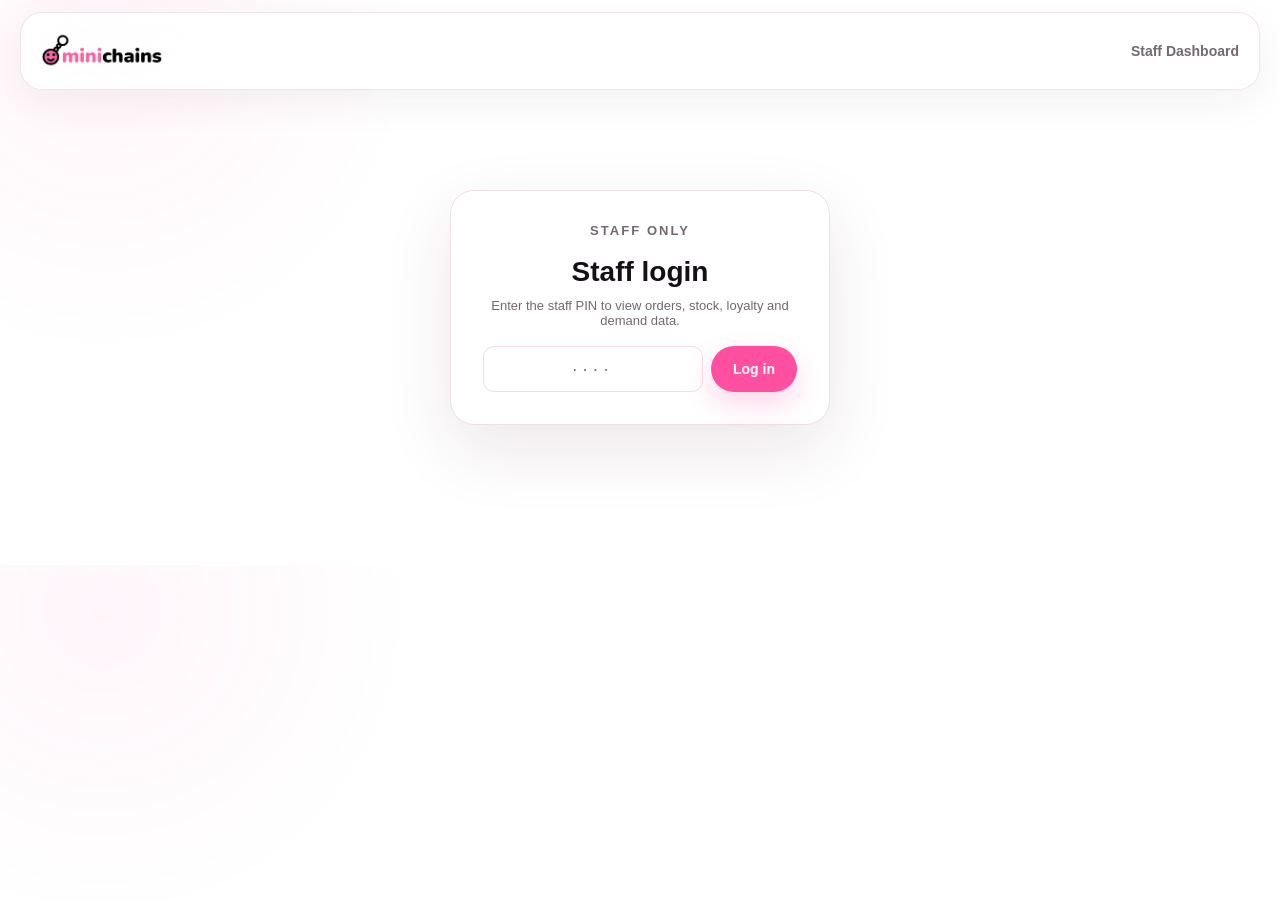
<file: admin.html>
<!doctype html>
<html lang="en">
<head>
  <meta charset="utf-8" />
  <meta name="viewport" content="width=device-width,initial-scale=1,viewport-fit=cover" />
  <meta name="theme-color" content="#fff6fa" />
  <meta name="robots" content="noindex,nofollow" />
  <title>MiniChains — Staff</title>
  <link rel="icon" href="assets/icons/favicon.svg" type="image/svg+xml" />
  <link rel="stylesheet" href="styles.css" />
  <link rel="stylesheet" href="admin.css" />
</head>
<body class="admin-body">
  <header class="site-header">
    <a class="brand" href="index.html" aria-label="MiniChains home"><img src="assets/images/mini-logo.png" alt="MiniChains" /></a>
    <span class="admin-header-title">Staff Dashboard</span>
    <button class="btn btn-ghost" id="adminLogoutBtn" hidden>Log out</button>
  </header>

  <main class="admin-main">
    <section class="admin-login-card" id="adminLoginCard">
      <p class="eyebrow">STAFF ONLY</p>
      <h1>Staff login</h1>
      <p>Enter the staff PIN to view orders, stock, loyalty and demand data.</p>
      <div class="staff-pin-row">
        <input id="adminPinInput" type="password" inputmode="numeric" autocomplete="off" placeholder="····">
        <button class="btn btn-primary" id="adminPinSubmit" type="button">Log in</button>
      </div>
      <small class="staff-pin-error" id="adminPinError" hidden>Incorrect PIN — try again.</small>
    </section>

    <section class="admin-dashboard" id="adminDashboard" hidden>
      <nav class="admin-tabs" id="adminTabs">
        <button class="active" data-view="overview">Overview</button>
        <button data-view="products">Inventory</button>
        <button data-view="orders">Orders</button>
        <button data-view="loyalty">Loyalty</button>
        <button data-view="promotions">Promotions</button>
        <button data-view="restock">Restock Requests</button>
        <button data-view="analytics">Analytics</button>
        <button data-view="auctions">Auctions</button>
      </nav>

      <div class="admin-panel" id="adminPanel">
        <p class="admin-loading" id="adminLoading">Loading…</p>
        <div id="adminContent"></div>
      </div>
    </section>
  </main>

  <script src="square-config.js"></script>
  <script src="admin.js"></script>
</body>
</html>
</file>
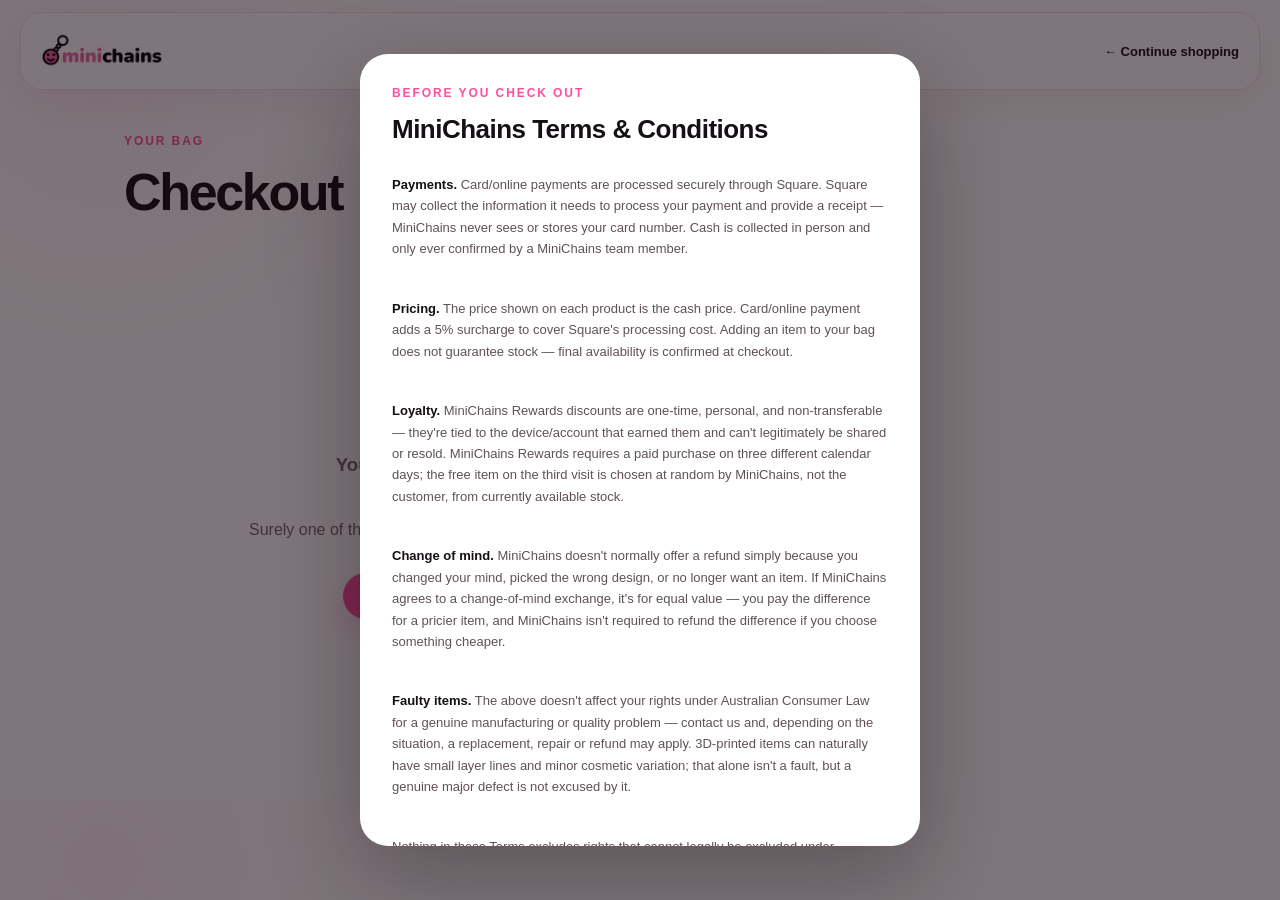
<file: checkout.html>
<!doctype html>
<html lang="en">
<head>
  <meta charset="utf-8" />
  <meta name="viewport" content="width=device-width,initial-scale=1,viewport-fit=cover" />
  <meta name="theme-color" content="#fff6fa" />
  <meta name="description" content="MiniChains — review your bag and checkout." />
  <title>MiniChains — Checkout</title>
  <link rel="icon" href="assets/icons/favicon.svg" type="image/svg+xml" />
  <link rel="stylesheet" href="styles.css" />
</head>
<body>
  <header class="site-header">
    <a class="brand" href="index.html" aria-label="MiniChains home"><img src="assets/images/mini-logo.png" alt="MiniChains" /></a>
    <a class="back-shop" href="index.html#shop">← Continue shopping</a>
  </header>

  <main class="checkout-page">
    <div class="checkout-head">
      <p class="eyebrow">YOUR BAG</p>
      <h1>Checkout</h1>
    </div>

    <div class="checkout-layout">
      <div class="checkout-items-col">
        <div class="cart-items" id="cartItems"></div>

        <div class="cart-empty" id="cartEmpty">
          <span>☺</span>
          <h3>Your bag is empty.</h3>
          <p>Surely one of these can survive your standards.</p>
          <a class="btn btn-primary" href="index.html#shop">Shop keychains</a>
        </div>
      </div>

      <div class="cart-summary" id="cartSummary">
        <div class="summary-row">
          <span>Subtotal</span>
          <strong id="cartSubtotal">A$0.00</strong>
        </div>

        <div class="payment-choice">
          <p>How do you want to pay?</p>
          <div class="payment-methods" role="group" aria-label="Payment method">
            <button class="payment-method active" type="button" data-payment="card" aria-pressed="true">
              <span class="payment-icon">▣</span>
              <span><strong>Card / Online</strong><small>Pay securely with Square</small></span>
            </button>
            <button class="payment-method" type="button" data-payment="cash" aria-pressed="false">
              <span class="payment-icon">A$</span>
              <span><strong>Cash</strong><small>Standard listed price</small></span>
            </button>
          </div>
        </div>

        <div class="rewards-card" id="rewardsCard">
          <p class="rewards-eyebrow">MINICHAINS REWARDS</p>
          <label for="rewardsUsernameInput">Rewards Username</label>
          <input id="rewardsUsernameInput" placeholder="Choose or enter your Rewards Username" autocomplete="off" maxlength="20">
          <small id="rewardsUsernameHint">e.g. ali123 — letters and numbers, 3–20 characters.</small>

          <div class="rewards-status" id="rewardsStatus" hidden>
            <div class="rewards-dots" id="rewardsDots" aria-hidden="true"><span></span><span></span><span></span></div>
            <p id="rewardsStatusTitle"></p>
            <p class="rewards-status-sub" id="rewardsStatusSub"></p>
          </div>

          <p class="rewards-cash-note" id="rewardsCashNote" hidden>MiniChains Rewards are available for card payments only.</p>
        </div>

        <div class="discount-stack" id="discountStack">
          <div class="cart-discount" id="cartLoyaltyDiscountRow" hidden>
            <span>🎉 MiniChains Rewards · 10% off</span>
            <strong id="cartLoyaltyDiscount">−A$0.00</strong>
          </div>
          <div class="cart-discount free-prize-row" id="cartLoyaltyFreeRow" hidden>
            <span>🎁 MiniChains Rewards · free mystery keychain</span>
            <strong>A$0.00</strong>
          </div>
          <div class="cart-discount cash-discount" id="cartCashDiscountRow" hidden>
            <span>Card surcharge · 5%</span>
            <strong id="cartCashDiscount">+A$0.00</strong>
          </div>
          <div class="cash-rounding" id="cashRoundingRow" hidden>
            <span>Cash rounding</span>
            <strong id="cashRounding">A$0.00</strong>
          </div>
        </div>

        <div class="summary-total">
          <span id="cartTotalLabel">Total</span>
          <strong id="cartTotal">A$0.00</strong>
        </div>

        <div class="cash-saving-note" id="cashSavingNote" hidden>
          Card / online selected: a 5% surcharge is added per item to cover Square's payment processing cost.
        </div>

        <section class="checkout-survey">
          <div class="survey-head">
            <span>OPTIONAL</span>
            <strong>Help our school project</strong>
          </div>
          <p>Your feedback helps us understand what students actually like.</p>

          <form id="checkoutSurveyForm">
            <label>
              <span>First name</span>
              <input id="surveyFirstName" maxlength="40" placeholder="First name">
            </label>

            <label>
              <span>Your level</span>
              <input id="surveyLevel" maxlength="30" placeholder="e.g. Year 11">
            </label>

            <label>
              <span>Your comment</span>
              <textarea id="surveyComment" maxlength="500" rows="3" placeholder="What did you think?"></textarea>
            </label>

            <small id="surveyMessage">Optional. You can checkout without filling this in.</small>
            <button class="btn btn-primary full" type="submit" id="surveySubmitBtn">Submit feedback</button>
          </form>

          <div class="survey-done" id="surveyDone" hidden>
            <span class="survey-tick" aria-hidden="true">✓</span>
            <div>
              <strong>Thanks for your feedback!</strong>
              <small id="surveyDoneMeta"></small>
            </div>
          </div>
        </section>

        <button class="btn btn-primary full" id="checkoutBtn">Pay securely with Square</button>
        <small id="checkoutNote">Choose card for online Square checkout, or cash to pay the standard listed price in person.</small>
        <small><a href="#" data-review-terms>Terms &amp; Conditions</a></small>
      </div>
    </div>
  </main>

  <div class="toast" id="toast" role="status" aria-live="polite"></div>

  <div class="terms-modal" id="termsModal" aria-hidden="true" role="dialog" aria-modal="true" aria-labelledby="termsTitle">
    <div class="terms-backdrop"></div>
    <section class="terms-card">
      <p class="eyebrow">BEFORE YOU CHECK OUT</p>
      <h2 id="termsTitle">MiniChains Terms &amp; Conditions</h2>
      <div class="terms-body">
        <p><strong>Payments.</strong> Card/online payments are processed securely through Square. Square may collect the information it needs to process your payment and provide a receipt — MiniChains never sees or stores your card number. Cash is collected in person and only ever confirmed by a MiniChains team member.</p>
        <p><strong>Pricing.</strong> The price shown on each product is the cash price. Card/online payment adds a 5% surcharge to cover Square's processing cost. Adding an item to your bag does not guarantee stock — final availability is confirmed at checkout.</p>
        <p><strong>Loyalty.</strong> MiniChains Rewards discounts are one-time, personal, and non-transferable — they're tied to the device/account that earned them and can't legitimately be shared or resold. MiniChains Rewards requires a paid purchase on three different calendar days; the free item on the third visit is chosen at random by MiniChains, not the customer, from currently available stock.</p>
        <p><strong>Change of mind.</strong> MiniChains doesn't normally offer a refund simply because you changed your mind, picked the wrong design, or no longer want an item. If MiniChains agrees to a change-of-mind exchange, it's for equal value — you pay the difference for a pricier item, and MiniChains isn't required to refund the difference if you choose something cheaper.</p>
        <p><strong>Faulty items.</strong> The above doesn't affect your rights under Australian Consumer Law for a genuine manufacturing or quality problem — contact us and, depending on the situation, a replacement, repair or refund may apply. 3D-printed items can naturally have small layer lines and minor cosmetic variation; that alone isn't a fault, but a genuine major defect is not excused by it.</p>
        <p id="termsAuctionClause" hidden><strong>Daily Auction.</strong> Placing a bid is free — there is no payment or obligation just for bidding, and a bid does not mean you've won. The highest valid bid when MiniChains's server closes the auction normally wins; MiniChains's server clock decides the closing time, not your device. Invalid, manipulated, or late bids may be rejected. The winner will be contacted or shown their winning status and is responsible for completing payment within the stated window; if they don't, MiniChains may cancel that win and may offer the item to another valid bidder, at MiniChains's discretion — a second bidder is never charged automatically. No bidder's name or contact details are ever shown publicly. An auction item remains subject to the winner actually completing payment.</p>
        <p>Nothing in these Terms excludes rights that cannot legally be excluded under Australian Consumer Law.</p>
      </div>
      <div class="terms-actions" id="termsActions">
        <button class="btn btn-ghost" id="termsDecline" type="button">Decline</button>
        <button class="btn btn-primary" id="termsAccept" type="button">Accept &amp; continue</button>
      </div>
      <div class="terms-declined-state" id="termsDeclinedState" hidden>
        <p class="terms-decline-note">TERMS NOT ACCEPTED — MiniChains can't process purchases unless the Terms &amp; Conditions are accepted. You can review and accept any time from the link above.</p>
        <button class="btn btn-ghost full" id="termsReviewAgain" type="button">Review Terms</button>
        <button class="btn btn-primary full" id="termsContinueBrowsing" type="button">Continue browsing</button>
      </div>
    </section>
  </div>

  <script src="products.js"></script>
  <script src="square-config.js"></script>
  <script src="feedback-config.js"></script>
  <script src="terms.js"></script>
  <script src="analytics.js"></script>
  <script src="checkout.js"></script>
</body>
</html>
</file>
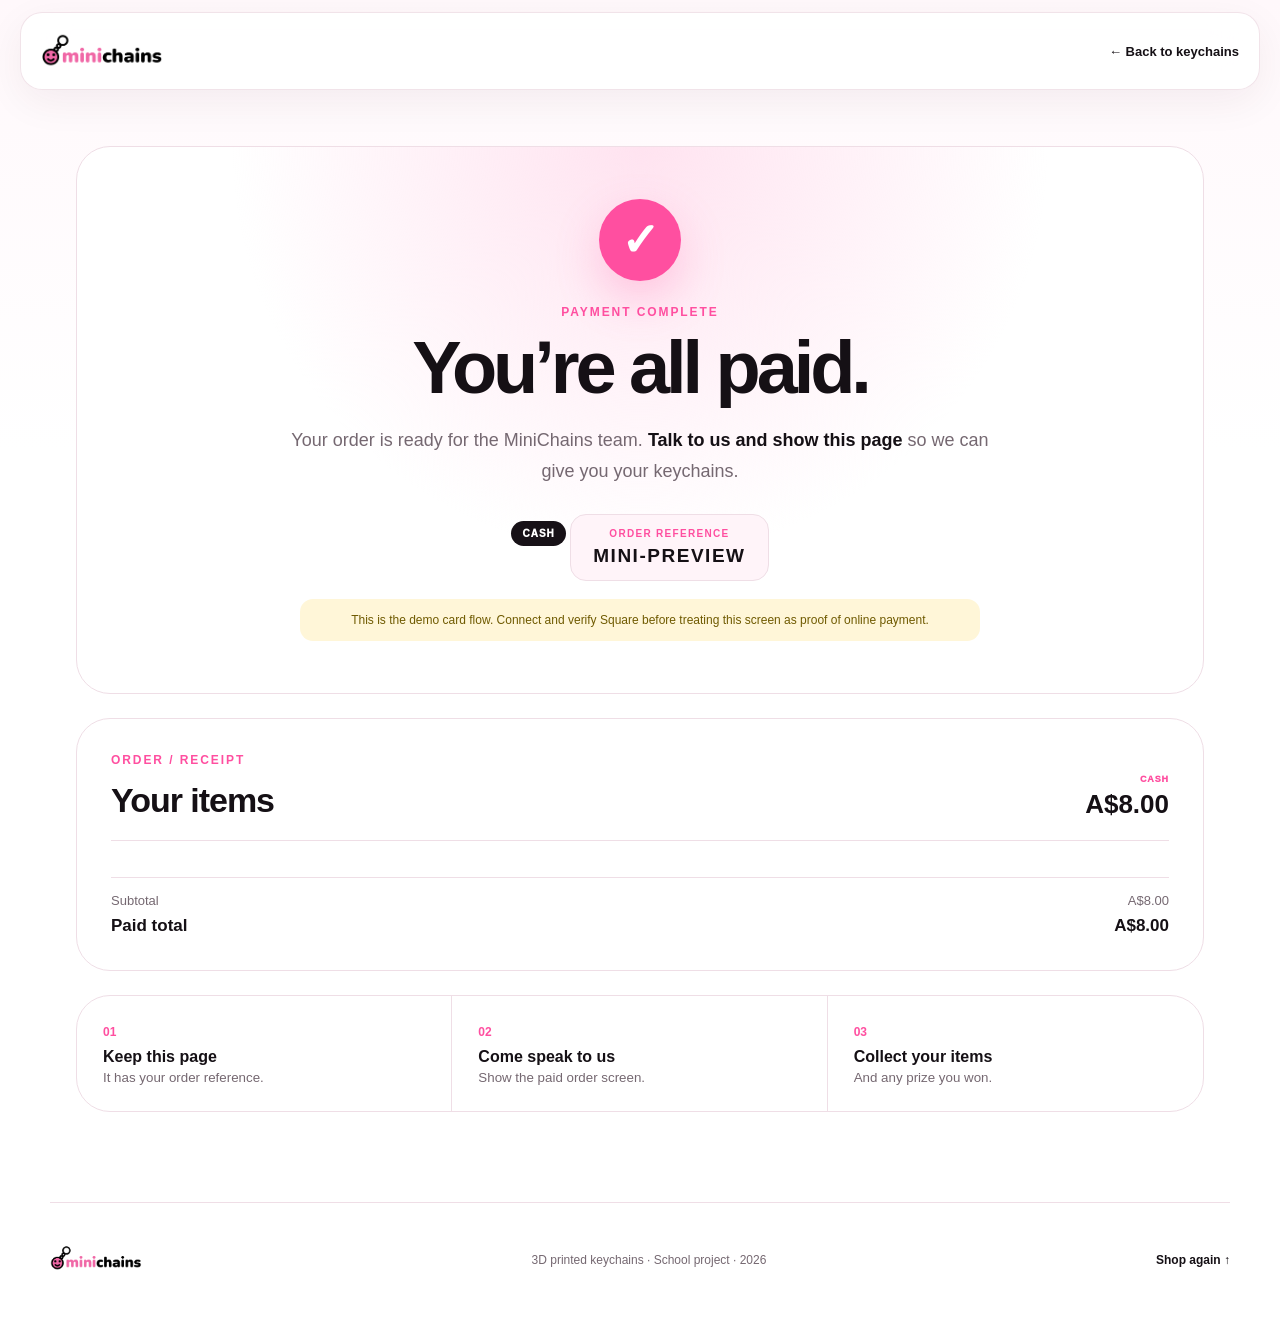
<file: success.html>
<!doctype html>
<html lang="en">
<head>
  <meta charset="utf-8" />
  <meta name="viewport" content="width=device-width,initial-scale=1,viewport-fit=cover" />
  <meta name="theme-color" content="#fff6fa" />
  <title>MiniChains — Order confirmation</title>
  <link rel="icon" href="assets/icons/favicon.svg" type="image/svg+xml" />
  <link rel="stylesheet" href="styles.css" />
  <link rel="stylesheet" href="success.css" />
</head>
<body class="success-body">
  <header class="site-header success-header">
    <a class="brand" href="index.html" aria-label="MiniChains home"><img src="assets/images/mini-logo.png" alt="MiniChains" /></a>
    <a class="back-shop" href="index.html#shop">← Back to keychains</a>
  </header>

  <main class="success-main">
    <section class="paid-card" id="statusCard">
      <div class="paid-icon" id="statusIcon" aria-hidden="true">✓</div>
      <p class="eyebrow" id="statusEyebrow">PAYMENT COMPLETE</p>
      <h1 id="statusTitle">You’re all paid.</h1>
      <p class="paid-lead" id="statusLead">Your order is ready for the MiniChains team. <strong>Talk to us and show this page</strong> so we can give you your keychains.</p>

      <div class="payment-method-badge" id="paymentMethodBadge">CARD / ONLINE</div>

      <div class="order-reference">
        <span>ORDER REFERENCE</span>
        <strong id="orderRef">MINI-DEMO</strong>
      </div>

      <div class="demo-warning" id="demoWarning" hidden>
        This is the demo card flow. Connect and verify Square before treating this screen as proof of online payment.
      </div>
    </section>

    <section class="cash-payment-card" id="cashPaymentCard" hidden>
      <div>
        <p class="eyebrow">CASH PAYMENT</p>
        <h2>Collect this amount in cash.</h2>
        <p>This is the standard listed price — no card surcharge. MiniChains Rewards discounts are card only.</p>
      </div>
      <div class="cash-amount-box">
        <span>AMOUNT TO COLLECT</span>
        <strong id="cashDueAmount">A$0.00</strong>
        <small>Rounded down to the nearest whole dollar.</small>
      </div>
      <button class="btn btn-primary" id="confirmCashBtn">Cash received</button>
      <small class="cash-confirm-note">Staff only — tap this only after the cash has actually been handed over. You'll be asked for the staff PIN.</small>

      <div class="staff-pin-box" id="staffPinBox" hidden>
        <label for="staffPinInput">Staff PIN</label>
        <div class="staff-pin-row">
          <input id="staffPinInput" type="password" inputmode="numeric" autocomplete="off" placeholder="····">
          <button class="btn btn-primary" id="staffPinSubmit" type="button">Confirm</button>
        </div>
        <small class="staff-pin-error" id="staffPinError" hidden>Incorrect PIN — try again.</small>
      </div>
    </section>

    <section class="order-card">
      <div class="order-title"><div><p class="eyebrow">ORDER / RECEIPT</p><h2>Your items</h2></div><div class="order-total-wrap"><span id="orderPaymentMethod">CARD</span><strong id="orderTotal">A$0.00</strong></div></div>
      <div class="success-items" id="successItems"></div>
      
      <div class="receipt-prize" id="receiptLoyaltyFree" hidden>
        <span>MINICHAINS REWARDS · VISIT 3</span>
        <strong id="receiptLoyaltyFreeName"></strong>
        <small>Free mystery keychain — chosen completely at random by the site.</small>
      </div>

      <div class="order-breakdown" id="orderBreakdown"></div>

      <div class="rewards-order-note" id="rewardsOrderNote" hidden></div>

    </section>

    <section class="survey-card" id="surveyCard" hidden>
      <p class="eyebrow">OPTIONAL SURVEY</p>
      <h2>Help our school project</h2>
      <p>Your feedback helps us understand what students actually like.</p>

      <form id="surveyForm" class="checkout-survey">
        <label>
          <span>First name</span>
          <input id="surveyFirstName" maxlength="40" placeholder="First name">
        </label>
        <label>
          <span>Your level</span>
          <input id="surveyLevel" maxlength="30" placeholder="e.g. Year 11">
        </label>
        <label>
          <span>Your comment</span>
          <textarea id="surveyComment" maxlength="500" rows="3" placeholder="What did you think?"></textarea>
        </label>
        <small>Optional. Leave anything blank if you'd rather not say.</small>
        <button class="btn btn-primary full" type="submit" id="surveySubmitBtn">Submit feedback</button>
      </form>

      <div class="survey-done" id="surveyDone" hidden>
        <span class="survey-tick" aria-hidden="true">✓</span>
        <div>
          <strong>Thanks for your feedback!</strong>
          <small id="surveyDoneMeta"></small>
        </div>
      </div>
    </section>


    <section class="collect-card">
      <div><span>01</span><strong>Keep this page</strong><small>It has your order reference.</small></div>
      <div><span>02</span><strong>Come speak to us</strong><small>Show the paid order screen.</small></div>
      <div><span>03</span><strong>Collect your items</strong><small>And any prize you won.</small></div>
    </section>
  </main>

  <footer><a class="footer-brand" href="index.html"><img src="assets/images/mini-logo.png" alt="MiniChains"></a><p>3D printed keychains · School project · 2026</p><a href="index.html#shop">Shop again ↑</a></footer>

  <div class="toast" id="toast" role="status" aria-live="polite"></div>
  <script src="products.js"></script>
  <script src="square-config.js"></script>
  <script src="success.js"></script>
</body>
</html>
</file>
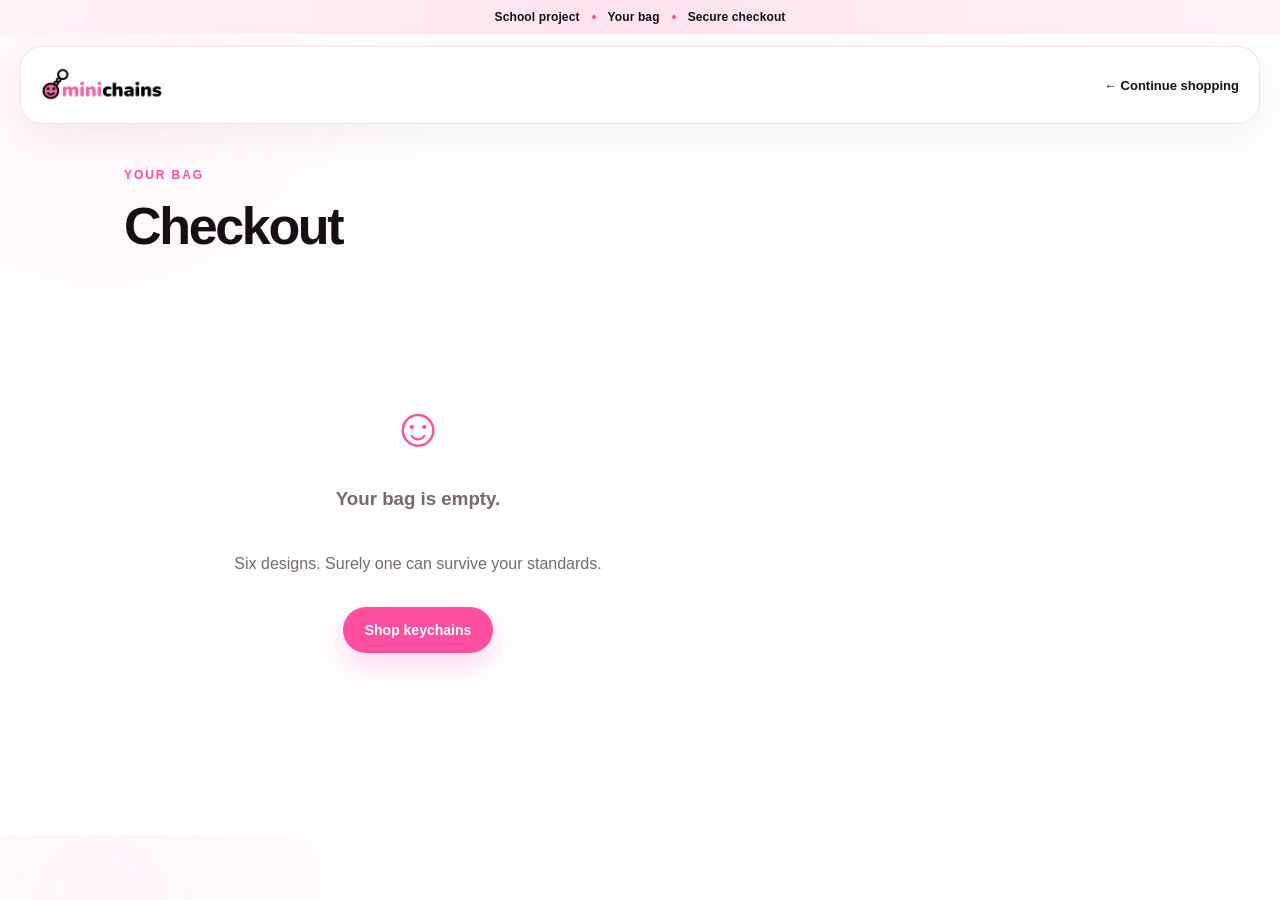
<file: minikeychainsite/checkout.html>
<!doctype html>
<html lang="en">
<head>
  <meta charset="utf-8" />
  <meta name="viewport" content="width=device-width,initial-scale=1,viewport-fit=cover" />
  <meta name="theme-color" content="#fff6fa" />
  <meta name="description" content="mini — review your bag and checkout." />
  <title>mini — Checkout</title>
  <link rel="icon" href="assets/icons/favicon.svg" type="image/svg+xml" />
  <link rel="stylesheet" href="styles.css" />
</head>
<body>
  <div class="announcement">
    <span>School project</span><i></i><span>Your bag</span><i></i><span>Secure checkout</span>
  </div>

  <header class="site-header">
    <a class="brand" href="index.html" aria-label="mini home"><img src="assets/images/mini-logo.png" alt="mini" /></a>
    <a class="back-shop" href="index.html#shop">← Continue shopping</a>
  </header>

  <main class="checkout-page">
    <div class="checkout-head">
      <p class="eyebrow">YOUR BAG</p>
      <h1>Checkout</h1>
    </div>

    <div class="checkout-layout">
      <div class="checkout-items-col">
        <div class="cart-items" id="cartItems"></div>

        <div class="cart-empty" id="cartEmpty">
          <span>☺</span>
          <h3>Your bag is empty.</h3>
          <p>Six designs. Surely one can survive your standards.</p>
          <a class="btn btn-primary" href="index.html#shop">Shop keychains</a>
        </div>
      </div>

      <div class="cart-summary" id="cartSummary">
        <div class="summary-row">
          <span>Subtotal</span>
          <strong id="cartSubtotal">A$0.00</strong>
        </div>

        <div class="promo-entry">
          <label for="promoInput">One-time discount code</label>
          <div>
            <input id="promoInput" placeholder="MINI10-XXXXXX" autocomplete="off">
            <button id="applyPromo" type="button">Apply</button>
          </div>
          <small id="promoMessage"></small>
        </div>

        <div class="payment-choice">
          <p>How do you want to pay?</p>
          <div class="payment-methods" role="group" aria-label="Payment method">
            <button class="payment-method active" type="button" data-payment="card" aria-pressed="true">
              <span class="payment-icon">▣</span>
              <span><strong>Card / Online</strong><small>Pay securely with Square</small></span>
            </button>
            <button class="payment-method" type="button" data-payment="cash" aria-pressed="false">
              <span class="payment-icon">A$</span>
              <span><strong>Cash</strong><small>5% off automatically</small></span>
            </button>
          </div>
        </div>

        <div class="discount-stack" id="discountStack">
          <div class="cart-discount" id="cartPromoDiscountRow" hidden>
            <span id="cartPromoDiscountLabel">Promo discount</span>
            <strong id="cartPromoDiscount">−A$0.00</strong>
          </div>

          <div class="cart-discount free-prize-row" id="cartFreePrizeRow" hidden>
            <span id="cartFreePrizeLabel">Free prize</span>
            <strong id="cartFreePrize">A$0.00</strong>
          </div>

          <div class="cart-discount cash-discount" id="cartCashDiscountRow" hidden>
            <span>Cash discount · 5%</span>
            <strong id="cartCashDiscount">−A$0.00</strong>
          </div>
          <div class="cash-rounding" id="cashRoundingRow" hidden>
            <span>Cash rounding</span>
            <strong id="cashRounding">A$0.00</strong>
          </div>
        </div>

        <div class="summary-total">
          <span id="cartTotalLabel">Total</span>
          <strong id="cartTotal">A$0.00</strong>
        </div>

        <div class="cash-saving-note" id="cashSavingNote" hidden>
          Cash selected: 5% is applied to the full basket, then the final cash total is rounded down to a whole dollar.
        </div>

        <section class="checkout-survey">
          <div class="survey-head">
            <span>OPTIONAL</span>
            <strong>Help our school project</strong>
          </div>
          <p>Your feedback helps us understand what students actually like.</p>

          <label>
            <span>First name</span>
            <input id="surveyFirstName" maxlength="40" placeholder="First name">
          </label>

          <label>
            <span>Your level</span>
            <input id="surveyLevel" maxlength="30" placeholder="e.g. Year 11">
          </label>

          <label>
            <span>Your comment</span>
            <textarea id="surveyComment" maxlength="500" rows="3" placeholder="What did you think?"></textarea>
          </label>

          <small id="surveyMessage">Optional. You can checkout without filling this in.</small>
        </section>

        <button class="btn btn-primary full" id="checkoutBtn">Pay securely with Square</button>
        <small id="checkoutNote">Choose card for online Square checkout, or cash for an automatically discounted cash order.</small>
      </div>
    </div>
  </main>

  <div class="toast" id="toast" role="status" aria-live="polite"></div>

  <script src="products.js"></script>
  <script src="square-config.js"></script>
  <script src="feedback-config.js"></script>
  <script src="checkout.js"></script>
</body>
</html>
</file>
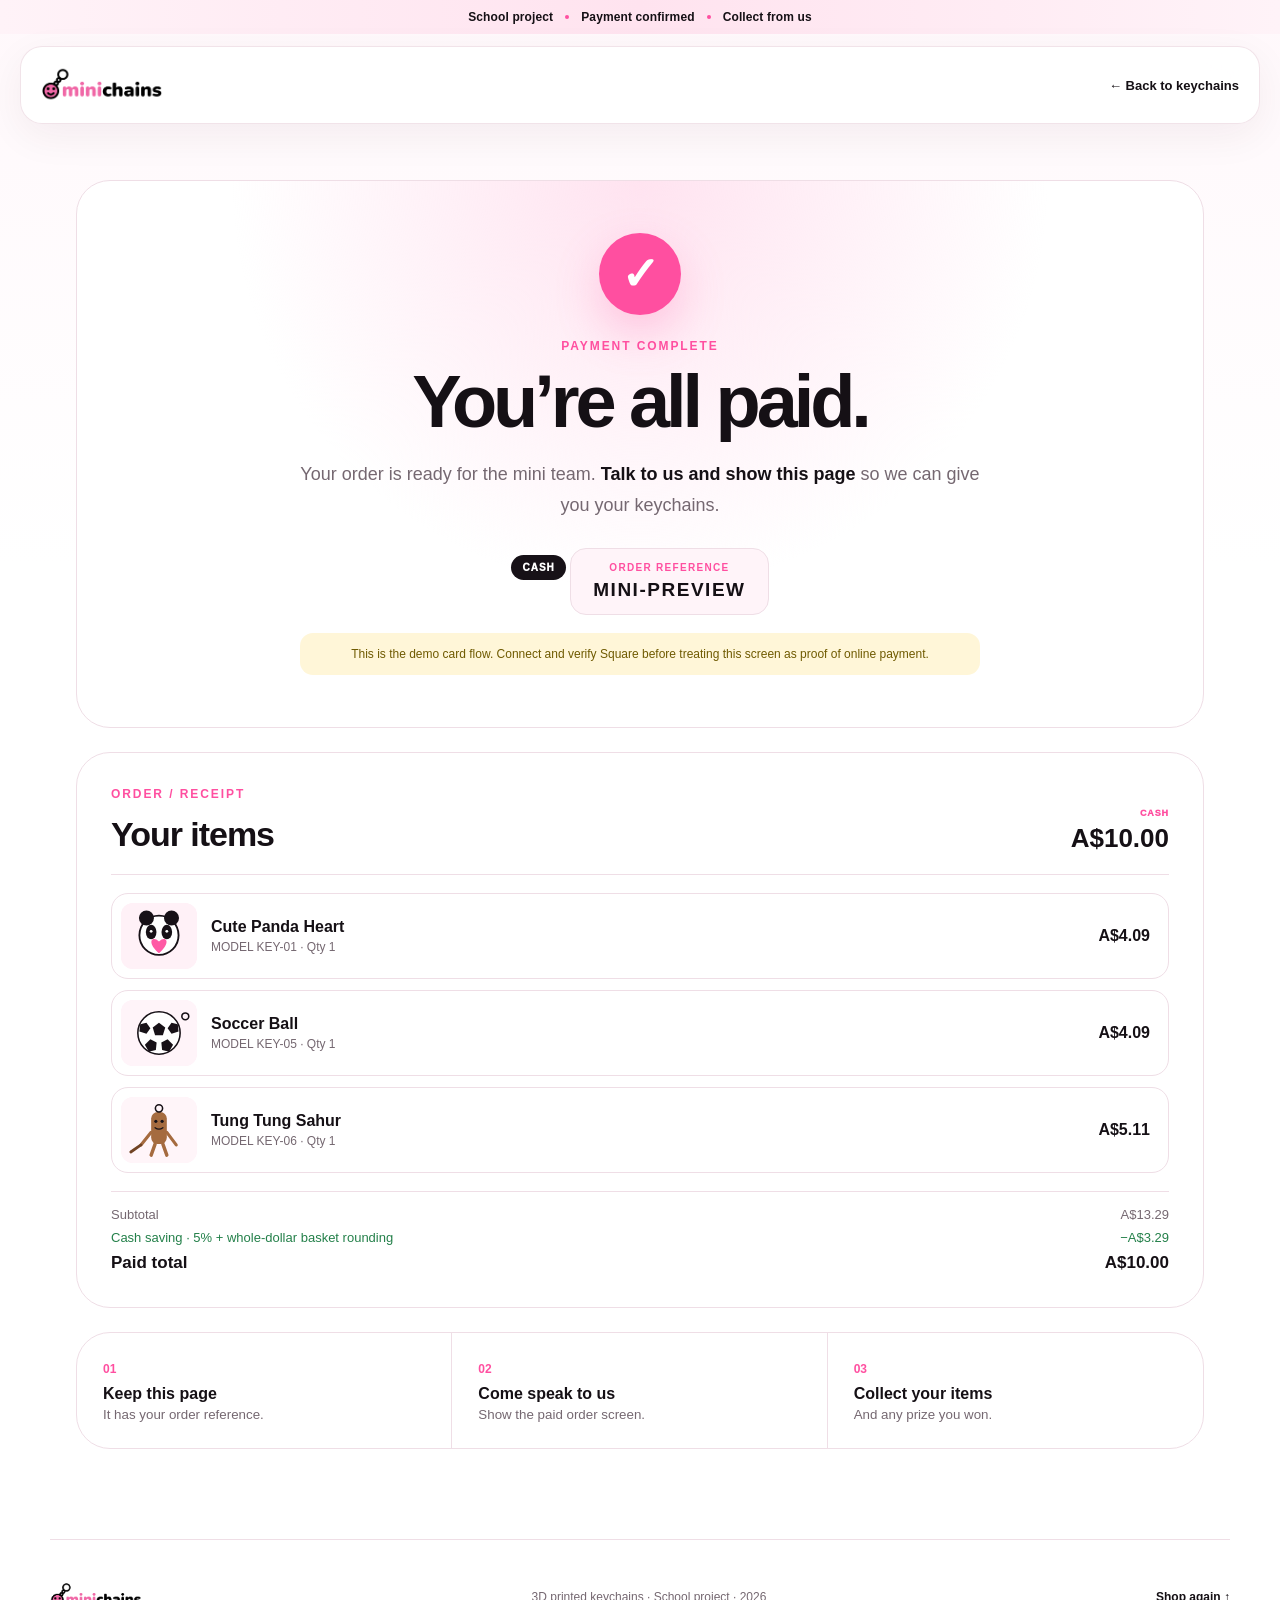
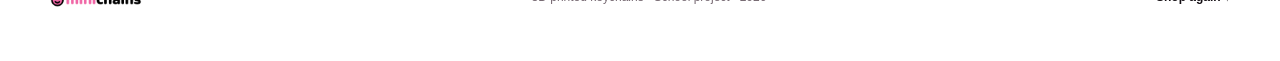
<file: minikeychainsite/success.html>
<!doctype html>
<html lang="en">
<head>
  <meta charset="utf-8" />
  <meta name="viewport" content="width=device-width,initial-scale=1,viewport-fit=cover" />
  <meta name="theme-color" content="#fff6fa" />
  <title>mini — Order confirmation</title>
  <link rel="icon" href="assets/icons/favicon.svg" type="image/svg+xml" />
  <link rel="stylesheet" href="styles.css" />
  <link rel="stylesheet" href="success.css" />
</head>
<body class="success-body">
  <div class="announcement"><span>School project</span><i></i><span id="announcementStatus">Order confirmation</span><i></i><span>Collect from us</span></div>
  <header class="site-header success-header">
    <a class="brand" href="index.html" aria-label="mini home"><img src="assets/images/mini-logo.png" alt="mini" /></a>
    <a class="back-shop" href="index.html#shop">← Back to keychains</a>
  </header>

  <main class="success-main">
    <section class="paid-card" id="statusCard">
      <div class="paid-icon" id="statusIcon" aria-hidden="true">✓</div>
      <p class="eyebrow" id="statusEyebrow">PAYMENT COMPLETE</p>
      <h1 id="statusTitle">You’re all paid.</h1>
      <p class="paid-lead" id="statusLead">Your order is ready for the mini team. <strong>Talk to us and show this page</strong> so we can give you your keychains.</p>

      <div class="payment-method-badge" id="paymentMethodBadge">CARD / ONLINE</div>

      <div class="order-reference">
        <span>ORDER REFERENCE</span>
        <strong id="orderRef">MINI-DEMO</strong>
      </div>

      <div class="demo-warning" id="demoWarning" hidden>
        This is the demo card flow. Connect and verify Square before treating this screen as proof of online payment.
      </div>
    </section>

    <section class="cash-payment-card" id="cashPaymentCard" hidden>
      <div>
        <p class="eyebrow">CASH PAYMENT</p>
        <h2>Collect this amount in cash.</h2>
        <p>The 5% cash discount has already been applied automatically. Any existing promo code is stacked with it.</p>
      </div>
      <div class="cash-amount-box">
        <span>AMOUNT TO COLLECT</span>
        <strong id="cashDueAmount">A$0.00</strong>
        <small>Rounded down to the nearest whole dollar.</small>
      </div>
      <button class="btn btn-primary" id="confirmCashBtn">Cash received</button>
      <small class="cash-confirm-note">Tap this only after the cash has actually been handed over. This school-project version stores the confirmation on this device.</small>
    </section>

    <section class="order-card">
      <div class="order-title"><div><p class="eyebrow">ORDER / RECEIPT</p><h2>Your items</h2></div><div class="order-total-wrap"><span id="orderPaymentMethod">CARD</span><strong id="orderTotal">A$0.00</strong></div></div>
      <div class="success-items" id="successItems"></div>
      
      <div class="receipt-prize" id="receiptPrize" hidden>
        <span>PRIZE</span>
        <strong id="receiptPrizeName"></strong>
        <small>Free from Spin & Win</small>
      </div>

      <div class="order-breakdown" id="orderBreakdown"></div>

    </section>

    <section class="survey-card" id="surveyCard" hidden>
      <p class="eyebrow">OPTIONAL SURVEY</p>
      <h2>Help our school project</h2>
      <p>Your feedback helps us understand what students actually like.</p>

      <form id="surveyForm" class="checkout-survey">
        <label>
          <span>First name</span>
          <input id="surveyFirstName" maxlength="40" placeholder="First name">
        </label>
        <label>
          <span>Your level</span>
          <input id="surveyLevel" maxlength="30" placeholder="e.g. Year 11">
        </label>
        <label>
          <span>Your comment</span>
          <textarea id="surveyComment" maxlength="500" rows="3" placeholder="What did you think?"></textarea>
        </label>
        <small>Optional. Leave anything blank if you'd rather not say.</small>
        <button class="btn btn-primary full" type="submit" id="surveySubmitBtn">Submit feedback</button>
      </form>

      <div class="survey-done" id="surveyDone" hidden>
        <span class="survey-tick" aria-hidden="true">✓</span>
        <div>
          <strong>Thanks for your feedback!</strong>
          <small id="surveyDoneMeta"></small>
        </div>
      </div>
    </section>


    <section class="prize-result" id="prizeResult" hidden>
      <div class="result-burst">★</div>
      <div>
        <p class="eyebrow" id="resultEyebrow">YOUR RESULT</p>
        <h2 id="resultTitle"></h2>
        <p id="resultText"></p>
        <div class="promo-code-box" id="promoCodeBox" hidden><span>ONE-TIME DISCOUNT CODE</span><div><strong id="promoCode"></strong><button id="copyCode">Copy</button></div><small>Use this code on a future order. In this static demo it is enforced once per browser; production one-time enforcement must be server-side.</small></div>
        <div class="free-item-box" id="freeItemBox" hidden><img id="freeItemImage" alt=""><div><span>YOUR FREE ITEM</span><strong id="freeItemName"></strong><small>Show this result to us when collecting.</small></div></div>
      </div>
    </section>

    <section class="collect-card">
      <div><span>01</span><strong>Keep this page</strong><small>It has your order reference.</small></div>
      <div><span>02</span><strong>Come speak to us</strong><small>Show the paid order screen.</small></div>
      <div><span>03</span><strong>Collect your items</strong><small>And any prize you won.</small></div>
    </section>
  </main>

  <footer><a class="footer-brand" href="index.html"><img src="assets/images/mini-logo.png" alt="mini"></a><p>3D printed keychains · School project · 2026</p><a href="index.html#shop">Shop again ↑</a></footer>

  <div class="toast" id="toast" role="status" aria-live="polite"></div>
  <script src="products.js"></script>
  <script src="success.js"></script>
</body>
</html>
</file>
<file: styles.css>
:root{--pink:#ff5aa5;--pink2:#ff87bd;--soft:#fff5fa;--soft2:#ffe8f2;--ink:#171117;--muted:#746770;--line:#f2dbe6;--white:#fff;--shadow:0 22px 60px rgba(87,29,56,.12)}*{box-sizing:border-box}html{scroll-behavior:smooth}body{margin:0;font-family:Inter,ui-sans-serif,-apple-system,BlinkMacSystemFont,"Segoe UI",sans-serif;color:var(--ink);background:#fff}button,input{font:inherit}button,a{-webkit-tap-highlight-color:transparent}.announcement{height:34px;display:flex;align-items:center;justify-content:center;gap:12px;background:linear-gradient(90deg,#fff3f8,#ffe3ef,#fff3f8);font-size:12px;font-weight:700;letter-spacing:.01em}.announcement i{width:4px;height:4px;border-radius:50%;background:var(--pink)}.site-header{height:82px;display:flex;align-items:center;justify-content:space-between;padding:0 max(5vw,24px);position:sticky;top:0;z-index:50;background:rgba(255,255,255,.94);backdrop-filter:blur(16px);border-bottom:1px solid rgba(242,219,230,.65)}.brand img{display:block;width:134px;height:52px;object-fit:contain;object-position:left center}.desktop-nav{display:flex;gap:38px}.desktop-nav a,.mobile-nav a{color:var(--ink);text-decoration:none;font-weight:700;font-size:14px}.desktop-nav a:hover{color:var(--pink)}.header-actions{display:flex;align-items:center;gap:8px}.icon-btn,.menu-btn{width:42px;height:42px;border:0;background:transparent;display:grid;place-items:center;cursor:pointer;position:relative}.icon-btn svg{width:23px;height:23px;fill:none;stroke:currentColor;stroke-width:1.8}.cart-count{position:absolute;right:0;top:0;background:var(--pink);color:#fff;min-width:18px;height:18px;border-radius:999px;font-size:11px;font-weight:900;display:grid;place-items:center}.menu-btn{display:none}.menu-btn span{width:22px;height:2px;background:#111;display:block;margin:3px}.search-panel{position:fixed;top:116px;left:0;right:0;background:#fff;z-index:45;padding:24px max(7vw,24px) 28px;border-bottom:1px solid var(--line);box-shadow:0 20px 50px rgba(70,20,45,.08);transform:translateY(-170%);transition:.28s}.search-panel.open{transform:translateY(0)}.search-panel label{display:block;font-weight:900;font-size:12px;letter-spacing:.12em;text-transform:uppercase;color:var(--pink);margin-bottom:8px}.search-row{display:flex;gap:12px}.search-row input{flex:1;border:1px solid var(--line);border-radius:18px;padding:16px 18px;font-size:18px;outline:none}.search-row input:focus{border-color:var(--pink)}.search-row button{width:54px;border:0;border-radius:18px;background:var(--soft);font-size:25px;cursor:pointer}.mobile-nav{display:none}.hero-slider{background:linear-gradient(120deg,#fff9fc 0%,#ffe7f2 53%,#ffcde1 100%);position:relative;overflow:hidden}.hero-slider:before{content:"";position:absolute;width:520px;height:520px;border-radius:50%;right:-120px;top:-180px;background:rgba(255,255,255,.24)}.slides{min-height:575px;position:relative;max-width:1440px;margin:auto}.hero-slide{position:absolute;inset:0;display:grid;grid-template-columns:1.05fr .95fr;align-items:center;padding:60px max(6vw,42px) 78px;opacity:0;visibility:hidden;transform:translateX(30px);transition:opacity .45s,transform .45s}.hero-slide.active{opacity:1;visibility:visible;transform:none}.hero-copy{max-width:625px;position:relative;z-index:3}.eyebrow{font-size:12px;color:var(--pink);font-weight:900;letter-spacing:.16em;margin:0 0 14px}.hero-copy h1{font-size:clamp(48px,6vw,86px);letter-spacing:-.06em;line-height:.92;margin:0 0 25px}.hero-copy h1 span{color:var(--pink)}.hero-copy>p:not(.eyebrow){font-size:18px;line-height:1.65;color:#5e5259;max-width:560px}.hero-actions{display:flex;gap:12px;flex-wrap:wrap;margin-top:30px}.btn{display:inline-flex;align-items:center;justify-content:center;gap:10px;border-radius:16px;padding:14px 20px;text-decoration:none;border:1px solid transparent;font-weight:900;font-size:14px;cursor:pointer}.btn-primary{background:var(--pink);color:white;box-shadow:0 12px 30px rgba(255,90,165,.27)}.btn-primary:hover{transform:translateY(-1px)}.btn-ghost{background:rgba(255,255,255,.7);border-color:#efb9d1;color:var(--ink)}.mini-note{display:flex;align-items:center;gap:11px;margin-top:27px;font-size:13px;color:#635760}.mini-note strong{color:var(--ink)}.hero-art{height:430px;position:relative;display:flex;align-items:center;justify-content:center;gap:0}.hero-art img{width:min(430px,85%);border-radius:40px;box-shadow:var(--shadow)}.hero-art.triple img{position:absolute;width:51%;max-width:310px}.hero-art.triple img:nth-child(1){transform:translate(-27%,-8%) rotate(-7deg);z-index:3}.hero-art.triple img:nth-child(2){transform:translate(30%,19%) rotate(8deg);z-index:2}.hero-art.triple img:nth-child(3){transform:translate(31%,-27%) rotate(6deg);z-index:1}.hero-art.double img{position:absolute;width:55%;max-width:330px}.hero-art.double img:first-child{transform:translate(-23%,0) rotate(-6deg);z-index:2}.hero-art.double img:last-child{transform:translate(27%,7%) rotate(6deg)}.slider-controls{position:absolute;z-index:8;bottom:24px;left:50%;transform:translateX(-50%);display:flex;align-items:center;gap:14px;background:rgba(255,255,255,.78);backdrop-filter:blur(10px);padding:7px 10px;border-radius:999px;border:1px solid rgba(255,255,255,.8)}.slider-controls>button{width:32px;height:32px;border:0;background:transparent;border-radius:50%;cursor:pointer}.dots{display:flex;gap:7px}.dots button{width:7px;height:7px;border:0;border-radius:999px;background:#dcb4c7;padding:0;cursor:pointer;transition:.25s}.dots button.active{width:26px;background:var(--pink)}.quick-strip{max-width:1240px;margin:-1px auto 0;padding:34px 30px;display:grid;grid-template-columns:repeat(3,1fr);gap:1px;background:var(--line);border-left:1px solid var(--line);border-right:1px solid var(--line)}.quick-strip>div{background:white;padding:18px 28px;display:grid;grid-template-columns:auto 1fr auto;grid-template-areas:"num label price" "num small small";align-items:center;column-gap:15px}.quick-strip span{grid-area:num;color:var(--pink);font-weight:900;font-size:12px}.quick-strip strong{grid-area:label;font-size:14px}.quick-strip b{grid-area:price;font-size:22px}.quick-strip small{grid-area:small;color:var(--muted);margin-top:4px}.shop-section{max-width:1240px;margin:auto;padding:92px 30px 70px}.section-head{display:flex;justify-content:space-between;gap:40px;align-items:end;margin-bottom:30px}.section-head h2,.project-note h2{font-size:clamp(34px,4vw,58px);letter-spacing:-.045em;margin:0}.section-note{max-width:330px;color:var(--muted);line-height:1.6}.shop-toolbar{display:flex;justify-content:space-between;align-items:center;gap:20px;margin-bottom:25px}.filters{display:flex;gap:8px;flex-wrap:wrap}.filters button{border:1px solid var(--line);background:#fff;border-radius:999px;padding:10px 15px;font-weight:800;font-size:12px;cursor:pointer}.filters button.active{background:var(--ink);color:#fff;border-color:var(--ink)}.product-count{font-size:13px;color:var(--muted);font-weight:700}.product-grid{display:grid;grid-template-columns:repeat(3,1fr);gap:22px}.product-card{border:1px solid var(--line);border-radius:28px;overflow:hidden;background:#fff;transition:.25s}.product-card:hover{transform:translateY(-5px);box-shadow:0 18px 45px rgba(80,30,55,.1)}.product-image{display:block;width:100%;aspect-ratio:1.2;border:0;background:var(--soft);padding:0;position:relative;cursor:pointer}.product-image img{width:100%;height:100%;object-fit:cover}.tag{position:absolute;left:16px;top:16px;background:#fff;border:1px solid #f4cade;border-radius:999px;padding:7px 10px;font-size:10px;font-weight:900}.wish{position:absolute;right:17px;top:14px;font-size:25px}.product-info{padding:18px}.product-meta{display:flex;justify-content:space-between;gap:16px}.product-name{margin:0;font-size:18px}.model{font-size:10px;letter-spacing:.12em;color:#9a8993;font-weight:800;margin-top:5px}.price{font-size:19px;font-weight:950;white-space:nowrap}.spec-row{display:flex;flex-wrap:wrap;gap:6px;margin:14px 0}.spec-row span,.spec-pills span{font-size:10px;font-weight:800;padding:7px 9px;border-radius:999px;background:var(--soft);color:#6b5963}.colour-row{display:flex;justify-content:space-between;align-items:center;margin-top:12px}.swatches{display:flex;gap:7px}.swatch{width:12px;height:12px;border-radius:50%;border:1px solid rgba(0,0,0,.1)}.swatch.pink{background:#ff5aa5}.swatch.black{background:#171117}.swatch.white{background:#fff}.swatch.red{background:#ee4866}.swatch.purple{background:#9f69d3}.swatch.blue{background:#6ba8e5}.swatch.yellow{background:#f3cc4d}.stock{font-size:11px;color:var(--muted)}.product-actions{display:grid;grid-template-columns:1fr 45px;gap:8px;margin-top:15px}.add-btn,.view-btn{height:44px;border-radius:13px;border:0;font-weight:900;cursor:pointer}.add-btn{background:var(--pink);color:#fff}.view-btn{background:var(--soft);font-size:18px}.project-note{max-width:1180px;margin:0 auto 95px;background:linear-gradient(120deg,#fff0f7,#ffe2ef);border-radius:36px;padding:50px;display:grid;grid-template-columns:110px 1fr;gap:34px;align-items:center}.note-smile{width:100px;height:100px;border-radius:50%;background:var(--pink);color:#fff;display:grid;place-items:center;font-size:64px;font-weight:300}.project-note p:last-child{max-width:800px;line-height:1.75;color:#665861}.project-note h2{font-size:42px}footer{border-top:1px solid var(--line);max-width:1240px;margin:auto;padding:30px;display:flex;align-items:center;justify-content:space-between;gap:25px;color:var(--muted);font-size:12px}footer img{width:92px;height:42px;object-fit:contain}footer a{color:var(--ink);text-decoration:none;font-weight:800}.cart-drawer{position:fixed;right:0;top:0;bottom:0;width:min(420px,94vw);z-index:80;background:#fff;transform:translateX(105%);transition:.32s;box-shadow:-25px 0 65px rgba(35,10,22,.16);padding:28px;display:flex;flex-direction:column}.cart-drawer.open{transform:none}.drawer-head{display:flex;justify-content:space-between;align-items:start}.drawer-head h2{font-size:34px;margin:0}.drawer-head button,.modal-close{border:0;background:var(--soft);width:42px;height:42px;border-radius:50%;font-size:24px;cursor:pointer}.cart-items{margin-top:25px;display:grid;gap:12px;overflow:auto}.cart-item{display:grid;grid-template-columns:70px 1fr 30px;gap:12px;align-items:center;padding:10px;border:1px solid var(--line);border-radius:17px}.cart-item img{width:70px;height:62px;object-fit:cover;border-radius:12px}.cart-item h4{margin:0 0 5px}.cart-item p{margin:0;color:var(--muted);font-size:12px}.cart-item button{border:0;background:transparent;font-size:20px;cursor:pointer}.cart-empty{display:none;text-align:center;margin:auto;color:var(--muted)}.cart-empty.show{display:block}.cart-empty span{font-size:55px;color:var(--pink)}.cart-summary{margin-top:auto;border-top:1px solid var(--line);padding-top:20px}.cart-summary>div{display:flex;justify-content:space-between;font-size:18px;margin-bottom:14px}.cart-summary small{display:block;text-align:center;color:var(--muted);margin-top:10px}.full{width:100%}.page-overlay{position:fixed;inset:0;background:rgba(20,7,14,.35);z-index:70;opacity:0;visibility:hidden;transition:.2s}.page-overlay.show{opacity:1;visibility:visible}.locked{overflow:hidden}.quick-view{border:0;border-radius:30px;padding:0;max-width:850px;width:min(92vw,850px);box-shadow:0 25px 100px rgba(40,10,25,.28);overflow:hidden}.quick-view::backdrop{background:rgba(20,7,14,.45)}.quick-view[open]{display:grid;grid-template-columns:1fr 1fr}.quick-image{background:var(--soft);min-height:430px}.quick-image img{width:100%;height:100%;object-fit:cover}.quick-copy{padding:50px 35px 35px;position:relative}.quick-copy h2{font-size:36px;margin:0 0 10px}.quick-price{font-size:22px;font-weight:950;color:var(--pink)}.quick-copy>p:not(.eyebrow,.quick-price){line-height:1.7;color:var(--muted)}.spec-pills{display:flex;gap:7px;flex-wrap:wrap;margin:14px 0}.modal-close{position:absolute;right:16px;top:16px;z-index:3}.toast{position:fixed;left:50%;bottom:22px;transform:translate(-50%,20px);background:#171117;color:white;border-radius:999px;padding:11px 17px;font-size:12px;font-weight:800;z-index:100;opacity:0;pointer-events:none;transition:.2s}.toast.show{opacity:1;transform:translate(-50%,0)}@media(max-width:900px){.desktop-nav{display:none}.menu-btn{display:grid}.mobile-nav{display:none;position:fixed;z-index:48;top:82px;left:0;right:0;background:#fff;border-bottom:1px solid var(--line);padding:20px 24px;gap:18px}.mobile-nav.open{display:grid}.hero-slide{grid-template-columns:1fr;padding:42px 24px 76px;align-content:start}.slides{min-height:820px}.hero-copy h1{font-size:58px}.hero-art{height:360px;margin-top:15px}.hero-art.single img{width:76%}.quick-strip{grid-template-columns:1fr;padding:18px;background:#fff;border:0;gap:8px}.quick-strip>div{border:1px solid var(--line);border-radius:18px}.product-grid{grid-template-columns:repeat(2,1fr)}.project-note{margin:0 22px 70px;padding:35px;grid-template-columns:80px 1fr}.note-smile{width:72px;height:72px;font-size:46px}footer{margin:0 22px;padding:25px 0}}@media(max-width:620px){.announcement{font-size:10px;gap:8px}.site-header{height:72px;padding:0 17px}.brand img{width:108px}.search-panel{top:106px}.mobile-nav{top:72px}.hero-slide{padding-top:34px}.slides{min-height:740px}.hero-copy h1{font-size:48px}.hero-copy>p:not(.eyebrow){font-size:15px}.hero-art{height:285px}.hero-art.triple img{width:55%}.hero-actions .btn{flex:1}.slider-controls{bottom:17px}.shop-section{padding:65px 16px 55px}.section-head{display:block}.section-note{margin-top:12px}.shop-toolbar{align-items:flex-start;flex-direction:column}.product-grid{grid-template-columns:1fr 1fr;gap:10px}.product-card{border-radius:20px}.product-info{padding:12px}.product-name{font-size:14px}.model{font-size:8px}.price{font-size:15px}.product-meta{gap:7px}.spec-row{display:none}.colour-row{margin-top:10px}.stock{display:none}.product-actions{grid-template-columns:1fr 38px}.add-btn,.view-btn{height:38px;font-size:11px}.project-note{display:block;margin:0 16px 55px;padding:30px}.note-smile{margin-bottom:20px}.project-note h2{font-size:34px}footer{margin:0 16px;flex-wrap:wrap}.quick-view[open]{grid-template-columns:1fr;max-height:90vh;overflow:auto}.quick-image{min-height:280px}.quick-copy{padding:30px 22px}.quick-copy h2{font-size:30px}}
/* v3 real MakerWorld/Bambu photo treatment */
.real-photo-stack img,.real-photo-single img,.real-photo-pair img{object-fit:cover;background:#fff;border:1px solid rgba(255,255,255,.9)}
.real-photo-single img{max-width:520px;max-height:420px}
.product-image img{background:#f8f6f7}
.model-credit{margin-top:11px;font-size:9.5px;color:#9a8993;line-height:1.4}
.model-credit a{color:#6b5963;text-decoration:underline;text-underline-offset:2px}
.quick-image img{background:#f8f6f7}
@media(max-width:620px){.model-credit{font-size:8px}.hero-art.real-photo-stack img{border-radius:24px}}
/* v4 buy-3 spin promo + one-time-code UI */
.spin-promo{max-width:1180px;margin:0 auto 26px;border-radius:36px;padding:48px;background:linear-gradient(120deg,#171117,#45152f);color:#fff;display:grid;grid-template-columns:1fr 360px;gap:40px;align-items:center}.spin-promo .eyebrow{color:#ff9dcb}.spin-promo h2{font-size:clamp(36px,4vw,56px);letter-spacing:-.045em;line-height:1;margin:0 0 16px}.spin-promo p:not(.eyebrow){color:#ead9e1;line-height:1.7}.promo-odds{display:flex;gap:8px;flex-wrap:wrap;margin:20px 0 10px}.promo-odds span{background:rgba(255,255,255,.09);border:1px solid rgba(255,255,255,.15);border-radius:999px;padding:9px 12px;font-size:11px}.promo-odds b{color:#ff9dcb}.spin-promo small{color:#cdb8c2;line-height:1.55;display:block}.mini-wheel-preview{width:330px;height:330px;border-radius:50%;background:conic-gradient(#f6d7e6 0 25%,#ff8ac0 25% 37%,#f1e8ed 37% 57%,#171117 57% 67%,#ffe1ee 67% 87%,#ff62aa 87% 95%,#ff2f8d 95% 100%);border:12px solid #fff;position:relative;box-shadow:0 20px 50px rgba(0,0,0,.25)}.mini-wheel-preview>div{position:absolute;font-size:8px;font-weight:950;color:#171117}.mini-wheel-preview>div:nth-child(1){left:48%;top:12%}.mini-wheel-preview>div:nth-child(2){right:15%;top:25%}.mini-wheel-preview>div:nth-child(3){right:9%;top:52%}.mini-wheel-preview>div:nth-child(4){left:42%;bottom:10%;color:#fff}.mini-wheel-preview>div:nth-child(5){left:8%;bottom:34%}.mini-wheel-preview>div:nth-child(6){left:12%;top:27%}.mini-wheel-preview>div:nth-child(7){left:31%;top:10%}.mini-wheel-preview>strong{position:absolute;left:50%;top:50%;transform:translate(-50%,-50%);width:104px;height:104px;border-radius:50%;display:grid;place-items:center;background:#fff;color:var(--pink);border:7px solid #ffe0ef;font-size:14px}.promo-entry{border-top:1px solid var(--line);padding-top:15px;margin-top:8px;margin-bottom:12px}.promo-entry label{font-size:11px;font-weight:900;color:var(--muted);display:block;margin-bottom:7px}.promo-entry>div{display:grid;grid-template-columns:1fr 78px;gap:7px}.promo-entry input{min-width:0;border:1px solid var(--line);border-radius:11px;padding:10px 11px;text-transform:uppercase;outline:none}.promo-entry input:focus{border-color:var(--pink)}.promo-entry button{border:0;border-radius:11px;background:var(--ink);color:#fff;font-weight:900;cursor:pointer}.promo-entry small{margin-top:6px!important;text-align:left!important;min-height:15px}.cart-discount{display:flex!important;justify-content:space-between;font-size:13px!important;color:var(--pink);margin:-2px 0 11px!important}.rewards-card{border-top:1px solid var(--line);border-bottom:1px solid var(--line);padding:16px 0;margin:8px 0 12px;display:grid;gap:8px}.rewards-eyebrow{font-size:11px;font-weight:900;color:var(--pink);letter-spacing:.08em;margin:0}.rewards-card label{font-size:11px;font-weight:900;color:var(--muted);display:block}.rewards-card input{border:1px solid var(--line);border-radius:11px;padding:10px 11px;outline:none;font-size:14px}.rewards-card input:focus{border-color:var(--pink)}.rewards-card>small{color:var(--muted);font-size:11px}.rewards-status{background:var(--soft);border:1px solid var(--line);border-radius:14px;padding:12px 14px;display:grid;gap:4px}.rewards-dots{display:flex;gap:6px;margin-bottom:2px}.rewards-dots span{width:10px;height:10px;border-radius:50%;background:var(--line);display:block}.rewards-dots span.filled{background:var(--pink)}.rewards-status p{margin:0;font-size:13px;font-weight:800}.rewards-status-sub{font-weight:500!important;color:var(--muted);font-size:12px!important}.rewards-cash-note{background:#fff6d8;color:#6f5a00;font-size:12px;padding:9px 12px;border-radius:11px;margin:0}@media(max-width:850px){.spin-promo{margin:0 22px 26px;grid-template-columns:1fr;text-align:center}.promo-odds{justify-content:center}.mini-wheel-preview{margin:auto}}@media(max-width:560px){.spin-promo{margin:0 16px 22px;padding:30px 20px}.mini-wheel-preview{width:260px;height:260px}.mini-wheel-preview>strong{width:82px;height:82px}.promo-odds{display:grid;grid-template-columns:1fr 1fr 1fr}}


/* v7 — card/cash checkout */
.summary-row,
.summary-total,
.cash-rounding {
  display:flex;
  align-items:center;
  justify-content:space-between;
  gap:16px;
}
.summary-row { margin-bottom:10px; }
.summary-row span,
.cash-rounding span { color:var(--muted); font-size:13px; }
.summary-row strong { font-size:15px; }

.payment-choice {
  border-top:1px solid var(--line);
  padding-top:15px;
  margin-top:14px;
}
.payment-choice>p {
  margin:0 0 9px;
  font-size:11px;
  font-weight:900;
  color:var(--muted);
  text-transform:uppercase;
  letter-spacing:.08em;
}
.payment-methods {
  display:grid;
  grid-template-columns:1fr 1fr;
  gap:8px;
}
.payment-method {
  min-height:82px;
  border:1px solid var(--line);
  border-radius:16px;
  background:#fff;
  text-align:left;
  padding:12px;
  display:grid;
  grid-template-columns:34px 1fr;
  gap:9px;
  align-items:center;
  cursor:pointer;
  transition:.2s;
}
.payment-method:hover { border-color:#efb9d1; }
.payment-method.active {
  background:var(--soft);
  border-color:var(--pink);
  box-shadow:0 0 0 2px rgba(255,90,165,.08);
}
.payment-method span:last-child {
  display:grid;
  gap:3px;
}
.payment-method strong {
  font-size:12px;
  line-height:1.2;
}
.payment-method small {
  color:var(--muted);
  font-size:9px;
  line-height:1.35;
}
.payment-icon {
  width:32px;
  height:32px;
  border-radius:10px;
  display:grid;
  place-items:center;
  background:#fff;
  border:1px solid var(--line);
  font-weight:950;
  font-size:11px;
  color:var(--pink);
}

.discount-stack {
  border-top:1px solid var(--line);
  margin-top:15px;
  padding-top:12px;
  display:grid;
  gap:8px;
}
.cart-discount {
  display:flex!important;
  justify-content:space-between;
  gap:12px;
  font-size:13px!important;
  color:var(--pink);
  margin:0!important;
}
.cart-discount[hidden],
.cash-rounding[hidden] {
  display:none!important;
}
.cash-discount { color:#24804a; }
.cash-rounding {
  font-size:12px;
  color:var(--muted);
}
.cash-rounding strong { color:var(--ink); }

.summary-total {
  margin-top:14px;
  border-top:1px solid var(--line);
  padding-top:15px;
}
.summary-total span {
  font-size:13px;
  font-weight:900;
}
.summary-total strong {
  font-size:25px;
  letter-spacing:-.03em;
}
.cash-saving-note {
  margin:10px 0 12px;
  padding:10px 12px;
  border-radius:12px;
  background:#f2fff7;
  color:#247244;
  font-size:10px;
  line-height:1.5;
  border:1px solid #d8f3e2;
}
.cash-saving-note[hidden] { display:none; }

@media(max-width:420px){
  .payment-methods { grid-template-columns:1fr; }
}


/* v9: customer-facing spin promo with zero probability disclosure */
.promo-odds{display:none!important}

.spin-promo{
  max-width:1180px;
  margin:0 auto 26px;
  border-radius:36px;
  padding:48px;
  background:linear-gradient(120deg,#171117,#45152f);
  color:#fff;
  display:grid;
  grid-template-columns:1fr 360px;
  gap:40px;
  align-items:center;
}
.spin-promo .eyebrow{color:#ff9dcb}
.spin-promo h2{
  font-size:clamp(40px,4.5vw,62px);
  letter-spacing:-.05em;
  line-height:.98;
  margin:0 0 16px;
}
.spin-promo p:not(.eyebrow){
  color:#fff;
  font-size:20px;
  line-height:1.55;
  margin:0 0 18px;
}
.spin-promo small{
  color:#cdb8c2;
  line-height:1.55;
  display:block;
  max-width:520px;
}

.mini-wheel-preview{
  width:330px;
  height:330px;
  border-radius:50%;
  position:relative;
  border:12px solid #fff;
  box-shadow:0 20px 50px rgba(0,0,0,.25);
  background:
    conic-gradient(
      from -90deg,
      #f6d7e6 0deg 51.4286deg,
      #ff8ac0 51.4286deg 102.8572deg,
      #f1e8ed 102.8572deg 154.2858deg,
      #171117 154.2858deg 205.7144deg,
      #ffe1ee 205.7144deg 257.143deg,
      #ff62aa 257.143deg 308.5716deg,
      #ff2f8d 308.5716deg 360deg
    );
}
.mini-wheel-preview::before{
  content:"";
  position:absolute;
  width:0;
  height:0;
  border-left:12px solid transparent;
  border-right:12px solid transparent;
  border-top:22px solid #fff;
  top:-1px;
  left:50%;
  transform:translateX(-50%);
  z-index:5;
}
.mini-wheel-preview>strong{
  position:absolute;
  left:50%;
  top:50%;
  transform:translate(-50%,-50%);
  width:104px;
  height:104px;
  border-radius:50%;
  display:grid;
  place-items:center;
  background:#fff;
  color:var(--pink);
  border:7px solid #ffe0ef;
  font-size:14px;
  z-index:4;
}
.mini-wheel-preview>.wheel-preview-label{
  position:absolute;
  left:50%;
  top:50%;
  width:76px;
  margin-left:-38px;
  margin-top:-7px;
  font-size:8px;
  font-weight:950;
  line-height:1.1;
  text-align:center;
  color:#171117;
  transform-origin:38px 7px;
}
.mini-wheel-preview>.p-empty-1{transform:rotate(25.714deg) translateY(-113px) rotate(-25.714deg)}
.mini-wheel-preview>.p-five{transform:rotate(77.143deg) translateY(-113px) rotate(-77.143deg)}
.mini-wheel-preview>.p-empty-2{transform:rotate(128.571deg) translateY(-113px) rotate(-128.571deg)}
.mini-wheel-preview>.p-free{transform:rotate(180deg) translateY(-113px) rotate(-180deg);color:#fff;font-size:7px}
.mini-wheel-preview>.p-empty-3{transform:rotate(231.429deg) translateY(-113px) rotate(-231.429deg)}
.mini-wheel-preview>.p-ten{transform:rotate(282.857deg) translateY(-113px) rotate(-282.857deg)}
.mini-wheel-preview>.p-twenty{transform:rotate(334.286deg) translateY(-113px) rotate(-334.286deg);color:#fff}

@media(max-width:850px){
  .spin-promo{
    margin:0 22px 26px;
    grid-template-columns:1fr;
    text-align:center;
  }
  .mini-wheel-preview{margin:auto}
  .spin-promo small{margin:auto}
}
@media(max-width:560px){
  .spin-promo{
    margin:0 16px 22px;
    padding:30px 20px;
  }
  .mini-wheel-preview{width:260px;height:260px}
  .mini-wheel-preview>strong{width:82px;height:82px}
  .mini-wheel-preview>.wheel-preview-label{
    width:66px;
    margin-left:-33px;
    transform-origin:33px 7px;
  }
  .mini-wheel-preview>.p-empty-1{transform:rotate(25.714deg) translateY(-88px) rotate(-25.714deg)}
  .mini-wheel-preview>.p-five{transform:rotate(77.143deg) translateY(-88px) rotate(-77.143deg)}
  .mini-wheel-preview>.p-empty-2{transform:rotate(128.571deg) translateY(-88px) rotate(-128.571deg)}
  .mini-wheel-preview>.p-free{transform:rotate(180deg) translateY(-88px) rotate(-180deg)}
  .mini-wheel-preview>.p-empty-3{transform:rotate(231.429deg) translateY(-88px) rotate(-231.429deg)}
  .mini-wheel-preview>.p-ten{transform:rotate(282.857deg) translateY(-88px) rotate(-282.857deg)}
  .mini-wheel-preview>.p-twenty{transform:rotate(334.286deg) translateY(-88px) rotate(-334.286deg)}
}

/* v10 premium storefront overrides */
:root{--pink:#ff4fa0;--pink2:#ff83bb;--pink-dark:#bd1764;--soft:#fff4f9;--soft2:#ffe7f1;--ink:#151015;--muted:#756871;--line:#efdee6;--white:#fff;--shadow:0 24px 70px rgba(76,17,45,.10);--shadow-hover:0 30px 75px rgba(76,17,45,.16)}
body{background:radial-gradient(circle at 8% 8%,rgba(255,79,160,.05),transparent 24%),#fff}
.site-header{height:78px;margin:12px auto 0;width:min(1240px,calc(100% - 32px));border:1px solid rgba(239,222,230,.85);border-radius:22px;background:rgba(255,255,255,.88);backdrop-filter:blur(22px) saturate(140%);box-shadow:0 12px 40px rgba(62,15,37,.06);padding:0 20px;top:12px}.brand img{width:122px;height:48px}.desktop-nav{gap:8px}.desktop-nav a{padding:10px 14px;border-radius:999px;font-size:13px;transition:.2s ease}.desktop-nav a:hover{color:var(--pink-dark);background:var(--soft)}.icon-btn.bag-btn{border:1px solid var(--line);border-radius:14px;background:#fff}.search-panel{display:none!important}
.hero-slider{width:min(1320px,calc(100% - 32px));margin:24px auto 0;border-radius:40px;overflow:hidden;background:radial-gradient(circle at 80% 18%,rgba(255,255,255,.7),transparent 24%),linear-gradient(130deg,#fff9fc 0%,#ffe7f2 55%,#ffc7dd 100%);box-shadow:var(--shadow)}.hero-slider:before{width:620px;height:620px;right:-180px;top:-220px;background:rgba(255,255,255,.3)}.slides{min-height:620px}.hero-slide{grid-template-columns:.95fr 1.05fr;padding:72px clamp(34px,6vw,82px) 88px}.hero-copy{max-width:590px}.hero-copy h1{font-size:clamp(54px,6.2vw,88px);letter-spacing:-.065em;line-height:.9;margin-bottom:26px}.hero-copy>p:not(.eyebrow){max-width:520px;font-size:17px}.hero-actions{margin-top:28px}.btn{border-radius:999px;padding:14px 21px}.btn-primary{box-shadow:0 12px 28px rgba(255,79,160,.23)}.hero-art img{box-shadow:0 30px 80px rgba(71,19,43,.15)}.slider-controls{background:rgba(255,255,255,.84);backdrop-filter:blur(12px);border:1px solid rgba(255,255,255,.8);border-radius:999px;padding:5px}
.payment-guide{max-width:1180px;margin:34px auto 0;padding:54px 0 18px}.payment-guide-head{display:grid;grid-template-columns:.8fr 1.2fr;gap:40px;align-items:end;margin-bottom:24px}.payment-guide-head h2{margin:0;font-size:clamp(36px,4vw,54px);letter-spacing:-.05em}.payment-guide-head>p{margin:0;color:var(--muted);line-height:1.7;max-width:630px;justify-self:end}.payment-guide-grid{display:grid;grid-template-columns:repeat(3,1fr);gap:14px}.pay-card{min-height:150px;border:1px solid var(--line);border-radius:26px;background:#fff;padding:24px;display:grid;grid-template-columns:52px 1fr;gap:16px;align-items:start;box-shadow:0 12px 34px rgba(64,15,39,.045)}.pay-card.cash-pay{background:linear-gradient(135deg,#fff4f9,#ffe4f0);border-color:#ffc5dd}.pay-card.spin-pay{background:var(--ink);color:#fff;border-color:var(--ink);width:100%;text-align:left;cursor:pointer;font-family:inherit}
.spin-pay:hover{background:#2a2029}.pay-icon{width:48px;height:48px;border-radius:16px;display:grid;place-items:center;background:var(--soft);color:var(--pink);font-size:17px;font-weight:950}.cash-pay .pay-icon{background:#fff}.spin-pay .pay-icon{background:#2e2229;color:#ff80b8}.pay-card div:last-child{display:grid;gap:5px}.pay-card span{font-size:10px;letter-spacing:.12em;font-weight:900;text-transform:uppercase;color:var(--muted)}.spin-pay span{color:#d4bec9}.pay-card strong{font-size:24px;letter-spacing:-.03em}.pay-card small{color:var(--muted);line-height:1.5;font-size:11px}.spin-pay small{color:#cdbac3}
.shop-section{max-width:1240px;padding:88px 30px 76px}.section-head{align-items:end;margin-bottom:28px}.section-head h2{font-size:clamp(42px,5vw,64px);letter-spacing:-.055em}.section-note{max-width:390px}.shop-toolbar{border:1px solid var(--line);background:#fff;border-radius:18px;padding:8px 10px;box-shadow:0 8px 30px rgba(64,15,39,.035)}.filters button{border-radius:12px}.product-grid{gap:18px;margin-top:18px}.product-card{border:1px solid rgba(239,222,230,.9);border-radius:28px;overflow:hidden;background:#fff;transition:transform .28s ease,box-shadow .28s ease,border-color .28s ease;box-shadow:0 10px 34px rgba(70,18,43,.04)}.product-card:hover{transform:translateY(-5px);box-shadow:var(--shadow-hover);border-color:#f3c7db}.product-image{min-height:310px;background:radial-gradient(circle at 50% 40%,#fff 0,#fff5fa 60%,#ffe8f2 100%)}.product-image img{transition:transform .4s ease}.product-card:hover .product-image img{transform:scale(1.025)}.tag{left:16px;top:16px;background:rgba(255,255,255,.9);backdrop-filter:blur(10px);color:var(--pink-dark);border:1px solid rgba(255,255,255,.9)}.wish{display:none!important}.detail-corner{position:absolute;right:16px;top:16px;width:40px;height:40px;border-radius:50%;background:rgba(255,255,255,.92);display:grid;place-items:center;color:var(--ink);font-size:17px;box-shadow:0 8px 24px rgba(55,12,31,.08)}.product-info{padding:20px}.product-topline{display:flex;justify-content:space-between;align-items:flex-start;gap:16px}.product-name{margin:5px 0 0;font-size:19px;letter-spacing:-.025em}.price{font-size:20px;font-weight:950}.product-specs{display:flex;flex-wrap:wrap;gap:7px;margin:16px 0 14px}.product-specs span{background:#faf7f9;border:1px solid #f2e5eb;color:#73646c;padding:7px 9px;border-radius:999px;font-size:10px;font-weight:800}.cash-line{display:flex;align-items:center;gap:8px;padding:11px 12px;border-radius:14px;background:#f5fff8;border:1px solid #dcf3e4;color:#2f7250;font-size:11px}.cash-line span{margin-right:auto}.cash-line strong{font-size:14px}.cash-line small{padding:4px 7px;border-radius:999px;background:#e4f8eb;font-weight:900}.colour-row,.swatches,.swatch,.stock,.spec-row{display:none!important}.product-actions{grid-template-columns:1fr 116px;gap:9px;margin-top:13px}.add-btn,.view-btn{height:46px;border-radius:14px}.view-btn{background:#fff;border:1px solid var(--line);display:flex;align-items:center;justify-content:center;gap:6px;font-size:11px}.view-btn:hover{background:var(--soft)}.model-credit{margin-top:12px;font-size:8.5px;opacity:.68}
.quick-view{max-width:900px;border-radius:32px;border:1px solid rgba(255,255,255,.65)}.quick-view[open]{grid-template-columns:1.05fr .95fr}.quick-image{min-height:500px;background:linear-gradient(145deg,#fff9fc,#ffe9f2)}.quick-copy{padding:62px 38px 38px}.quick-copy h2{margin:0 0 24px;font-size:42px;letter-spacing:-.045em}.quick-price{display:none}.quick-price-row{display:grid;grid-template-columns:1fr 1fr;gap:10px;margin-bottom:20px}.quick-price-row>div{border:1px solid var(--line);border-radius:18px;padding:15px;display:grid;gap:4px}.quick-price-row .cash-price{background:#f3fff7;border-color:#d7f0df}.quick-price-row span{font-size:9px;color:var(--muted);font-weight:900;letter-spacing:.08em;text-transform:uppercase}.quick-price-row strong{font-size:24px}.cash-price strong{color:#2f7250}.detail-grid{display:grid;grid-template-columns:1fr 1fr;gap:10px;margin:0 0 24px}.detail-cell{min-height:100px;border-radius:18px;background:#faf7f9;border:1px solid #f1e4ea;padding:16px;display:grid;align-content:center;gap:7px}.detail-cell span{color:var(--muted);font-size:9px;font-weight:900;letter-spacing:.1em}.detail-cell strong{font-size:15px;line-height:1.35}.spec-pills{display:none!important}.quick-copy>p:not(.eyebrow){display:none!important}.quick-copy>.swatches{display:none!important}
.spin-promo{box-shadow:0 30px 80px rgba(45,9,27,.18)}.project-note{max-width:1180px;border:1px solid #f1d9e5;box-shadow:0 18px 50px rgba(73,18,43,.06)}.project-note h2{letter-spacing:-.045em}footer{max-width:1180px;padding:34px 0 42px}
@media(max-width:900px){.site-header{width:calc(100% - 20px);margin-top:8px;top:8px}.mobile-nav{top:64px}.hero-slider{width:calc(100% - 20px);margin-top:16px;border-radius:30px}.slides{min-height:850px}.hero-slide{grid-template-columns:1fr;padding:48px 30px 78px}.payment-guide{margin:16px 22px 0;padding-top:42px}.payment-guide-head{grid-template-columns:1fr;gap:10px}.payment-guide-head>p{justify-self:start}.payment-guide-grid{grid-template-columns:1fr}.pay-card{min-height:0}}
@media(max-width:620px){.site-header{height:68px;padding:0 12px}.brand img{width:102px}.mobile-nav{top:54px}.hero-slider{border-radius:26px}.hero-slide{padding:38px 22px 70px}.hero-copy h1{font-size:49px}.slides{min-height:760px}.payment-guide{margin:8px 16px 0;padding-top:32px}.payment-guide-head h2{font-size:37px}.payment-guide-grid{gap:9px}.pay-card{padding:18px;border-radius:20px}.shop-section{padding:62px 14px 52px}.product-grid{grid-template-columns:1fr;gap:14px}.product-image{min-height:330px}.product-info{padding:16px}.product-name{font-size:18px}.price{font-size:19px}.product-actions{grid-template-columns:1fr 105px}.quick-view[open]{grid-template-columns:1fr}.quick-image{min-height:330px}.quick-copy{padding:28px 20px 22px}.quick-copy h2{font-size:32px;margin-bottom:18px}.quick-price-row,.detail-grid{grid-template-columns:1fr 1fr}.project-note{margin:0 16px 54px}}


/* =========================================================
   v11 — MOBILE-FIRST CUSTOMER EXPERIENCE
   Primary target: phones 360–430px
   ========================================================= */
html,body{max-width:100%;overflow-x:hidden}
img,svg{max-width:100%}
button,a,input{-webkit-tap-highlight-color:transparent}
button,.btn,.add-btn,.view-btn,.payment-method{min-height:46px;touch-action:manipulation}

@media(max-width:760px){
  body{padding-bottom:78px}
  .announcement{min-height:30px;padding:7px 10px;gap:8px;font-size:9px;white-space:nowrap;overflow:hidden}
  .announcement span:nth-of-type(2),.announcement span:nth-of-type(3),.announcement i{display:none}

  .site-header{
    width:calc(100% - 16px);margin:8px 8px 0;top:8px;height:64px;border-radius:18px;
    padding:0 10px 0 13px
  }
  .brand img{width:96px;height:auto}
  .desktop-nav{display:none!important}
  .header-actions{gap:7px}
  .menu-btn,.icon-btn.bag-btn{width:44px;height:44px;min-height:44px;border-radius:13px}
  .bag-count{top:-4px;right:-3px;min-width:18px;height:18px;font-size:9px}

  .mobile-nav{
    position:fixed;top:72px;left:8px;right:8px;z-index:999;border-radius:18px;padding:8px;
    background:rgba(255,255,255,.98);border:1px solid var(--line);box-shadow:0 18px 48px rgba(53,15,34,.13)
  }
  .mobile-nav a{min-height:48px;display:flex;align-items:center;border-radius:12px;padding:0 14px;font-size:14px}

  .hero-slider{width:calc(100% - 16px);margin:14px 8px 0;border-radius:24px}
  .hero-slide{grid-template-columns:1fr!important;padding:34px 20px 76px!important;gap:28px;min-height:auto}
  .hero-copy{max-width:none;text-align:left}
  .hero-copy .eyebrow{font-size:10px;letter-spacing:.12em;margin-bottom:14px}
  .hero-copy h1{font-size:clamp(43px,13vw,58px)!important;line-height:.94;letter-spacing:-.06em;margin:0 0 18px}
  .hero-copy>p:not(.eyebrow){font-size:14px;line-height:1.65;max-width:none;color:#645761}
  .hero-actions{display:grid;grid-template-columns:1fr;gap:9px;margin-top:22px}
  .hero-actions .btn{width:100%;min-height:50px;justify-content:center;font-size:13px}
  .hero-statline{display:flex;flex-wrap:wrap;gap:7px 12px;margin-top:18px;font-size:10px}
  .hero-art{width:100%;min-height:260px;display:grid;place-items:center;order:2}
  .hero-art img{width:min(88vw,360px);max-height:320px;object-fit:contain;border-radius:28px}
  .slider-controls{bottom:14px}

  .payment-guide{margin:0;padding:48px 14px 12px}
  .payment-guide-head{grid-template-columns:1fr!important;gap:12px;margin-bottom:18px}
  .payment-guide-head h2{font-size:36px!important;line-height:1;letter-spacing:-.05em}
  .payment-guide-head>p:last-child{font-size:13px;line-height:1.65}
  .payment-guide-grid{grid-template-columns:1fr!important;gap:10px}
  .pay-card{grid-template-columns:46px 1fr;gap:13px;min-height:auto;padding:17px;border-radius:20px}
  .pay-icon{width:44px;height:44px;border-radius:14px}
  .pay-card strong{font-size:20px}

  .shop-section{padding:62px 12px 48px!important}
  .section-head{display:block;margin-bottom:18px}
  .section-head h2{font-size:39px!important;line-height:1;margin-bottom:8px}
  .section-note{font-size:13px;line-height:1.55;max-width:none}
  .shop-toolbar{display:flex;align-items:center;justify-content:space-between;gap:8px;overflow-x:auto;scrollbar-width:none;padding:6px;border-radius:16px}
  .shop-toolbar::-webkit-scrollbar{display:none}
  .filters{display:flex;gap:5px;min-width:max-content}
  .filters button{min-height:40px;padding:0 12px;font-size:10px}
  #productCount{white-space:nowrap;font-size:10px;padding-right:6px}

  .product-grid{grid-template-columns:1fr!important;gap:14px!important;margin-top:14px}
  .product-card{border-radius:24px}
  .product-image{min-height:0!important;aspect-ratio:1/.92;padding:0}
  .product-image img{width:100%;height:100%;object-fit:contain;padding:12px}
  .tag{top:12px;left:12px;font-size:9px;padding:7px 9px}
  .detail-corner{top:12px;right:12px;width:38px;height:38px}
  .product-info{padding:16px!important}
  .product-topline{gap:10px}
  .model{font-size:8px}
  .product-name{font-size:18px!important;line-height:1.2}
  .price{font-size:19px!important}
  .product-specs{margin:12px 0 11px;gap:6px}
  .product-specs span{padding:7px 8px;font-size:9px}
  .cash-line{padding:10px 11px;border-radius:13px;font-size:10px}
  .product-actions{grid-template-columns:1fr 104px!important;gap:8px;margin-top:11px}
  .add-btn,.view-btn{min-height:48px;height:48px;border-radius:13px}
  .add-btn{font-size:12px}.view-btn{font-size:10px}
  .model-credit{display:none}

  .spin-promo{
    margin:0 12px 26px!important;padding:30px 18px 34px!important;border-radius:26px!important;
    grid-template-columns:1fr!important;gap:26px!important;text-align:left!important
  }
  .spin-promo h2{font-size:42px!important}
  .spin-promo p:not(.eyebrow){font-size:15px!important}
  .spin-promo small{font-size:11px;margin:0!important}
  .mini-wheel-preview{width:min(78vw,300px)!important;height:min(78vw,300px)!important;margin:auto}
  .mini-wheel-preview>strong{width:88px!important;height:88px!important}
  .mini-wheel-preview>.wheel-preview-label{font-size:8px!important}

  .project-note{
    margin:0 12px 42px!important;padding:26px 18px!important;border-radius:24px!important;
    grid-template-columns:1fr!important;text-align:left!important
  }
  .project-note h2{font-size:34px!important}
  .project-note p{font-size:13px;line-height:1.65}
  footer{margin:0 14px;padding:22px 0 30px!important}

  .promo-entry input{min-height:46px;font-size:16px}
  .promo-entry button{min-height:46px}

  .quick-view[open]{
    width:100vw!important;max-width:none!important;height:100dvh!important;max-height:none!important;border-radius:0!important;
    grid-template-columns:1fr!important;overflow-y:auto;padding-bottom:env(safe-area-inset-bottom)
  }
  .modal-close{width:44px;height:44px;top:12px;right:12px;z-index:10}
  .quick-image{min-height:42vh!important;max-height:48vh;border-radius:0!important}
  .quick-image img{width:100%;height:100%;object-fit:contain;padding:18px}
  .quick-copy{padding:24px 16px 24px!important}
  .quick-copy h2{font-size:32px!important}
  .quick-price-row,.detail-grid{grid-template-columns:1fr 1fr!important;gap:8px!important}
  .quick-price-row>div,.detail-cell{padding:13px!important;border-radius:16px!important}
  .quick-price-row strong{font-size:20px!important}
  .detail-cell{min-height:82px!important}
  .quick-copy .btn.full{min-height:54px;font-size:13px}

  .mobile-cart-bar{
    position:fixed;left:10px;right:10px;bottom:calc(8px + env(safe-area-inset-bottom));z-index:850;
    min-height:58px;border-radius:18px;background:rgba(21,16,21,.96);color:#fff;display:none;
    align-items:center;justify-content:space-between;gap:12px;padding:8px 10px 8px 16px;
    box-shadow:0 14px 36px rgba(21,16,21,.25);backdrop-filter:blur(12px)
  }
  .mobile-cart-bar.show{display:flex}
  .mobile-cart-bar>div{display:grid;gap:1px}
  .mobile-cart-bar small{color:#cbbbc4;font-size:9px}
  .mobile-cart-bar strong{font-size:14px}
  #mobileCartOpen{
    min-width:112px;min-height:44px;border:0;border-radius:13px;background:var(--pink);color:#fff;font-weight:900;font-size:11px;
    display:grid;place-items:center;text-decoration:none;box-sizing:border-box
  }
}

@media(max-width:370px){
  .hero-copy h1{font-size:41px!important}
  .hero-slide{padding-left:17px!important;padding-right:17px!important}
  .product-actions{grid-template-columns:1fr 92px!important}
  .quick-price-row,.detail-grid{grid-template-columns:1fr!important}
  .mini-wheel-preview{width:250px!important;height:250px!important}
}


/* =========================================================
   v12 — First-load Spin & Win + survey checkout
   ========================================================= */
.spin-launch{
  position:fixed;
  inset:0;
  z-index:3000;
  display:none;
  align-items:center;
  justify-content:center;
  padding:18px;
}
.spin-launch.show{display:flex}
.spin-launch-backdrop{
  position:absolute;
  inset:0;
  background:
    radial-gradient(circle at 50% 30%,rgba(255,79,160,.22),transparent 30%),
    rgba(16,7,13,.82);
  backdrop-filter:blur(18px) saturate(130%);
}
.spin-launch-card{
  position:relative;
  z-index:2;
  width:min(760px,100%);
  max-height:calc(100dvh - 24px);
  overflow:auto;
  border-radius:34px;
  padding:34px;
  background:
    radial-gradient(circle at 75% 12%,rgba(255,255,255,.9),transparent 25%),
    linear-gradient(145deg,#fff,#fff2f8 52%,#ffd3e6);
  border:1px solid rgba(255,255,255,.75);
  box-shadow:0 36px 120px rgba(0,0,0,.38);
}
.spin-launch-close{
  position:absolute;
  right:14px;
  top:14px;
  width:42px;
  height:42px;
  border:0;
  border-radius:50%;
  background:rgba(255,255,255,.84);
  color:var(--ink);
  font-size:22px;
  z-index:5;
}
.spin-launch-copy{
  text-align:center;
  max-width:560px;
  margin:0 auto 18px;
}
.spin-launch-copy h2{
  margin:5px 0 10px;
  font-size:clamp(40px,7vw,68px);
  letter-spacing:-.06em;
  line-height:.92;
}
.spin-launch-copy>p:not(.eyebrow){
  margin:0;
  color:var(--muted);
  line-height:1.6;
}
.launch-terms{
  margin-top:10px!important;
  font-size:12px;
  line-height:1.55;
  background:var(--soft);
  border:1px solid var(--line);
  border-radius:14px;
  padding:10px 14px;
}
.launch-wheel-stage{
  width:min(480px,78vw);
  aspect-ratio:1/1;
  margin:22px auto 16px;
  position:relative;
}
.launch-wheel{
  position:absolute;
  inset:0;
  border-radius:50%;
  background:
    conic-gradient(
      #ffd6e7 0deg 45deg,
      #ff8ec1 45deg 90deg,
      #f3e9ee 90deg 135deg,
      #ff5ea9 135deg 180deg,
      #ffe5f0 180deg 225deg,
      #ff258c 225deg 270deg,
      #ffd6e7 270deg 315deg,
      #f3e9ee 315deg 360deg
    );
  box-shadow:
    0 28px 70px rgba(93,16,53,.25),
    inset 0 0 0 12px #fff,
    inset 0 0 0 16px #ffc8df;
  transition:transform 5.2s cubic-bezier(.11,.75,.16,1);
}
.launch-wheel::after{
  content:"";
  position:absolute;
  inset:9px;
  border-radius:50%;
  border:1px solid rgba(255,255,255,.7);
  pointer-events:none;
}
.launch-wheel-pointer{
  position:absolute;
  top:-14px;
  left:50%;
  transform:translateX(-50%);
  width:0;
  height:0;
  border-left:18px solid transparent;
  border-right:18px solid transparent;
  border-top:34px solid var(--ink);
  z-index:6;
  filter:drop-shadow(0 8px 10px rgba(0,0,0,.18));
}
.launch-spin-button{
  position:absolute;
  left:50%;
  top:50%;
  transform:translate(-50%,-50%);
  width:118px;
  height:118px;
  border-radius:50%;
  border:10px solid #fff;
  background:linear-gradient(145deg,#ff73b3,#ff2f91);
  color:#fff;
  font-size:22px;
  font-weight:950;
  letter-spacing:.05em;
  box-shadow:0 15px 36px rgba(255,47,145,.34);
  z-index:5;
}
.launch-spin-button:active{
  transform:translate(-50%,-50%) scale(.96);
}
.launch-label{
  position:absolute;
  left:50%;
  top:50%;
  width:88px;
  margin-left:-44px;
  margin-top:-8px;
  font-size:10px;
  font-weight:950;
  line-height:1.1;
  text-align:center;
  transform-origin:44px 8px;
  z-index:2;
}
.l-empty-1{transform:rotate(22.5deg) translateY(-168px) rotate(-22.5deg)}
.l-five{transform:rotate(67.5deg) translateY(-168px) rotate(-67.5deg)}
.l-empty-2{transform:rotate(112.5deg) translateY(-168px) rotate(-112.5deg)}
.l-ten{transform:rotate(157.5deg) translateY(-168px) rotate(-157.5deg)}
.l-empty-3{transform:rotate(202.5deg) translateY(-168px) rotate(-202.5deg)}
.l-twenty{transform:rotate(247.5deg) translateY(-168px) rotate(-247.5deg);color:#fff}
.l-empty-4{transform:rotate(292.5deg) translateY(-168px) rotate(-292.5deg)}
.l-empty-5{transform:rotate(337.5deg) translateY(-168px) rotate(-337.5deg)}

.launch-result{
  margin:20px auto 0;
  max-width:520px;
  padding:24px;
  border-radius:24px;
  background:#fff;
  border:1px solid var(--line);
  text-align:center;
  box-shadow:0 16px 40px rgba(73,18,43,.08);
}
.launch-result h3{
  margin:5px 0 8px;
  font-size:30px;
}
.launch-result>p:not(.eyebrow){
  color:var(--muted);
  line-height:1.55;
}
.launch-code-row{
  display:grid;
  grid-template-columns:1fr auto;
  gap:8px;
  margin:18px 0 12px;
}
.launch-code-row code{
  min-width:0;
  padding:13px;
  border-radius:13px;
  background:#faf7f9;
  border:1px solid var(--line);
  font-size:13px;
  overflow-wrap:anywhere;
}
.launch-code-row button{
  border:0;
  border-radius:13px;
  background:var(--ink);
  color:#fff;
  padding:0 16px;
  font-weight:900;
}
.spin-launch-foot{
  display:block;
  text-align:center;
  color:var(--muted);
  margin-top:14px;
  font-size:9px;
}

.confetti-layer{
  position:absolute;
  inset:0;
  pointer-events:none;
  overflow:hidden;
  z-index:4;
}
.confetti-layer span{
  position:absolute;
  top:-10%;
  color:#ff4fa0;
  animation:confettiFall linear forwards;
}
@keyframes confettiFall{
  to{
    transform:translateY(120vh) rotate(720deg);
    opacity:.2;
  }
}

/* Checkout survey */
.checkout-survey{
  margin-top:16px;
  padding:16px;
  border-radius:18px;
  background:#faf7f9;
  border:1px solid var(--line);
}
.survey-head{
  display:flex;
  justify-content:space-between;
  gap:10px;
  align-items:center;
}
.survey-head span{
  font-size:8px;
  font-weight:950;
  letter-spacing:.12em;
  color:var(--pink);
}
.survey-head strong{font-size:13px}
.checkout-survey>p{
  margin:7px 0 12px;
  color:var(--muted);
  font-size:10px;
  line-height:1.5;
}
.checkout-survey label{
  display:grid;
  gap:5px;
  margin-top:9px;
}
.checkout-survey label>span{
  font-size:9px;
  font-weight:850;
  color:var(--muted);
}
.checkout-survey input,
.checkout-survey textarea{
  width:100%;
  border:1px solid var(--line);
  border-radius:12px;
  background:#fff;
  padding:11px 12px;
  font:inherit;
  font-size:13px;
  resize:vertical;
}
.checkout-survey input:focus,
.checkout-survey textarea:focus{
  outline:2px solid rgba(255,79,160,.14);
  border-color:#ff9dc8;
}
.checkout-survey>small{
  display:block;
  margin-top:8px;
  color:var(--muted);
  font-size:8.5px;
  line-height:1.45;
}
.free-prize-row{
  color:#8a4b00!important;
  background:#fff8e9;
  border:1px solid #f5e2b6;
  border-radius:12px;
  padding:9px 10px;
}

@media(max-width:760px){
  .spin-launch{padding:0}
  .spin-launch-card{
    width:100vw;
    height:100dvh;
    max-height:none;
    border-radius:0;
    padding:calc(24px + env(safe-area-inset-top)) 16px calc(20px + env(safe-area-inset-bottom));
    display:flex;
    flex-direction:column;
    justify-content:center;
  }
  .spin-launch-copy h2{font-size:47px}
  .launch-wheel-stage{
    width:min(82vw,360px);
  }
  .launch-spin-button{
    width:96px;
    height:96px;
    font-size:18px;
    border-width:8px;
  }
  .launch-label{
    width:72px;
    margin-left:-36px;
    font-size:8px;
    transform-origin:36px 7px;
  }
  .l-empty-1{transform:rotate(22.5deg) translateY(-30vw) rotate(-22.5deg)}
  .l-five{transform:rotate(67.5deg) translateY(-30vw) rotate(-67.5deg)}
  .l-empty-2{transform:rotate(112.5deg) translateY(-30vw) rotate(-112.5deg)}
  .l-ten{transform:rotate(157.5deg) translateY(-30vw) rotate(-157.5deg)}
  .l-empty-3{transform:rotate(202.5deg) translateY(-30vw) rotate(-202.5deg)}
  .l-twenty{transform:rotate(247.5deg) translateY(-30vw) rotate(-247.5deg)}
  .l-empty-4{transform:rotate(292.5deg) translateY(-30vw) rotate(-292.5deg)}
  .l-empty-5{transform:rotate(337.5deg) translateY(-30vw) rotate(-337.5deg)}
  .launch-result{padding:18px;margin-top:14px}
  .launch-code-row{grid-template-columns:1fr}
  .launch-code-row button{min-height:46px}
}


/* =========================================================
   v13 — quantity controls + basket-level cash pricing
   ========================================================= */
.cart-item{
  align-items:center;
  min-width:0;
}
.cart-item-main{
  min-width:0;
}
#cartItems,.cart-summary{
  min-width:0;
}
.cart-item-main h4{
  margin:0 0 4px;
}
.cart-item-main p{
  margin:0 0 10px;
  color:var(--muted);
  font-size:10px;
}
.cart-item-side{
  display:grid;
  justify-items:end;
  align-self:stretch;
  align-content:space-between;
  gap:8px;
}
.cart-item-side>strong{
  font-size:13px;
  white-space:nowrap;
}
.remove-item{
  width:30px;
  height:30px;
  min-height:30px;
  border:1px solid var(--line);
  border-radius:9px;
  background:#fff;
  color:var(--muted);
  cursor:pointer;
}
.qty-control{
  display:inline-grid;
  grid-template-columns:34px 38px 34px;
  align-items:center;
  border:1px solid var(--line);
  border-radius:12px;
  overflow:hidden;
  background:#fff;
}
.qty-btn{
  width:34px;
  height:34px;
  min-height:34px;
  border:0;
  background:#fff;
  color:var(--ink);
  font-size:18px;
  font-weight:800;
  cursor:pointer;
}
.qty-btn:hover{
  background:var(--soft);
}
.qty-number{
  display:grid;
  place-items:center;
  height:34px;
  border-left:1px solid var(--line);
  border-right:1px solid var(--line);
  font-size:12px;
  font-weight:900;
}
@media(max-width:760px){
  .cart-item{
    grid-template-columns:64px minmax(0,1fr) auto!important;
    align-items:center;
  }
  .cart-item-main h4{
    font-size:13px;
    line-height:1.2;
  }
  .cart-item-main p{
    font-size:9px;
  }
  .qty-control{
    grid-template-columns:38px 42px 38px;
    border-radius:13px;
  }
  .qty-btn{
    width:38px;
    height:38px;
    min-height:38px;
    font-size:20px;
  }
  .qty-number{
    height:38px;
    font-size:13px;
  }
  .cart-item-side>strong{
    font-size:12px;
  }
}


/* =========================================================
   v15 — CART / CHECKOUT SCROLL FIX
   Safari + mobile + laptop
   ========================================================= */

/* Lock the page behind overlays, but let the active panel scroll itself.
   IMPORTANT: never touch-action:none on body — that also blocks touch
   panning inside descendants (like the cart scroll area below), because
   the browser intersects touch-action across the whole ancestor chain. */
body.locked{
  overflow:hidden!important;
  overscroll-behavior:none;
}

/* Cart/checkout is a plain page now (checkout.html) — no drawer, no
   fixed shell, no scroll-lock architecture needed for it at all. */
.cart-items{
  overflow:visible!important;
  max-height:none!important;
  margin-top:18px;
  display:grid;
  gap:11px;
}

/* Checkout content flows naturally after products. */
.cart-summary{
  margin-top:24px!important;
  padding:22px 0 calc(24px + env(safe-area-inset-bottom));
  border-top:1px solid var(--line);
}

/* Better hierarchy inside the checkout. */
.summary-row{
  padding:0 2px 10px;
}
.payment-choice{
  margin-top:18px;
  padding-top:18px;
}
.discount-stack{
  margin-top:18px;
  padding-top:14px;
}
.summary-total{
  margin-top:18px;
  padding:18px 2px 0;
}
.summary-total strong{
  font-size:30px;
}

.checkout-survey{
  margin-top:22px!important;
  padding:18px!important;
  border-radius:20px!important;
}
.checkout-survey input,
.checkout-survey textarea{
  min-height:46px;
}
.checkout-survey textarea{
  min-height:92px;
}

/* Keep checkout action easy to find without covering content. */
#checkoutBtn{
  position:sticky;
  bottom:10px;
  z-index:8;
  min-height:54px;
  margin-top:18px;
  box-shadow:
    0 0 0 10px rgba(255,255,255,.94),
    0 14px 32px rgba(255,79,160,.22);
}

/* Product quantity controls stay roomy and Safari-friendly. */
.qty-control{
  flex-shrink:0;
}
.qty-btn{
  touch-action:manipulation;
}

/* Laptop / desktop */
@media(min-width:761px){
  .cart-item{
    grid-template-columns:76px minmax(0,1fr) auto!important;
    padding:12px!important;
    gap:13px!important;
  }
  .cart-item img{
    width:76px!important;
    height:72px!important;
  }
  .cart-item-main h4{
    font-size:14px;
  }
  .payment-methods{
    grid-template-columns:1fr 1fr!important;
  }
  .payment-method{
    min-height:88px;
  }
  .checkout-survey{
    padding:20px!important;
  }
}

/* Phone */
@media(max-width:760px){
  .cart-items{
    margin-top:12px!important;
    gap:9px;
  }

  .cart-item{
    grid-template-columns:62px minmax(0,1fr) auto!important;
    gap:9px!important;
    padding:10px!important;
    border-radius:16px!important;
  }
  .cart-item img{
    width:62px!important;
    height:62px!important;
    border-radius:12px!important;
  }
  .cart-item-main h4{
    font-size:12px!important;
    line-height:1.25;
  }
  .cart-item-main p{
    margin-bottom:7px!important;
  }

  .qty-control{
    grid-template-columns:36px 40px 36px!important;
  }
  .qty-btn{
    width:36px!important;
    height:38px!important;
    min-height:38px!important;
  }
  .qty-number{
    height:38px!important;
  }

  .cart-item-side{
    min-width:52px;
  }
  .cart-item-side>strong{
    font-size:11px!important;
  }

  .cart-summary{
    margin-top:18px!important;
    padding-top:18px!important;
  }

  .payment-methods{
    grid-template-columns:1fr!important;
  }
  .payment-method{
    min-height:70px!important;
    padding:11px!important;
  }

  .promo-entry>div{
    display:grid!important;
    grid-template-columns:minmax(0,1fr) 82px!important;
  }
  .promo-entry input{
    min-width:0;
  }

  .rewards-card{
    display:flex!important;
    flex-direction:column!important;
  }
  .rewards-card input{
    width:100%;
  }

  .checkout-survey{
    margin-top:18px!important;
    padding:15px!important;
  }

  .summary-total strong{
    font-size:28px!important;
  }

  #checkoutBtn{
    bottom:calc(8px + env(safe-area-inset-bottom));
    min-height:56px!important;
  }

  #checkoutNote{
    padding-bottom:8px;
    line-height:1.45;
  }
}

/* Short laptop screens need the same vertical resilience. */
@media(min-width:761px) and (max-height:760px){
  .cart-items{
    margin-top:12px;
  }
  .cart-summary{
    margin-top:16px!important;
    padding-top:16px;
  }
  .checkout-survey{
    margin-top:16px!important;
  }
}

/* =========================================================
   Dedicated checkout page (checkout.html)
   Plain document flow — no drawer, no scroll-lock, nothing to fight.
   ========================================================= */
.back-shop{color:var(--ink);font-size:13px;font-weight:900;text-decoration:none}
.back-shop:hover{color:var(--pink)}
.btn:disabled{opacity:.5;cursor:not-allowed;pointer-events:none}

.checkout-page{max-width:1080px;margin:auto;padding:44px 24px 100px}
.checkout-head{margin-bottom:28px}
.checkout-head h1{font-size:clamp(34px,5vw,52px);letter-spacing:-.045em;margin:6px 0 0}

.checkout-layout{display:grid;gap:24px}
.checkout-items-col{display:grid;gap:12px;align-content:start;min-width:0}
.checkout-items-col.is-empty{min-height:50vh;align-content:center;justify-items:center}

.cart-summary{
  border:1px solid var(--line);
  border-radius:28px;
  background:#fff;
  padding:26px;
  box-shadow:0 12px 34px rgba(64,15,39,.045);
  align-self:start;
}

.cart-empty{display:none;text-align:center;color:var(--muted);padding:40px 20px}
.cart-empty.show{display:grid;gap:10px;justify-items:center}
.cart-empty span{font-size:55px;color:var(--pink)}
.cart-empty .btn{margin-top:8px}

@media(min-width:900px){
  .checkout-layout{grid-template-columns:1.4fr 1fr;align-items:start}
  .cart-summary{position:sticky;top:100px}
}

@media(max-width:620px){
  .checkout-page{padding:24px 16px 80px}
  .cart-summary{padding:18px;border-radius:22px}
}

/* Terms & Conditions gate */
.terms-modal{position:fixed;inset:0;z-index:200;display:none;align-items:center;justify-content:center;padding:20px}
.terms-modal.show{display:flex}
.terms-backdrop{position:absolute;inset:0;background:rgba(20,7,14,.55)}
.terms-card{position:relative;background:#fff;border-radius:28px;padding:32px;max-width:560px;width:100%;max-height:88vh;overflow:auto;box-shadow:0 30px 90px rgba(20,7,14,.3)}
.terms-card h2{font-size:26px;margin:4px 0 16px;letter-spacing:-.02em}
.terms-body{display:grid;gap:12px;color:#5e5259;font-size:13px;line-height:1.65;margin-bottom:20px}
.terms-body strong{color:var(--ink)}
.terms-actions{display:flex;gap:10px}
.terms-actions .btn{flex:1}
.terms-declined-state{display:grid;gap:10px}
.terms-decline-note{margin:0;font-size:12px;font-weight:800;color:#a33;background:#fdeaea;border-radius:12px;padding:12px 14px;line-height:1.5}
@media(max-width:560px){
  .terms-card{padding:24px 20px;border-radius:22px}
  .terms-actions{flex-direction:column}
}

/* Daily Auction */
.auction-card{border:1px solid var(--line);border-radius:28px;overflow:hidden;background:#fff;grid-column:1/-1;display:grid;grid-template-columns:280px 1fr;gap:0}
.auction-card .auction-image{background:var(--soft);min-height:220px}
.auction-card .auction-image img{width:100%;height:100%;object-fit:cover;display:block}
.auction-card .auction-body{padding:24px}
.auction-card .tag{background:var(--ink);color:#fff;display:inline-block;border-radius:999px;padding:6px 12px;font-size:10px;font-weight:900;margin-bottom:10px}
.auction-card h3{font-size:22px;margin:0 0 8px}
.auction-card p{color:var(--muted);font-size:13px;margin:0 0 16px;max-width:500px}
.auction-stat-row{display:flex;gap:28px;flex-wrap:wrap;margin-bottom:18px}
.auction-stat-row div span{display:block;font-size:11px;font-weight:800;color:var(--muted);text-transform:uppercase;margin-bottom:4px}
.auction-stat-row div strong{font-size:22px}
.auction-ended-note{color:var(--muted);font-size:13px;font-weight:800}
@media(max-width:760px){
  .auction-card{grid-template-columns:1fr}
  .auction-card .auction-image{min-height:180px}
}

.auction-bid-current{display:flex;gap:24px;margin:14px 0}
.auction-bid-current div span{display:block;font-size:10px;font-weight:800;color:var(--muted);text-transform:uppercase}
.auction-bid-current div strong{font-size:20px}
.auction-bid-note{background:#fff6d8;color:#6f5a00;font-size:12px;padding:10px 12px;border-radius:11px;margin:0 0 16px}
.auction-bid-form{display:grid;gap:12px}
.auction-bid-row{display:grid;grid-template-columns:1fr 1fr;gap:10px}
.auction-bid-form label{display:grid;gap:5px;font-size:11px;font-weight:800;color:var(--muted);text-transform:uppercase}
.auction-bid-form input,.auction-bid-form select{border:1px solid var(--line);border-radius:11px;padding:11px 12px;font-size:14px;font-weight:600;color:var(--ink);text-transform:none;letter-spacing:normal;outline:none}
.auction-bid-form input:focus,.auction-bid-form select:focus{border-color:var(--pink)}
.auction-bid-error{color:#a33;font-weight:800;font-size:12px}
.auction-bid-done{text-align:center;display:grid;gap:10px;justify-items:center;padding:10px 0}
.auction-bid-done .survey-tick{width:44px;height:44px;border-radius:50%;background:#24804a;color:#fff;display:grid;place-items:center;font-size:20px}
.auction-bid-done p{color:var(--muted);font-size:13px;margin:0}

/* Checkout survey — submit + done state */
.survey-done{display:flex;gap:14px;align-items:center;padding:16px;background:var(--soft);border-radius:16px}
.survey-done .survey-tick{flex:none;width:38px;height:38px;border-radius:50%;background:#24804a;color:#fff;display:grid;place-items:center;font-size:18px}
.survey-done strong{display:block;font-size:14px}
.survey-done small{color:var(--muted);font-size:12px}

/* Coming Soon */
.tag-coming-soon{background:var(--ink);color:#fff;border-color:var(--ink)}
.price-coming-soon{font-size:14px!important;color:var(--muted);font-weight:800}
.product-card.is-coming-soon .product-image img{opacity:.7}

/* Category tabs, search, sort (v2 catalogue) */
.category-tabs{display:flex;gap:8px;overflow-x:auto;padding-bottom:2px;margin-bottom:16px;-webkit-overflow-scrolling:touch;scrollbar-width:none}
.category-tabs::-webkit-scrollbar{display:none}
.category-tabs button{flex:none;border:1px solid var(--line);background:#fff;border-radius:999px;padding:10px 16px;font-weight:900;font-size:13px;cursor:pointer;white-space:nowrap;color:var(--muted)}
.category-tabs button.active{background:var(--pink);color:#fff;border-color:var(--pink)}
.shop-toolbar{flex-wrap:wrap;row-gap:14px}
.shop-search{position:relative;flex:1 1 220px;max-width:280px}
.shop-search input{width:100%;border:1px solid var(--line);border-radius:999px;padding:10px 16px 10px 34px;font-size:13px;outline:none}
.shop-search input:focus{border-color:var(--pink)}
.shop-search-icon{position:absolute;left:13px;top:50%;transform:translateY(-50%);color:var(--muted);font-size:14px;pointer-events:none}
.empty-results{text-align:center;color:var(--muted);padding:50px 20px;font-size:14px}
@media(max-width:620px){
  .shop-toolbar{flex-direction:column;align-items:stretch}
  .shop-search{max-width:none}
}

/* Restock requests (sold-out interest) */
.restock-box{margin-top:14px;padding-top:14px;border-top:1px solid var(--line);display:grid;gap:8px}
.restock-lead{margin:0;font-size:13px;font-weight:800;color:var(--ink)}
.restock-box textarea{border:1px solid var(--line);border-radius:12px;padding:10px 12px;font:inherit;font-size:13px;resize:vertical;outline:none}
.restock-box textarea:focus{border-color:var(--pink)}
.restock-done{margin:0;font-size:12px;font-weight:800;color:#24804a}

/* Stock limits */
.tag-sold-out{background:var(--ink);color:#fff;border-color:var(--ink)}
.product-card.is-sold-out .product-image img{opacity:.55}
.stock-left{color:var(--pink)!important;font-weight:800}
.add-btn:disabled,.quick-copy .btn:disabled{background:var(--soft);color:var(--muted);cursor:not-allowed}
.cart-stock-note{display:block;color:var(--pink);font-weight:800;font-size:11px;margin:2px 0 0}
.qty-btn:disabled{opacity:.35;cursor:not-allowed}

/* Must stay the LAST rule in this file: several existing classes set
   display with !important (.cart-discount, .promo-odds, etc.) on elements
   that are also toggled via the plain `hidden` attribute/property. Equal
   specificity + !important ties resolve by source order, so this has to
   come after all of them to reliably win and actually hide the element. */
[hidden]{display:none!important}
</file>
<file: admin.css>
/* MiniChains staff dashboard */
.admin-header-title{font-weight:900;font-size:14px;color:var(--muted)}
.admin-main{max-width:1100px;margin:auto;padding:40px 24px 80px}

.admin-login-card{max-width:380px;margin:60px auto;background:#fff;border:1px solid var(--line);border-radius:24px;padding:32px;text-align:center;box-shadow:var(--shadow)}
.admin-login-card h1{font-size:28px;margin:6px 0 10px}
.admin-login-card p{color:var(--muted);font-size:13px;margin:0 0 18px}
.admin-login-card .staff-pin-row{display:flex;gap:8px}
.admin-login-card input{flex:1;min-width:0;border:1px solid var(--line);border-radius:11px;padding:11px 14px;font-size:18px;letter-spacing:.3em;text-align:center;outline:none}
.admin-login-card input:focus{border-color:var(--pink)}
.admin-login-card .staff-pin-error{display:block;margin-top:10px;color:#a33;font-weight:800;font-size:12px}

.admin-tabs{display:flex;gap:8px;overflow-x:auto;padding-bottom:4px;margin-bottom:22px;-webkit-overflow-scrolling:touch}
.admin-tabs button{flex:none;border:1px solid var(--line);background:#fff;border-radius:999px;padding:10px 16px;font-weight:900;font-size:13px;cursor:pointer;white-space:nowrap;color:var(--muted)}
.admin-tabs button.active{background:var(--ink);color:#fff;border-color:var(--ink)}

.admin-panel{background:#fff;border:1px solid var(--line);border-radius:20px;padding:24px;min-height:200px}
.admin-loading{color:var(--muted);font-size:13px}
.admin-empty{color:var(--muted);font-size:13px;text-align:center;padding:30px 0}

.admin-stat-grid{display:grid;grid-template-columns:repeat(auto-fit,minmax(140px,1fr));gap:14px;margin-bottom:28px}
.admin-stat{background:var(--soft);border-radius:16px;padding:16px}
.admin-stat span{display:block;font-size:11px;font-weight:800;color:var(--muted);text-transform:uppercase;letter-spacing:.04em;margin-bottom:6px}
.admin-stat strong{font-size:22px}

.admin-panel h3{font-size:15px;margin:24px 0 12px}
.admin-panel h3:first-child{margin-top:0}
.admin-table-wrap{overflow-x:auto}
.admin-table{width:100%;border-collapse:collapse;font-size:13px}
.admin-table th{text-align:left;color:var(--muted);font-weight:800;font-size:11px;text-transform:uppercase;letter-spacing:.03em;padding:8px 10px;border-bottom:1px solid var(--line);white-space:nowrap}
.admin-table td{padding:10px;border-bottom:1px solid var(--line);vertical-align:top}
.admin-tag{background:var(--pink);color:#fff;font-size:9px;font-weight:900;padding:2px 6px;border-radius:999px;margin-left:6px}
.admin-thumb{width:40px;max-width:40px;height:40px;border-radius:8px;object-fit:cover;display:block;background:var(--soft)}
.admin-stock-edit{display:flex;gap:6px;align-items:center}
.admin-stock-edit input{width:64px;border:1px solid var(--line);border-radius:8px;padding:6px 8px;font-size:13px}
.admin-stock-edit button{padding:6px 12px;font-size:12px;border-radius:8px}
.admin-inv-list{display:grid;gap:10px}
.admin-inv-card{display:flex;gap:12px;padding:12px;border:1px solid var(--line);border-radius:14px}
.admin-inv-card .admin-thumb{width:48px;max-width:48px;height:48px;flex:none}
.admin-inv-main{flex:1;min-width:0;display:grid;gap:6px}
.admin-inv-title{font-weight:800;font-size:14px}
.admin-inv-meta{display:flex;flex-wrap:wrap;gap:10px;font-size:12px;color:var(--muted)}
.admin-inv-card .admin-stock-edit input{width:72px;min-height:38px;font-size:14px}
.admin-inv-card .admin-stock-edit button{min-height:38px}
.admin-ok{color:#24804a;font-weight:800}
.admin-warn{color:#a33;font-weight:800}
.admin-muted{color:var(--muted)}
.admin-list{margin:0;padding-left:18px;font-size:13px;color:var(--muted)}

@media(max-width:620px){
  .admin-main{padding:24px 16px 60px}
  .admin-panel{padding:16px}
  .admin-login-card{margin:30px auto;padding:24px}
}
</file>
<file: success.css>
.success-body{background:linear-gradient(180deg,#fff8fb 0,#fff 34%)}.success-header{position:relative;top:auto}.back-shop{color:var(--ink);font-size:13px;font-weight:900;text-decoration:none}.success-main{max-width:1180px;margin:auto;padding:56px 26px 90px;display:grid;gap:24px}.paid-card,.order-card,.survey-card,.wheel-section,.prize-result,.collect-card{border:1px solid var(--line);background:#fff;border-radius:34px}
.survey-card{padding:34px}
.survey-card h2{font-size:28px;margin:6px 0 8px;letter-spacing:-.03em}
.survey-card>p{color:var(--muted);line-height:1.6;margin:0 0 4px}
.survey-card .checkout-survey{margin-top:18px}
.prize-result[hidden],.free-item-box[hidden],.receipt-prize[hidden]{display:none!important}
.survey-done{display:flex;gap:14px;align-items:flex-start;margin-top:18px;padding:16px;border-radius:16px;background:#f5fff8;border:1px solid #dcf3e4}
.survey-tick{width:34px;height:34px;flex:none;border-radius:50%;background:#2f7250;color:#fff;display:grid;place-items:center;font-size:17px;font-weight:900}
.survey-done strong{display:block;color:#1f5c3c}
.survey-done small{color:#3d7358;line-height:1.5}
@media(max-width:560px){.survey-card{padding:24px}}.paid-card{padding:52px;text-align:center;background:radial-gradient(circle at 50% 0,#ffe3f0 0,transparent 52%),#fff}.paid-icon{width:82px;height:82px;border-radius:50%;display:grid;place-items:center;margin:0 auto 24px;background:var(--pink);color:#fff;font-size:46px;font-weight:900;box-shadow:0 18px 45px rgba(255,90,165,.28)}.paid-card h1{font-size:clamp(42px,6vw,74px);letter-spacing:-.055em;line-height:.95;margin:0}.paid-lead{max-width:700px;margin:22px auto 28px;color:var(--muted);font-size:18px;line-height:1.7}.paid-lead strong{color:var(--ink)}.order-reference{display:inline-flex;flex-direction:column;gap:6px;background:var(--soft);border:1px solid var(--line);padding:13px 22px;border-radius:16px}.order-reference span,.promo-code-box>span,.free-item-box span{font-size:10px;letter-spacing:.13em;font-weight:900;color:var(--pink)}.order-reference strong{font-size:19px;letter-spacing:.08em}.demo-warning{max-width:680px;margin:18px auto 0;padding:12px 15px;border-radius:13px;background:#fff6d8;color:#6f5a00;font-size:12px;line-height:1.5}.rewards-order-note{margin-top:14px;padding:12px 15px;border-radius:13px;background:var(--soft);border:1px solid var(--line);font-size:13px;font-weight:800;color:var(--pink)}.order-card{padding:34px}.order-title{display:flex;justify-content:space-between;align-items:end;gap:20px;border-bottom:1px solid var(--line);padding-bottom:20px}.order-title h2{font-size:34px;margin:0;letter-spacing:-.03em}.order-title>strong{font-size:26px}.success-items{display:grid;gap:11px;margin-top:18px}.success-item{display:grid;grid-template-columns:76px 1fr auto;gap:14px;align-items:center;border:1px solid var(--line);border-radius:17px;padding:9px}.success-item img{width:76px;height:66px;object-fit:cover;border-radius:12px;background:var(--soft)}.success-item h3{margin:0 0 4px;font-size:16px}.success-item p{margin:0;color:var(--muted);font-size:12px}.success-item>strong{padding-right:9px}.order-breakdown{border-top:1px solid var(--line);margin-top:18px;padding-top:15px;display:grid;gap:8px}.order-breakdown>div{display:flex;justify-content:space-between;color:var(--muted);font-size:13px}.order-breakdown>div:last-child{font-size:17px;color:var(--ink);font-weight:900}.wheel-section{display:grid;grid-template-columns:.85fr 1.15fr;gap:36px;padding:48px;background:linear-gradient(135deg,#fff,#fff0f7)}.wheel-copy{align-self:center}.wheel-copy h2,.prize-result h2{font-size:clamp(34px,4vw,54px);letter-spacing:-.045em;margin:0 0 16px}.wheel-copy>p:not(.eyebrow){line-height:1.7;color:var(--muted)}.odds-card{display:grid;grid-template-columns:repeat(3,1fr);gap:8px;margin:25px 0 14px}.odds-card div{background:#fff;border:1px solid var(--line);border-radius:17px;padding:16px}.odds-card strong{display:block;font-size:24px}.odds-card span{font-size:11px;color:var(--muted)}.odds-note{font-size:11px!important}.wheel-stage{text-align:center;display:grid;justify-items:center}.wheel-shell{width:min(440px,78vw);aspect-ratio:1;position:relative;filter:drop-shadow(0 24px 34px rgba(80,26,53,.16))}.prize-wheel{position:absolute;inset:0;border-radius:50%;border:12px solid #fff;background:conic-gradient(#f6d7e6 0 25%,#ff8ac0 25% 37%,#f1e8ed 37% 57%,#171117 57% 67%,#ffe1ee 67% 87%,#ff62aa 87% 95%,#ff2f8d 95% 100%);transition:transform 5.3s cubic-bezier(.12,.78,.11,1);box-shadow:inset 0 0 0 3px #f7b8d5}.wheel-shell:after{content:"";position:absolute;inset:18px;border-radius:50%;border:1px solid rgba(255,255,255,.8);pointer-events:none}.wheel-pointer{font-size:42px;color:var(--ink);margin-bottom:-9px;z-index:4;filter:drop-shadow(0 3px 0 #fff)}.wheel-center{position:absolute;left:50%;top:50%;transform:translate(-50%,-50%);width:122px;height:122px;border-radius:50%;background:#fff;border:8px solid #ffe0ef;z-index:3;display:grid;place-items:center;align-content:center}.wheel-center img{width:77px;height:35px;object-fit:contain}.wheel-center span{font-size:10px;font-weight:950;color:var(--pink);letter-spacing:.13em}.wheel-label{position:absolute;left:50%;top:50%;z-index:2;font-size:10px;font-weight:950;letter-spacing:.03em;color:#171117;width:84px;text-align:center;transform:translate(-50%,-50%) rotate(var(--a)) translateY(calc(-1 * var(--r))) rotate(calc(-1 * var(--a)));transform-origin:center}.wheel-label:nth-child(4){color:#fff}.spin-btn{margin-top:24px;min-width:220px}.spin-btn:disabled{opacity:.55;cursor:not-allowed}.spin-status{font-size:11px;color:var(--muted);margin:10px 0 0}.wheel-section.locked-wheel{grid-template-columns:1fr;text-align:center}.wheel-section.locked-wheel .wheel-stage{display:none}.prize-result{padding:38px 48px;display:grid;grid-template-columns:90px 1fr;gap:25px;align-items:start;background:linear-gradient(120deg,#171117,#3a1530);color:#fff}.prize-result .eyebrow{color:#ff9dcb}.prize-result p{color:#e7d7df;line-height:1.6}.result-burst{width:80px;height:80px;border-radius:50%;background:var(--pink);display:grid;place-items:center;font-size:40px}.promo-code-box{margin-top:20px;background:#fff;color:var(--ink);border-radius:20px;padding:17px}.promo-code-box>div{display:flex;gap:8px;align-items:center;margin-top:7px}.promo-code-box strong{font-size:24px;letter-spacing:.08em;flex:1}.promo-code-box button{border:0;border-radius:11px;background:var(--pink);color:#fff;font-weight:900;padding:10px 14px;cursor:pointer}.promo-code-box small{color:var(--muted);display:block;margin-top:8px;line-height:1.45}.free-item-box{margin-top:20px;background:#fff;color:var(--ink);border-radius:20px;padding:10px;display:grid;grid-template-columns:90px 1fr;gap:14px;align-items:center}.free-item-box img{width:90px;height:82px;object-fit:cover;border-radius:14px;background:var(--soft)}.free-item-box strong,.free-item-box small{display:block}.free-item-box strong{font-size:20px;margin:4px 0}.free-item-box small{color:var(--muted)}.collect-card{display:grid;grid-template-columns:repeat(3,1fr);overflow:hidden}.collect-card>div{padding:26px;border-right:1px solid var(--line)}.collect-card>div:last-child{border-right:0}.collect-card span{font-size:12px;font-weight:900;color:var(--pink)}.collect-card strong,.collect-card small{display:block}.collect-card strong{margin:8px 0 4px}.collect-card small{color:var(--muted)}@media(max-width:850px){.wheel-section{grid-template-columns:1fr}.wheel-copy{text-align:center}.paid-card{padding:38px 24px}.order-card{padding:24px}.collect-card{grid-template-columns:1fr}.collect-card>div{border-right:0;border-bottom:1px solid var(--line)}.collect-card>div:last-child{border-bottom:0}}@media(max-width:560px){.success-main{padding:30px 14px 60px}.back-shop{font-size:11px}.paid-lead{font-size:15px}.order-title h2{font-size:28px}.success-item{grid-template-columns:60px 1fr auto}.success-item img{width:60px;height:56px}.wheel-section{padding:30px 18px}.odds-card{grid-template-columns:1fr 1fr 1fr}.odds-card div{padding:12px 7px}.odds-card strong{font-size:20px}.wheel-label{font-size:8px;width:64px}.wheel-center{width:96px;height:96px}.wheel-center img{width:62px}.prize-result{grid-template-columns:1fr;padding:30px}.collect-card>div{padding:20px}}


/* v7 — payment method / cash confirmation */
.payment-method-badge {
  display:inline-flex;
  margin:0 auto 14px;
  padding:7px 11px;
  border-radius:999px;
  background:#171117;
  color:#fff;
  font-size:10px;
  font-weight:950;
  letter-spacing:.1em;
}

.cash-payment-card {
  border:1px solid #d8f3e2;
  background:linear-gradient(120deg,#f5fff9,#fff);
  border-radius:34px;
  padding:34px;
  display:grid;
  grid-template-columns:1.2fr auto auto;
  gap:24px;
  align-items:center;
}
.cash-payment-card[hidden] { display:none; }
.cash-payment-card h2 {
  margin:0 0 9px;
  font-size:clamp(28px,4vw,42px);
  letter-spacing:-.04em;
}
.cash-payment-card p:not(.eyebrow) {
  margin:0;
  color:var(--muted);
  line-height:1.6;
}
.cash-amount-box {
  min-width:210px;
  background:#fff;
  border:1px solid #d8f3e2;
  border-radius:18px;
  padding:15px 18px;
}
.cash-amount-box span,
.cash-amount-box small {
  display:block;
}
.cash-amount-box span {
  font-size:9px;
  font-weight:950;
  letter-spacing:.12em;
  color:#24804a;
}
.cash-amount-box strong {
  display:block;
  font-size:30px;
  margin:4px 0;
}
.cash-amount-box small {
  color:var(--muted);
  font-size:9px;
}
.cash-confirm-note {
  grid-column:1/-1;
  color:var(--muted);
  font-size:10px;
  line-height:1.5;
}

.order-total-wrap {
  display:grid;
  justify-items:end;
  gap:5px;
}
.order-total-wrap span {
  font-size:9px;
  font-weight:950;
  letter-spacing:.1em;
  color:var(--pink);
}
.order-total-wrap strong { font-size:26px; }

.order-breakdown .discount-line {
  color:#24804a;
}
.order-breakdown .combined-discount {
  color:var(--pink);
  font-weight:900;
}

@media(max-width:850px){
  .cash-payment-card {
    grid-template-columns:1fr;
    text-align:center;
  }
  .cash-amount-box {
    width:min(320px,100%);
    margin:auto;
  }
  .cash-payment-card .btn {
    width:min(320px,100%);
    margin:auto;
  }
}


/* v8 — simplified prize wheel */
.wheel-section{
  padding:38px 28px 44px;
  text-align:center;
  overflow:hidden;
}
.wheel-copy{
  max-width:620px;
  margin:0 auto 18px;
}
.wheel-copy h2{
  margin:4px 0 8px;
  font-size:clamp(34px,5vw,56px);
  letter-spacing:-.05em;
}
.wheel-copy p:not(.eyebrow){
  margin:0;
  color:var(--muted);
  font-size:16px;
}
.wheel-stage{
  width:min(560px,92vw);
  aspect-ratio:1/1;
  position:relative;
  margin:24px auto 12px;
  display:grid;
  place-items:center;
}
.prize-wheel{
  width:100%;
  height:100%;
  border-radius:50%;
  position:relative;
  box-shadow:
    0 24px 70px rgba(44,11,28,.18),
    inset 0 0 0 10px #fff,
    inset 0 0 0 13px #ffd0e5;
  background:
    conic-gradient(
      from -90deg,
      #f7e1eb 0deg 90deg,
      #ff9bc7 90deg 133.2deg,
      #f1ebee 133.2deg 205.2deg,
      #171117 205.2deg 241.2deg,
      #ffe5f1 241.2deg 313.2deg,
      #ff6aaf 313.2deg 342deg,
      #ff2f8d 342deg 360deg
    );
  transition:transform 5.2s cubic-bezier(.14,.76,.16,1);
  transform:rotate(0deg);
}
.prize-wheel::after{
  content:"";
  position:absolute;
  inset:0;
  border-radius:50%;
  pointer-events:none;
  box-shadow:inset 0 0 0 2px rgba(255,255,255,.85);
}
.wheel-pointer{
  width:0;
  height:0;
  border-left:18px solid transparent;
  border-right:18px solid transparent;
  border-top:34px solid var(--ink);
  position:absolute;
  top:-10px;
  left:50%;
  transform:translateX(-50%);
  z-index:6;
  filter:drop-shadow(0 5px 8px rgba(0,0,0,.12));
}
.wheel-center{
  position:absolute;
  left:50%;
  top:50%;
  width:132px;
  height:132px;
  transform:translate(-50%,-50%);
  border-radius:50%;
  border:10px solid #fff;
  background:var(--pink);
  color:#fff;
  font-weight:950;
  font-size:24px;
  letter-spacing:.04em;
  cursor:pointer;
  z-index:5;
  box-shadow:0 10px 26px rgba(255,90,165,.3);
}
.wheel-center:hover{ transform:translate(-50%,-50%) scale(1.035); }
.wheel-center:disabled{ cursor:default; opacity:.88; }
.wheel-label{
  position:absolute;
  left:50%;
  top:50%;
  width:112px;
  margin-left:-56px;
  margin-top:-12px;
  font-size:12px;
  font-weight:950;
  line-height:1.15;
  letter-spacing:.02em;
  transform-origin:56px 12px;
  text-align:center;
  color:var(--ink);
  pointer-events:none;
  z-index:2;
}
.label-empty-1{ transform:rotate(-45deg) translateY(-195px) rotate(45deg); }
.label-five{ transform:rotate(21.6deg) translateY(-195px) rotate(-21.6deg); }
.label-empty-2{ transform:rotate(79.2deg) translateY(-195px) rotate(-79.2deg); }
.label-free{
  transform:rotate(133.2deg) translateY(-195px) rotate(-133.2deg);
  color:#fff;
  font-size:11px;
}
.label-empty-3{ transform:rotate(187.2deg) translateY(-195px) rotate(-187.2deg); }
.label-ten{ transform:rotate(237.6deg) translateY(-195px) rotate(-237.6deg); }
.label-twenty{
  transform:rotate(252deg) translateY(-195px) rotate(-252deg);
  color:#fff;
}
.spin-status{
  margin:12px 0 0;
  color:var(--muted);
  font-size:12px;
}
.locked-wheel .prize-wheel{
  filter:grayscale(.15);
  opacity:.72;
}
.locked-wheel .wheel-center{ pointer-events:none; }

@media(max-width:600px){
  .wheel-section{padding-left:14px;padding-right:14px}
  .wheel-center{
    width:110px;
    height:110px;
    font-size:20px;
    border-width:8px;
  }
  .wheel-label{
    width:90px;
    margin-left:-45px;
    font-size:10px;
    transform-origin:45px 10px;
  }
  .label-empty-1{ transform:rotate(-45deg) translateY(-36vw) rotate(45deg); }
  .label-five{ transform:rotate(21.6deg) translateY(-36vw) rotate(-21.6deg); }
  .label-empty-2{ transform:rotate(79.2deg) translateY(-36vw) rotate(-79.2deg); }
  .label-free{ transform:rotate(133.2deg) translateY(-36vw) rotate(-133.2deg); font-size:9px; }
  .label-empty-3{ transform:rotate(187.2deg) translateY(-36vw) rotate(-187.2deg); }
  .label-ten{ transform:rotate(237.6deg) translateY(-36vw) rotate(-237.6deg); }
  .label-twenty{ transform:rotate(252deg) translateY(-36vw) rotate(-252deg); }
}


/* v9: equal visual slices so the UI does not imply internal odds */
.prize-wheel{
  background:
    conic-gradient(
      from -90deg,
      #f7e1eb 0deg 51.4286deg,
      #ff9bc7 51.4286deg 102.8572deg,
      #f1ebee 102.8572deg 154.2858deg,
      #171117 154.2858deg 205.7144deg,
      #ffe5f1 205.7144deg 257.143deg,
      #ff6aaf 257.143deg 308.5716deg,
      #ff2f8d 308.5716deg 360deg
    )!important;
}
.label-empty-1{transform:rotate(25.714deg) translateY(-195px) rotate(-25.714deg)!important}
.label-five{transform:rotate(77.143deg) translateY(-195px) rotate(-77.143deg)!important}
.label-empty-2{transform:rotate(128.571deg) translateY(-195px) rotate(-128.571deg)!important}
.label-free{transform:rotate(180deg) translateY(-195px) rotate(-180deg)!important}
.label-empty-3{transform:rotate(231.429deg) translateY(-195px) rotate(-231.429deg)!important}
.label-ten{transform:rotate(282.857deg) translateY(-195px) rotate(-282.857deg)!important}
.label-twenty{transform:rotate(334.286deg) translateY(-195px) rotate(-334.286deg)!important}

@media(max-width:600px){
  .label-empty-1{transform:rotate(25.714deg) translateY(-36vw) rotate(-25.714deg)!important}
  .label-five{transform:rotate(77.143deg) translateY(-36vw) rotate(-77.143deg)!important}
  .label-empty-2{transform:rotate(128.571deg) translateY(-36vw) rotate(-128.571deg)!important}
  .label-free{transform:rotate(180deg) translateY(-36vw) rotate(-180deg)!important}
  .label-empty-3{transform:rotate(231.429deg) translateY(-36vw) rotate(-231.429deg)!important}
  .label-ten{transform:rotate(282.857deg) translateY(-36vw) rotate(-282.857deg)!important}
  .label-twenty{transform:rotate(334.286deg) translateY(-36vw) rotate(-334.286deg)!important}
}


/* v11 — mobile payment-success experience */
@media(max-width:760px){
  body{overflow-x:hidden}
  .success-wrap,main{width:100%;max-width:100%}
  .success-header{padding:10px 12px}
  .paid-card,.order-card,.cash-payment-card,.wheel-section,.prize-result{
    margin-left:10px!important;margin-right:10px!important;border-radius:24px!important
  }
  .paid-card{padding:30px 18px!important}
  .paid-card h1{font-size:40px!important;letter-spacing:-.05em}
  .paid-lead{font-size:13px;line-height:1.65}
  .payment-method-badge{margin-top:6px}
  .order-reference{width:100%;max-width:310px}

  .cash-payment-card{
    grid-template-columns:1fr!important;gap:14px!important;padding:24px 18px!important;text-align:left!important
  }
  .cash-payment-card h2{font-size:31px!important}
  .cash-amount-box{width:100%!important;min-width:0!important;margin:0!important}
  .cash-payment-card .btn{width:100%!important;min-height:54px}

  .order-card{padding:22px 14px!important}
  .order-title{align-items:flex-end;gap:10px}
  .order-title h2{font-size:30px!important}
  .success-item{grid-template-columns:58px 1fr auto!important;gap:9px!important;padding:10px!important}
  .success-item img{width:58px!important;height:58px!important;border-radius:13px!important}
  .success-item h3{font-size:13px!important}
  .success-item p{font-size:9px!important}
  .success-item>strong{font-size:12px!important}
  .order-breakdown{font-size:12px}

  .wheel-section{padding:30px 12px 34px!important}
  .wheel-copy h2{font-size:39px!important}
  .wheel-copy p:not(.eyebrow){font-size:14px!important}
  .wheel-stage{width:min(90vw,390px)!important}
  .wheel-center{width:96px!important;height:96px!important;font-size:18px!important}

  .prize-result{padding:24px 16px!important}
  .promo-code-box{grid-template-columns:1fr!important}
  .promo-code-box code{overflow-wrap:anywhere;font-size:13px}
  .promo-code-box button{min-height:48px}
  .free-item-box{grid-template-columns:70px 1fr!important}
  .free-item-box img{width:70px!important;height:70px!important}
}


/* v12 receipt additions */
.receipt-prize,
.receipt-customer{
  margin:14px 0;
  padding:14px 16px;
  border-radius:16px;
  display:grid;
  gap:4px;
}
.receipt-prize{
  background:#fff8e9;
  border:1px solid #f4e0b0;
}
.receipt-customer{
  background:#faf7f9;
  border:1px solid var(--line);
}
.receipt-prize span,
.receipt-customer span{
  font-size:8px;
  font-weight:950;
  letter-spacing:.1em;
  color:var(--pink);
}
.receipt-prize strong,
.receipt-customer strong{
  font-size:15px;
}
.receipt-prize small,
.receipt-customer small{
  color:var(--muted);
  font-size:10px;
  line-height:1.45;
}

/* Phase 4: staff PIN gate for Confirm Cash Received */
.staff-pin-box{
  margin-top:12px;
  padding-top:12px;
  border-top:1px solid var(--line);
  display:grid;
  gap:8px;
}
.staff-pin-box label{
  font-size:11px;
  font-weight:900;
  letter-spacing:.06em;
  color:var(--muted);
  text-transform:uppercase;
}
.staff-pin-row{
  display:flex;
  gap:8px;
}
.staff-pin-row input{
  flex:1;
  min-width:0;
  border:1px solid var(--line);
  border-radius:11px;
  padding:11px 14px;
  font-size:18px;
  letter-spacing:.3em;
  text-align:center;
  outline:none;
}
.staff-pin-row input:focus{
  border-color:var(--pink);
}
.staff-pin-row button{
  white-space:nowrap;
}
.staff-pin-error{
  color:#a33;
  font-weight:800;
  font-size:12px;
}
</file>
<file: minikeychainsite/styles.css>
:root{--pink:#ff5aa5;--pink2:#ff87bd;--soft:#fff5fa;--soft2:#ffe8f2;--ink:#171117;--muted:#746770;--line:#f2dbe6;--white:#fff;--shadow:0 22px 60px rgba(87,29,56,.12)}*{box-sizing:border-box}html{scroll-behavior:smooth}body{margin:0;font-family:Inter,ui-sans-serif,-apple-system,BlinkMacSystemFont,"Segoe UI",sans-serif;color:var(--ink);background:#fff}button,input{font:inherit}button,a{-webkit-tap-highlight-color:transparent}.announcement{height:34px;display:flex;align-items:center;justify-content:center;gap:12px;background:linear-gradient(90deg,#fff3f8,#ffe3ef,#fff3f8);font-size:12px;font-weight:700;letter-spacing:.01em}.announcement i{width:4px;height:4px;border-radius:50%;background:var(--pink)}.site-header{height:82px;display:flex;align-items:center;justify-content:space-between;padding:0 max(5vw,24px);position:sticky;top:0;z-index:50;background:rgba(255,255,255,.94);backdrop-filter:blur(16px);border-bottom:1px solid rgba(242,219,230,.65)}.brand img{display:block;width:134px;height:52px;object-fit:contain;object-position:left center}.desktop-nav{display:flex;gap:38px}.desktop-nav a,.mobile-nav a{color:var(--ink);text-decoration:none;font-weight:700;font-size:14px}.desktop-nav a:hover{color:var(--pink)}.header-actions{display:flex;align-items:center;gap:8px}.icon-btn,.menu-btn{width:42px;height:42px;border:0;background:transparent;display:grid;place-items:center;cursor:pointer;position:relative}.icon-btn svg{width:23px;height:23px;fill:none;stroke:currentColor;stroke-width:1.8}.cart-count{position:absolute;right:0;top:0;background:var(--pink);color:#fff;min-width:18px;height:18px;border-radius:999px;font-size:11px;font-weight:900;display:grid;place-items:center}.menu-btn{display:none}.menu-btn span{width:22px;height:2px;background:#111;display:block;margin:3px}.search-panel{position:fixed;top:116px;left:0;right:0;background:#fff;z-index:45;padding:24px max(7vw,24px) 28px;border-bottom:1px solid var(--line);box-shadow:0 20px 50px rgba(70,20,45,.08);transform:translateY(-170%);transition:.28s}.search-panel.open{transform:translateY(0)}.search-panel label{display:block;font-weight:900;font-size:12px;letter-spacing:.12em;text-transform:uppercase;color:var(--pink);margin-bottom:8px}.search-row{display:flex;gap:12px}.search-row input{flex:1;border:1px solid var(--line);border-radius:18px;padding:16px 18px;font-size:18px;outline:none}.search-row input:focus{border-color:var(--pink)}.search-row button{width:54px;border:0;border-radius:18px;background:var(--soft);font-size:25px;cursor:pointer}.mobile-nav{display:none}.hero-slider{background:linear-gradient(120deg,#fff9fc 0%,#ffe7f2 53%,#ffcde1 100%);position:relative;overflow:hidden}.hero-slider:before{content:"";position:absolute;width:520px;height:520px;border-radius:50%;right:-120px;top:-180px;background:rgba(255,255,255,.24)}.slides{min-height:575px;position:relative;max-width:1440px;margin:auto}.hero-slide{position:absolute;inset:0;display:grid;grid-template-columns:1.05fr .95fr;align-items:center;padding:60px max(6vw,42px) 78px;opacity:0;visibility:hidden;transform:translateX(30px);transition:opacity .45s,transform .45s}.hero-slide.active{opacity:1;visibility:visible;transform:none}.hero-copy{max-width:625px;position:relative;z-index:3}.eyebrow{font-size:12px;color:var(--pink);font-weight:900;letter-spacing:.16em;margin:0 0 14px}.hero-copy h1{font-size:clamp(48px,6vw,86px);letter-spacing:-.06em;line-height:.92;margin:0 0 25px}.hero-copy h1 span{color:var(--pink)}.hero-copy>p:not(.eyebrow){font-size:18px;line-height:1.65;color:#5e5259;max-width:560px}.hero-actions{display:flex;gap:12px;flex-wrap:wrap;margin-top:30px}.btn{display:inline-flex;align-items:center;justify-content:center;gap:10px;border-radius:16px;padding:14px 20px;text-decoration:none;border:1px solid transparent;font-weight:900;font-size:14px;cursor:pointer}.btn-primary{background:var(--pink);color:white;box-shadow:0 12px 30px rgba(255,90,165,.27)}.btn-primary:hover{transform:translateY(-1px)}.btn-ghost{background:rgba(255,255,255,.7);border-color:#efb9d1;color:var(--ink)}.mini-note{display:flex;align-items:center;gap:11px;margin-top:27px;font-size:13px;color:#635760}.mini-note strong{color:var(--ink)}.hero-art{height:430px;position:relative;display:flex;align-items:center;justify-content:center;gap:0}.hero-art img{width:min(430px,85%);border-radius:40px;box-shadow:var(--shadow)}.hero-art.triple img{position:absolute;width:51%;max-width:310px}.hero-art.triple img:nth-child(1){transform:translate(-27%,-8%) rotate(-7deg);z-index:3}.hero-art.triple img:nth-child(2){transform:translate(30%,19%) rotate(8deg);z-index:2}.hero-art.triple img:nth-child(3){transform:translate(31%,-27%) rotate(6deg);z-index:1}.hero-art.double img{position:absolute;width:55%;max-width:330px}.hero-art.double img:first-child{transform:translate(-23%,0) rotate(-6deg);z-index:2}.hero-art.double img:last-child{transform:translate(27%,7%) rotate(6deg)}.slider-controls{position:absolute;z-index:8;bottom:24px;left:50%;transform:translateX(-50%);display:flex;align-items:center;gap:14px;background:rgba(255,255,255,.78);backdrop-filter:blur(10px);padding:7px 10px;border-radius:999px;border:1px solid rgba(255,255,255,.8)}.slider-controls>button{width:32px;height:32px;border:0;background:transparent;border-radius:50%;cursor:pointer}.dots{display:flex;gap:7px}.dots button{width:7px;height:7px;border:0;border-radius:999px;background:#dcb4c7;padding:0;cursor:pointer;transition:.25s}.dots button.active{width:26px;background:var(--pink)}.quick-strip{max-width:1240px;margin:-1px auto 0;padding:34px 30px;display:grid;grid-template-columns:repeat(3,1fr);gap:1px;background:var(--line);border-left:1px solid var(--line);border-right:1px solid var(--line)}.quick-strip>div{background:white;padding:18px 28px;display:grid;grid-template-columns:auto 1fr auto;grid-template-areas:"num label price" "num small small";align-items:center;column-gap:15px}.quick-strip span{grid-area:num;color:var(--pink);font-weight:900;font-size:12px}.quick-strip strong{grid-area:label;font-size:14px}.quick-strip b{grid-area:price;font-size:22px}.quick-strip small{grid-area:small;color:var(--muted);margin-top:4px}.shop-section{max-width:1240px;margin:auto;padding:92px 30px 70px}.section-head{display:flex;justify-content:space-between;gap:40px;align-items:end;margin-bottom:30px}.section-head h2,.project-note h2{font-size:clamp(34px,4vw,58px);letter-spacing:-.045em;margin:0}.section-note{max-width:330px;color:var(--muted);line-height:1.6}.shop-toolbar{display:flex;justify-content:space-between;align-items:center;gap:20px;margin-bottom:25px}.filters{display:flex;gap:8px;flex-wrap:wrap}.filters button{border:1px solid var(--line);background:#fff;border-radius:999px;padding:10px 15px;font-weight:800;font-size:12px;cursor:pointer}.filters button.active{background:var(--ink);color:#fff;border-color:var(--ink)}.product-count{font-size:13px;color:var(--muted);font-weight:700}.product-grid{display:grid;grid-template-columns:repeat(3,1fr);gap:22px}.product-card{border:1px solid var(--line);border-radius:28px;overflow:hidden;background:#fff;transition:.25s}.product-card:hover{transform:translateY(-5px);box-shadow:0 18px 45px rgba(80,30,55,.1)}.product-image{display:block;width:100%;aspect-ratio:1.2;border:0;background:var(--soft);padding:0;position:relative;cursor:pointer}.product-image img{width:100%;height:100%;object-fit:cover}.tag{position:absolute;left:16px;top:16px;background:#fff;border:1px solid #f4cade;border-radius:999px;padding:7px 10px;font-size:10px;font-weight:900}.wish{position:absolute;right:17px;top:14px;font-size:25px}.product-info{padding:18px}.product-meta{display:flex;justify-content:space-between;gap:16px}.product-name{margin:0;font-size:18px}.model{font-size:10px;letter-spacing:.12em;color:#9a8993;font-weight:800;margin-top:5px}.price{font-size:19px;font-weight:950;white-space:nowrap}.spec-row{display:flex;flex-wrap:wrap;gap:6px;margin:14px 0}.spec-row span,.spec-pills span{font-size:10px;font-weight:800;padding:7px 9px;border-radius:999px;background:var(--soft);color:#6b5963}.colour-row{display:flex;justify-content:space-between;align-items:center;margin-top:12px}.swatches{display:flex;gap:7px}.swatch{width:12px;height:12px;border-radius:50%;border:1px solid rgba(0,0,0,.1)}.swatch.pink{background:#ff5aa5}.swatch.black{background:#171117}.swatch.white{background:#fff}.swatch.red{background:#ee4866}.swatch.purple{background:#9f69d3}.swatch.blue{background:#6ba8e5}.swatch.yellow{background:#f3cc4d}.stock{font-size:11px;color:var(--muted)}.product-actions{display:grid;grid-template-columns:1fr 45px;gap:8px;margin-top:15px}.add-btn,.view-btn{height:44px;border-radius:13px;border:0;font-weight:900;cursor:pointer}.add-btn{background:var(--pink);color:#fff}.view-btn{background:var(--soft);font-size:18px}.project-note{max-width:1180px;margin:0 auto 95px;background:linear-gradient(120deg,#fff0f7,#ffe2ef);border-radius:36px;padding:50px;display:grid;grid-template-columns:110px 1fr;gap:34px;align-items:center}.note-smile{width:100px;height:100px;border-radius:50%;background:var(--pink);color:#fff;display:grid;place-items:center;font-size:64px;font-weight:300}.project-note p:last-child{max-width:800px;line-height:1.75;color:#665861}.project-note h2{font-size:42px}footer{border-top:1px solid var(--line);max-width:1240px;margin:auto;padding:30px;display:flex;align-items:center;justify-content:space-between;gap:25px;color:var(--muted);font-size:12px}footer img{width:92px;height:42px;object-fit:contain}footer a{color:var(--ink);text-decoration:none;font-weight:800}.cart-drawer{position:fixed;right:0;top:0;bottom:0;width:min(420px,94vw);z-index:80;background:#fff;transform:translateX(105%);transition:.32s;box-shadow:-25px 0 65px rgba(35,10,22,.16);padding:28px;display:flex;flex-direction:column}.cart-drawer.open{transform:none}.drawer-head{display:flex;justify-content:space-between;align-items:start}.drawer-head h2{font-size:34px;margin:0}.drawer-head button,.modal-close{border:0;background:var(--soft);width:42px;height:42px;border-radius:50%;font-size:24px;cursor:pointer}.cart-items{margin-top:25px;display:grid;gap:12px;overflow:auto}.cart-item{display:grid;grid-template-columns:70px 1fr 30px;gap:12px;align-items:center;padding:10px;border:1px solid var(--line);border-radius:17px}.cart-item img{width:70px;height:62px;object-fit:cover;border-radius:12px}.cart-item h4{margin:0 0 5px}.cart-item p{margin:0;color:var(--muted);font-size:12px}.cart-item button{border:0;background:transparent;font-size:20px;cursor:pointer}.cart-empty{display:none;text-align:center;margin:auto;color:var(--muted)}.cart-empty.show{display:block}.cart-empty span{font-size:55px;color:var(--pink)}.cart-summary{margin-top:auto;border-top:1px solid var(--line);padding-top:20px}.cart-summary>div{display:flex;justify-content:space-between;font-size:18px;margin-bottom:14px}.cart-summary small{display:block;text-align:center;color:var(--muted);margin-top:10px}.full{width:100%}.page-overlay{position:fixed;inset:0;background:rgba(20,7,14,.35);z-index:70;opacity:0;visibility:hidden;transition:.2s}.page-overlay.show{opacity:1;visibility:visible}.locked{overflow:hidden}.quick-view{border:0;border-radius:30px;padding:0;max-width:850px;width:min(92vw,850px);box-shadow:0 25px 100px rgba(40,10,25,.28);overflow:hidden}.quick-view::backdrop{background:rgba(20,7,14,.45)}.quick-view[open]{display:grid;grid-template-columns:1fr 1fr}.quick-image{background:var(--soft);min-height:430px}.quick-image img{width:100%;height:100%;object-fit:cover}.quick-copy{padding:50px 35px 35px;position:relative}.quick-copy h2{font-size:36px;margin:0 0 10px}.quick-price{font-size:22px;font-weight:950;color:var(--pink)}.quick-copy>p:not(.eyebrow,.quick-price){line-height:1.7;color:var(--muted)}.spec-pills{display:flex;gap:7px;flex-wrap:wrap;margin:14px 0}.modal-close{position:absolute;right:16px;top:16px;z-index:3}.toast{position:fixed;left:50%;bottom:22px;transform:translate(-50%,20px);background:#171117;color:white;border-radius:999px;padding:11px 17px;font-size:12px;font-weight:800;z-index:100;opacity:0;pointer-events:none;transition:.2s}.toast.show{opacity:1;transform:translate(-50%,0)}@media(max-width:900px){.desktop-nav{display:none}.menu-btn{display:grid}.mobile-nav{display:none;position:fixed;z-index:48;top:116px;left:0;right:0;background:#fff;border-bottom:1px solid var(--line);padding:20px 24px;gap:18px}.mobile-nav.open{display:grid}.hero-slide{grid-template-columns:1fr;padding:42px 24px 76px;align-content:start}.slides{min-height:820px}.hero-copy h1{font-size:58px}.hero-art{height:360px;margin-top:15px}.hero-art.single img{width:76%}.quick-strip{grid-template-columns:1fr;padding:18px;background:#fff;border:0;gap:8px}.quick-strip>div{border:1px solid var(--line);border-radius:18px}.product-grid{grid-template-columns:repeat(2,1fr)}.project-note{margin:0 22px 70px;padding:35px;grid-template-columns:80px 1fr}.note-smile{width:72px;height:72px;font-size:46px}footer{margin:0 22px;padding:25px 0}}@media(max-width:620px){.announcement{font-size:10px;gap:8px}.site-header{height:72px;padding:0 17px}.brand img{width:108px}.search-panel{top:106px}.mobile-nav{top:106px}.hero-slide{padding-top:34px}.slides{min-height:740px}.hero-copy h1{font-size:48px}.hero-copy>p:not(.eyebrow){font-size:15px}.hero-art{height:285px}.hero-art.triple img{width:55%}.hero-actions .btn{flex:1}.slider-controls{bottom:17px}.shop-section{padding:65px 16px 55px}.section-head{display:block}.section-note{margin-top:12px}.shop-toolbar{align-items:flex-start;flex-direction:column}.product-grid{grid-template-columns:1fr 1fr;gap:10px}.product-card{border-radius:20px}.product-info{padding:12px}.product-name{font-size:14px}.model{font-size:8px}.price{font-size:15px}.product-meta{gap:7px}.spec-row{display:none}.colour-row{margin-top:10px}.stock{display:none}.product-actions{grid-template-columns:1fr 38px}.add-btn,.view-btn{height:38px;font-size:11px}.project-note{display:block;margin:0 16px 55px;padding:30px}.note-smile{margin-bottom:20px}.project-note h2{font-size:34px}footer{margin:0 16px;flex-wrap:wrap}.quick-view[open]{grid-template-columns:1fr;max-height:90vh;overflow:auto}.quick-image{min-height:280px}.quick-copy{padding:30px 22px}.quick-copy h2{font-size:30px}}
/* v3 real MakerWorld/Bambu photo treatment */
.real-photo-stack img,.real-photo-single img,.real-photo-pair img{object-fit:cover;background:#fff;border:1px solid rgba(255,255,255,.9)}
.real-photo-single img{max-width:520px;max-height:420px}
.product-image img{background:#f8f6f7}
.model-credit{margin-top:11px;font-size:9.5px;color:#9a8993;line-height:1.4}
.model-credit a{color:#6b5963;text-decoration:underline;text-underline-offset:2px}
.quick-image img{background:#f8f6f7}
@media(max-width:620px){.model-credit{font-size:8px}.hero-art.real-photo-stack img{border-radius:24px}}
/* v4 buy-3 spin promo + one-time-code UI */
.spin-promo{max-width:1180px;margin:0 auto 26px;border-radius:36px;padding:48px;background:linear-gradient(120deg,#171117,#45152f);color:#fff;display:grid;grid-template-columns:1fr 360px;gap:40px;align-items:center}.spin-promo .eyebrow{color:#ff9dcb}.spin-promo h2{font-size:clamp(36px,4vw,56px);letter-spacing:-.045em;line-height:1;margin:0 0 16px}.spin-promo p:not(.eyebrow){color:#ead9e1;line-height:1.7}.promo-odds{display:flex;gap:8px;flex-wrap:wrap;margin:20px 0 10px}.promo-odds span{background:rgba(255,255,255,.09);border:1px solid rgba(255,255,255,.15);border-radius:999px;padding:9px 12px;font-size:11px}.promo-odds b{color:#ff9dcb}.spin-promo small{color:#cdb8c2;line-height:1.55;display:block}.mini-wheel-preview{width:330px;height:330px;border-radius:50%;background:conic-gradient(#f6d7e6 0 25%,#ff8ac0 25% 37%,#f1e8ed 37% 57%,#171117 57% 67%,#ffe1ee 67% 87%,#ff62aa 87% 95%,#ff2f8d 95% 100%);border:12px solid #fff;position:relative;box-shadow:0 20px 50px rgba(0,0,0,.25)}.mini-wheel-preview>div{position:absolute;font-size:8px;font-weight:950;color:#171117}.mini-wheel-preview>div:nth-child(1){left:48%;top:12%}.mini-wheel-preview>div:nth-child(2){right:15%;top:25%}.mini-wheel-preview>div:nth-child(3){right:9%;top:52%}.mini-wheel-preview>div:nth-child(4){left:42%;bottom:10%;color:#fff}.mini-wheel-preview>div:nth-child(5){left:8%;bottom:34%}.mini-wheel-preview>div:nth-child(6){left:12%;top:27%}.mini-wheel-preview>div:nth-child(7){left:31%;top:10%}.mini-wheel-preview>strong{position:absolute;left:50%;top:50%;transform:translate(-50%,-50%);width:104px;height:104px;border-radius:50%;display:grid;place-items:center;background:#fff;color:var(--pink);border:7px solid #ffe0ef;font-size:14px}.promo-entry{border-top:1px solid var(--line);padding-top:15px;margin-top:8px;margin-bottom:12px}.promo-entry label{font-size:11px;font-weight:900;color:var(--muted);display:block;margin-bottom:7px}.promo-entry>div{display:grid;grid-template-columns:1fr 78px;gap:7px}.promo-entry input{min-width:0;border:1px solid var(--line);border-radius:11px;padding:10px 11px;text-transform:uppercase;outline:none}.promo-entry input:focus{border-color:var(--pink)}.promo-entry button{border:0;border-radius:11px;background:var(--ink);color:#fff;font-weight:900;cursor:pointer}.promo-entry small{margin-top:6px!important;text-align:left!important;min-height:15px}.cart-discount{display:flex!important;justify-content:space-between;font-size:13px!important;color:var(--pink);margin:-2px 0 11px!important}@media(max-width:850px){.spin-promo{margin:0 22px 26px;grid-template-columns:1fr;text-align:center}.promo-odds{justify-content:center}.mini-wheel-preview{margin:auto}}@media(max-width:560px){.spin-promo{margin:0 16px 22px;padding:30px 20px}.mini-wheel-preview{width:260px;height:260px}.mini-wheel-preview>strong{width:82px;height:82px}.promo-odds{display:grid;grid-template-columns:1fr 1fr 1fr}}


/* v7 — card/cash checkout */
.summary-row,
.summary-total,
.cash-rounding {
  display:flex;
  align-items:center;
  justify-content:space-between;
  gap:16px;
}
.summary-row { margin-bottom:10px; }
.summary-row span,
.cash-rounding span { color:var(--muted); font-size:13px; }
.summary-row strong { font-size:15px; }

.payment-choice {
  border-top:1px solid var(--line);
  padding-top:15px;
  margin-top:14px;
}
.payment-choice>p {
  margin:0 0 9px;
  font-size:11px;
  font-weight:900;
  color:var(--muted);
  text-transform:uppercase;
  letter-spacing:.08em;
}
.payment-methods {
  display:grid;
  grid-template-columns:1fr 1fr;
  gap:8px;
}
.payment-method {
  min-height:82px;
  border:1px solid var(--line);
  border-radius:16px;
  background:#fff;
  text-align:left;
  padding:12px;
  display:grid;
  grid-template-columns:34px 1fr;
  gap:9px;
  align-items:center;
  cursor:pointer;
  transition:.2s;
}
.payment-method:hover { border-color:#efb9d1; }
.payment-method.active {
  background:var(--soft);
  border-color:var(--pink);
  box-shadow:0 0 0 2px rgba(255,90,165,.08);
}
.payment-method span:last-child {
  display:grid;
  gap:3px;
}
.payment-method strong {
  font-size:12px;
  line-height:1.2;
}
.payment-method small {
  color:var(--muted);
  font-size:9px;
  line-height:1.35;
}
.payment-icon {
  width:32px;
  height:32px;
  border-radius:10px;
  display:grid;
  place-items:center;
  background:#fff;
  border:1px solid var(--line);
  font-weight:950;
  font-size:11px;
  color:var(--pink);
}

.discount-stack {
  border-top:1px solid var(--line);
  margin-top:15px;
  padding-top:12px;
  display:grid;
  gap:8px;
}
.cart-discount {
  display:flex!important;
  justify-content:space-between;
  gap:12px;
  font-size:13px!important;
  color:var(--pink);
  margin:0!important;
}
.cart-discount[hidden],
.cash-rounding[hidden] {
  display:none!important;
}
.cash-discount { color:#24804a; }
.cash-rounding {
  font-size:12px;
  color:var(--muted);
}
.cash-rounding strong { color:var(--ink); }

.summary-total {
  margin-top:14px;
  border-top:1px solid var(--line);
  padding-top:15px;
}
.summary-total span {
  font-size:13px;
  font-weight:900;
}
.summary-total strong {
  font-size:25px;
  letter-spacing:-.03em;
}
.cash-saving-note {
  margin:10px 0 12px;
  padding:10px 12px;
  border-radius:12px;
  background:#f2fff7;
  color:#247244;
  font-size:10px;
  line-height:1.5;
  border:1px solid #d8f3e2;
}
.cash-saving-note[hidden] { display:none; }

@media(max-width:420px){
  .payment-methods { grid-template-columns:1fr; }
}


/* v9: customer-facing spin promo with zero probability disclosure */
.promo-odds{display:none!important}

.spin-promo{
  max-width:1180px;
  margin:0 auto 26px;
  border-radius:36px;
  padding:48px;
  background:linear-gradient(120deg,#171117,#45152f);
  color:#fff;
  display:grid;
  grid-template-columns:1fr 360px;
  gap:40px;
  align-items:center;
}
.spin-promo .eyebrow{color:#ff9dcb}
.spin-promo h2{
  font-size:clamp(40px,4.5vw,62px);
  letter-spacing:-.05em;
  line-height:.98;
  margin:0 0 16px;
}
.spin-promo p:not(.eyebrow){
  color:#fff;
  font-size:20px;
  line-height:1.55;
  margin:0 0 18px;
}
.spin-promo small{
  color:#cdb8c2;
  line-height:1.55;
  display:block;
  max-width:520px;
}

.mini-wheel-preview{
  width:330px;
  height:330px;
  border-radius:50%;
  position:relative;
  border:12px solid #fff;
  box-shadow:0 20px 50px rgba(0,0,0,.25);
  background:
    conic-gradient(
      from -90deg,
      #f6d7e6 0deg 51.4286deg,
      #ff8ac0 51.4286deg 102.8572deg,
      #f1e8ed 102.8572deg 154.2858deg,
      #171117 154.2858deg 205.7144deg,
      #ffe1ee 205.7144deg 257.143deg,
      #ff62aa 257.143deg 308.5716deg,
      #ff2f8d 308.5716deg 360deg
    );
}
.mini-wheel-preview::before{
  content:"";
  position:absolute;
  width:0;
  height:0;
  border-left:12px solid transparent;
  border-right:12px solid transparent;
  border-top:22px solid #fff;
  top:-1px;
  left:50%;
  transform:translateX(-50%);
  z-index:5;
}
.mini-wheel-preview>strong{
  position:absolute;
  left:50%;
  top:50%;
  transform:translate(-50%,-50%);
  width:104px;
  height:104px;
  border-radius:50%;
  display:grid;
  place-items:center;
  background:#fff;
  color:var(--pink);
  border:7px solid #ffe0ef;
  font-size:14px;
  z-index:4;
}
.mini-wheel-preview>.wheel-preview-label{
  position:absolute;
  left:50%;
  top:50%;
  width:76px;
  margin-left:-38px;
  margin-top:-7px;
  font-size:8px;
  font-weight:950;
  line-height:1.1;
  text-align:center;
  color:#171117;
  transform-origin:38px 7px;
}
.mini-wheel-preview>.p-empty-1{transform:rotate(25.714deg) translateY(-113px) rotate(-25.714deg)}
.mini-wheel-preview>.p-five{transform:rotate(77.143deg) translateY(-113px) rotate(-77.143deg)}
.mini-wheel-preview>.p-empty-2{transform:rotate(128.571deg) translateY(-113px) rotate(-128.571deg)}
.mini-wheel-preview>.p-free{transform:rotate(180deg) translateY(-113px) rotate(-180deg);color:#fff;font-size:7px}
.mini-wheel-preview>.p-empty-3{transform:rotate(231.429deg) translateY(-113px) rotate(-231.429deg)}
.mini-wheel-preview>.p-ten{transform:rotate(282.857deg) translateY(-113px) rotate(-282.857deg)}
.mini-wheel-preview>.p-twenty{transform:rotate(334.286deg) translateY(-113px) rotate(-334.286deg);color:#fff}

@media(max-width:850px){
  .spin-promo{
    margin:0 22px 26px;
    grid-template-columns:1fr;
    text-align:center;
  }
  .mini-wheel-preview{margin:auto}
  .spin-promo small{margin:auto}
}
@media(max-width:560px){
  .spin-promo{
    margin:0 16px 22px;
    padding:30px 20px;
  }
  .mini-wheel-preview{width:260px;height:260px}
  .mini-wheel-preview>strong{width:82px;height:82px}
  .mini-wheel-preview>.wheel-preview-label{
    width:66px;
    margin-left:-33px;
    transform-origin:33px 7px;
  }
  .mini-wheel-preview>.p-empty-1{transform:rotate(25.714deg) translateY(-88px) rotate(-25.714deg)}
  .mini-wheel-preview>.p-five{transform:rotate(77.143deg) translateY(-88px) rotate(-77.143deg)}
  .mini-wheel-preview>.p-empty-2{transform:rotate(128.571deg) translateY(-88px) rotate(-128.571deg)}
  .mini-wheel-preview>.p-free{transform:rotate(180deg) translateY(-88px) rotate(-180deg)}
  .mini-wheel-preview>.p-empty-3{transform:rotate(231.429deg) translateY(-88px) rotate(-231.429deg)}
  .mini-wheel-preview>.p-ten{transform:rotate(282.857deg) translateY(-88px) rotate(-282.857deg)}
  .mini-wheel-preview>.p-twenty{transform:rotate(334.286deg) translateY(-88px) rotate(-334.286deg)}
}

/* v10 premium storefront overrides */
:root{--pink:#ff4fa0;--pink2:#ff83bb;--pink-dark:#bd1764;--soft:#fff4f9;--soft2:#ffe7f1;--ink:#151015;--muted:#756871;--line:#efdee6;--white:#fff;--shadow:0 24px 70px rgba(76,17,45,.10);--shadow-hover:0 30px 75px rgba(76,17,45,.16)}
body{background:radial-gradient(circle at 8% 8%,rgba(255,79,160,.05),transparent 24%),#fff}
.site-header{height:78px;margin:12px auto 0;width:min(1240px,calc(100% - 32px));border:1px solid rgba(239,222,230,.85);border-radius:22px;background:rgba(255,255,255,.88);backdrop-filter:blur(22px) saturate(140%);box-shadow:0 12px 40px rgba(62,15,37,.06);padding:0 20px;top:12px}.brand img{width:122px;height:48px}.desktop-nav{gap:8px}.desktop-nav a{padding:10px 14px;border-radius:999px;font-size:13px;transition:.2s ease}.desktop-nav a:hover{color:var(--pink-dark);background:var(--soft)}.icon-btn.bag-btn{border:1px solid var(--line);border-radius:14px;background:#fff}.search-panel{display:none!important}
.hero-slider{width:min(1320px,calc(100% - 32px));margin:24px auto 0;border-radius:40px;overflow:hidden;background:radial-gradient(circle at 80% 18%,rgba(255,255,255,.7),transparent 24%),linear-gradient(130deg,#fff9fc 0%,#ffe7f2 55%,#ffc7dd 100%);box-shadow:var(--shadow)}.hero-slider:before{width:620px;height:620px;right:-180px;top:-220px;background:rgba(255,255,255,.3)}.slides{min-height:620px}.hero-slide{grid-template-columns:.95fr 1.05fr;padding:72px clamp(34px,6vw,82px) 88px}.hero-copy{max-width:590px}.hero-copy h1{font-size:clamp(54px,6.2vw,88px);letter-spacing:-.065em;line-height:.9;margin-bottom:26px}.hero-copy>p:not(.eyebrow){max-width:520px;font-size:17px}.hero-actions{margin-top:28px}.btn{border-radius:999px;padding:14px 21px}.btn-primary{box-shadow:0 12px 28px rgba(255,79,160,.23)}.hero-art img{box-shadow:0 30px 80px rgba(71,19,43,.15)}.slider-controls{background:rgba(255,255,255,.84);backdrop-filter:blur(12px);border:1px solid rgba(255,255,255,.8);border-radius:999px;padding:5px}
.payment-guide{max-width:1180px;margin:34px auto 0;padding:54px 0 18px}.payment-guide-head{display:grid;grid-template-columns:.8fr 1.2fr;gap:40px;align-items:end;margin-bottom:24px}.payment-guide-head h2{margin:0;font-size:clamp(36px,4vw,54px);letter-spacing:-.05em}.payment-guide-head>p{margin:0;color:var(--muted);line-height:1.7;max-width:630px;justify-self:end}.payment-guide-grid{display:grid;grid-template-columns:repeat(3,1fr);gap:14px}.pay-card{min-height:150px;border:1px solid var(--line);border-radius:26px;background:#fff;padding:24px;display:grid;grid-template-columns:52px 1fr;gap:16px;align-items:start;box-shadow:0 12px 34px rgba(64,15,39,.045)}.pay-card.cash-pay{background:linear-gradient(135deg,#fff4f9,#ffe4f0);border-color:#ffc5dd}.pay-card.spin-pay{background:var(--ink);color:#fff;border-color:var(--ink);width:100%;text-align:left;cursor:pointer;font-family:inherit}
.spin-pay:hover{background:#2a2029}.pay-icon{width:48px;height:48px;border-radius:16px;display:grid;place-items:center;background:var(--soft);color:var(--pink);font-size:17px;font-weight:950}.cash-pay .pay-icon{background:#fff}.spin-pay .pay-icon{background:#2e2229;color:#ff80b8}.pay-card div:last-child{display:grid;gap:5px}.pay-card span{font-size:10px;letter-spacing:.12em;font-weight:900;text-transform:uppercase;color:var(--muted)}.spin-pay span{color:#d4bec9}.pay-card strong{font-size:24px;letter-spacing:-.03em}.pay-card small{color:var(--muted);line-height:1.5;font-size:11px}.spin-pay small{color:#cdbac3}
.shop-section{max-width:1240px;padding:88px 30px 76px}.section-head{align-items:end;margin-bottom:28px}.section-head h2{font-size:clamp(42px,5vw,64px);letter-spacing:-.055em}.section-note{max-width:390px}.shop-toolbar{border:1px solid var(--line);background:#fff;border-radius:18px;padding:8px 10px;box-shadow:0 8px 30px rgba(64,15,39,.035)}.filters button{border-radius:12px}.product-grid{gap:18px;margin-top:18px}.product-card{border:1px solid rgba(239,222,230,.9);border-radius:28px;overflow:hidden;background:#fff;transition:transform .28s ease,box-shadow .28s ease,border-color .28s ease;box-shadow:0 10px 34px rgba(70,18,43,.04)}.product-card:hover{transform:translateY(-5px);box-shadow:var(--shadow-hover);border-color:#f3c7db}.product-image{min-height:310px;background:radial-gradient(circle at 50% 40%,#fff 0,#fff5fa 60%,#ffe8f2 100%)}.product-image img{transition:transform .4s ease}.product-card:hover .product-image img{transform:scale(1.025)}.tag{left:16px;top:16px;background:rgba(255,255,255,.9);backdrop-filter:blur(10px);color:var(--pink-dark);border:1px solid rgba(255,255,255,.9)}.wish{display:none!important}.detail-corner{position:absolute;right:16px;top:16px;width:40px;height:40px;border-radius:50%;background:rgba(255,255,255,.92);display:grid;place-items:center;color:var(--ink);font-size:17px;box-shadow:0 8px 24px rgba(55,12,31,.08)}.product-info{padding:20px}.product-topline{display:flex;justify-content:space-between;align-items:flex-start;gap:16px}.product-name{margin:5px 0 0;font-size:19px;letter-spacing:-.025em}.price{font-size:20px;font-weight:950}.product-specs{display:flex;flex-wrap:wrap;gap:7px;margin:16px 0 14px}.product-specs span{background:#faf7f9;border:1px solid #f2e5eb;color:#73646c;padding:7px 9px;border-radius:999px;font-size:10px;font-weight:800}.cash-line{display:flex;align-items:center;gap:8px;padding:11px 12px;border-radius:14px;background:#f5fff8;border:1px solid #dcf3e4;color:#2f7250;font-size:11px}.cash-line span{margin-right:auto}.cash-line strong{font-size:14px}.cash-line small{padding:4px 7px;border-radius:999px;background:#e4f8eb;font-weight:900}.colour-row,.swatches,.swatch,.stock,.spec-row{display:none!important}.product-actions{grid-template-columns:1fr 116px;gap:9px;margin-top:13px}.add-btn,.view-btn{height:46px;border-radius:14px}.view-btn{background:#fff;border:1px solid var(--line);display:flex;align-items:center;justify-content:center;gap:6px;font-size:11px}.view-btn:hover{background:var(--soft)}.model-credit{margin-top:12px;font-size:8.5px;opacity:.68}
.quick-view{max-width:900px;border-radius:32px;border:1px solid rgba(255,255,255,.65)}.quick-view[open]{grid-template-columns:1.05fr .95fr}.quick-image{min-height:500px;background:linear-gradient(145deg,#fff9fc,#ffe9f2)}.quick-copy{padding:62px 38px 38px}.quick-copy h2{margin:0 0 24px;font-size:42px;letter-spacing:-.045em}.quick-price{display:none}.quick-price-row{display:grid;grid-template-columns:1fr 1fr;gap:10px;margin-bottom:20px}.quick-price-row>div{border:1px solid var(--line);border-radius:18px;padding:15px;display:grid;gap:4px}.quick-price-row .cash-price{background:#f3fff7;border-color:#d7f0df}.quick-price-row span{font-size:9px;color:var(--muted);font-weight:900;letter-spacing:.08em;text-transform:uppercase}.quick-price-row strong{font-size:24px}.cash-price strong{color:#2f7250}.detail-grid{display:grid;grid-template-columns:1fr 1fr;gap:10px;margin:0 0 24px}.detail-cell{min-height:100px;border-radius:18px;background:#faf7f9;border:1px solid #f1e4ea;padding:16px;display:grid;align-content:center;gap:7px}.detail-cell span{color:var(--muted);font-size:9px;font-weight:900;letter-spacing:.1em}.detail-cell strong{font-size:15px;line-height:1.35}.spec-pills{display:none!important}.quick-copy>p:not(.eyebrow){display:none!important}.quick-copy>.swatches{display:none!important}
.spin-promo{box-shadow:0 30px 80px rgba(45,9,27,.18)}.project-note{max-width:1180px;border:1px solid #f1d9e5;box-shadow:0 18px 50px rgba(73,18,43,.06)}.project-note h2{letter-spacing:-.045em}footer{max-width:1180px;padding:34px 0 42px}
@media(max-width:900px){.site-header{width:calc(100% - 20px);margin-top:8px;top:8px}.mobile-nav{top:98px}.hero-slider{width:calc(100% - 20px);margin-top:16px;border-radius:30px}.slides{min-height:850px}.hero-slide{grid-template-columns:1fr;padding:48px 30px 78px}.payment-guide{margin:16px 22px 0;padding-top:42px}.payment-guide-head{grid-template-columns:1fr;gap:10px}.payment-guide-head>p{justify-self:start}.payment-guide-grid{grid-template-columns:1fr}.pay-card{min-height:0}}
@media(max-width:620px){.site-header{height:68px;padding:0 12px}.brand img{width:102px}.mobile-nav{top:88px}.hero-slider{border-radius:26px}.hero-slide{padding:38px 22px 70px}.hero-copy h1{font-size:49px}.slides{min-height:760px}.payment-guide{margin:8px 16px 0;padding-top:32px}.payment-guide-head h2{font-size:37px}.payment-guide-grid{gap:9px}.pay-card{padding:18px;border-radius:20px}.shop-section{padding:62px 14px 52px}.product-grid{grid-template-columns:1fr;gap:14px}.product-image{min-height:330px}.product-info{padding:16px}.product-name{font-size:18px}.price{font-size:19px}.product-actions{grid-template-columns:1fr 105px}.quick-view[open]{grid-template-columns:1fr}.quick-image{min-height:330px}.quick-copy{padding:28px 20px 22px}.quick-copy h2{font-size:32px;margin-bottom:18px}.quick-price-row,.detail-grid{grid-template-columns:1fr 1fr}.project-note{margin:0 16px 54px}}


/* =========================================================
   v11 — MOBILE-FIRST CUSTOMER EXPERIENCE
   Primary target: phones 360–430px
   ========================================================= */
html,body{max-width:100%;overflow-x:hidden}
img,svg{max-width:100%}
button,a,input{-webkit-tap-highlight-color:transparent}
button,.btn,.add-btn,.view-btn,.payment-method{min-height:46px;touch-action:manipulation}

@media(max-width:760px){
  body{padding-bottom:78px}
  .announcement{min-height:30px;padding:7px 10px;gap:8px;font-size:9px;white-space:nowrap;overflow:hidden}
  .announcement span:nth-of-type(2),.announcement span:nth-of-type(3),.announcement i{display:none}

  .site-header{
    width:calc(100% - 16px);margin:8px 8px 0;top:8px;height:64px;border-radius:18px;
    padding:0 10px 0 13px
  }
  .brand img{width:96px;height:auto}
  .desktop-nav{display:none!important}
  .header-actions{gap:7px}
  .menu-btn,.icon-btn.bag-btn{width:44px;height:44px;min-height:44px;border-radius:13px}
  .bag-count{top:-4px;right:-3px;min-width:18px;height:18px;font-size:9px}

  .mobile-nav{
    position:fixed;top:80px;left:8px;right:8px;z-index:999;border-radius:18px;padding:8px;
    background:rgba(255,255,255,.98);border:1px solid var(--line);box-shadow:0 18px 48px rgba(53,15,34,.13)
  }
  .mobile-nav a{min-height:48px;display:flex;align-items:center;border-radius:12px;padding:0 14px;font-size:14px}

  .hero-slider{width:calc(100% - 16px);margin:14px 8px 0;border-radius:24px}
  .slides{min-height:0}
  .hero-slide{position:relative;grid-template-columns:1fr!important;padding:34px 20px 76px!important;gap:28px;min-height:auto}
  .hero-copy{max-width:none;text-align:left}
  .hero-copy .eyebrow{font-size:10px;letter-spacing:.12em;margin-bottom:14px}
  .hero-copy h1{font-size:clamp(43px,13vw,58px)!important;line-height:.94;letter-spacing:-.06em;margin:0 0 18px}
  .hero-copy>p:not(.eyebrow){font-size:14px;line-height:1.65;max-width:none;color:#645761}
  .hero-actions{display:grid;grid-template-columns:1fr;gap:9px;margin-top:22px}
  .hero-actions .btn{width:100%;min-height:50px;justify-content:center;font-size:13px}
  .hero-statline{display:flex;flex-wrap:wrap;gap:7px 12px;margin-top:18px;font-size:10px}
  .hero-art{width:100%;min-height:260px;display:grid;place-items:center;order:2}
  .hero-art img{width:min(88vw,360px);max-height:320px;object-fit:contain;border-radius:28px}
  .slider-controls{bottom:14px}

  .payment-guide{margin:0;padding:48px 14px 12px}
  .payment-guide-head{grid-template-columns:1fr!important;gap:12px;margin-bottom:18px}
  .payment-guide-head h2{font-size:36px!important;line-height:1;letter-spacing:-.05em}
  .payment-guide-head>p:last-child{font-size:13px;line-height:1.65}
  .payment-guide-grid{grid-template-columns:1fr!important;gap:10px}
  .pay-card{grid-template-columns:46px 1fr;gap:13px;min-height:auto;padding:17px;border-radius:20px}
  .pay-icon{width:44px;height:44px;border-radius:14px}
  .pay-card strong{font-size:20px}

  .shop-section{padding:62px 12px 48px!important}
  .section-head{display:block;margin-bottom:18px}
  .section-head h2{font-size:39px!important;line-height:1;margin-bottom:8px}
  .section-note{font-size:13px;line-height:1.55;max-width:none}
  .shop-toolbar{display:flex;align-items:center;justify-content:space-between;gap:8px;overflow-x:auto;scrollbar-width:none;padding:6px;border-radius:16px}
  .shop-toolbar::-webkit-scrollbar{display:none}
  .filters{display:flex;gap:5px;min-width:max-content}
  .filters button{min-height:40px;padding:0 12px;font-size:10px}
  #productCount{white-space:nowrap;font-size:10px;padding-right:6px}

  .product-grid{grid-template-columns:1fr!important;gap:14px!important;margin-top:14px}
  .product-card{border-radius:24px}
  .product-image{min-height:0!important;aspect-ratio:1/.92;padding:0}
  .product-image img{width:100%;height:100%;object-fit:contain;padding:12px}
  .tag{top:12px;left:12px;font-size:9px;padding:7px 9px}
  .detail-corner{top:12px;right:12px;width:38px;height:38px}
  .product-info{padding:16px!important}
  .product-topline{gap:10px}
  .model{font-size:8px}
  .product-name{font-size:18px!important;line-height:1.2}
  .price{font-size:19px!important}
  .product-specs{margin:12px 0 11px;gap:6px}
  .product-specs span{padding:7px 8px;font-size:9px}
  .cash-line{padding:10px 11px;border-radius:13px;font-size:10px}
  .product-actions{grid-template-columns:1fr 104px!important;gap:8px;margin-top:11px}
  .add-btn,.view-btn{min-height:48px;height:48px;border-radius:13px}
  .add-btn{font-size:12px}.view-btn{font-size:10px}
  .model-credit{display:none}

  .spin-promo{
    margin:0 12px 26px!important;padding:30px 18px 34px!important;border-radius:26px!important;
    grid-template-columns:1fr!important;gap:26px!important;text-align:left!important
  }
  .spin-promo h2{font-size:42px!important}
  .spin-promo p:not(.eyebrow){font-size:15px!important}
  .spin-promo small{font-size:11px;margin:0!important}
  .mini-wheel-preview{width:min(78vw,300px)!important;height:min(78vw,300px)!important;margin:auto}
  .mini-wheel-preview>strong{width:88px!important;height:88px!important}
  .mini-wheel-preview>.wheel-preview-label{font-size:8px!important}

  .project-note{
    margin:0 12px 42px!important;padding:26px 18px!important;border-radius:24px!important;
    grid-template-columns:1fr!important;text-align:left!important
  }
  .project-note h2{font-size:34px!important}
  .project-note p{font-size:13px;line-height:1.65}
  footer{margin:0 14px;padding:22px 0 30px!important}

  .promo-entry input{min-height:46px;font-size:16px}
  .promo-entry button{min-height:46px}

  .quick-view[open]{
    width:100vw!important;max-width:none!important;height:100dvh!important;max-height:none!important;border-radius:0!important;
    grid-template-columns:1fr!important;overflow-y:auto;padding-bottom:env(safe-area-inset-bottom)
  }
  .modal-close{width:44px;height:44px;top:12px;right:12px;z-index:10}
  .quick-image{min-height:42vh!important;max-height:48vh;border-radius:0!important}
  .quick-image img{width:100%;height:100%;object-fit:contain;padding:18px}
  .quick-copy{padding:24px 16px 24px!important}
  .quick-copy h2{font-size:32px!important}
  .quick-price-row,.detail-grid{grid-template-columns:1fr 1fr!important;gap:8px!important}
  .quick-price-row>div,.detail-cell{padding:13px!important;border-radius:16px!important}
  .quick-price-row strong{font-size:20px!important}
  .detail-cell{min-height:82px!important}
  .quick-copy .btn.full{min-height:54px;font-size:13px}

  .mobile-cart-bar{
    position:fixed;left:10px;right:10px;bottom:calc(8px + env(safe-area-inset-bottom));z-index:850;
    min-height:58px;border-radius:18px;background:rgba(21,16,21,.96);color:#fff;display:none;
    align-items:center;justify-content:space-between;gap:12px;padding:8px 10px 8px 16px;
    box-shadow:0 14px 36px rgba(21,16,21,.25);backdrop-filter:blur(12px)
  }
  .mobile-cart-bar.show{display:flex}
  .mobile-cart-bar>div{display:grid;gap:1px}
  .mobile-cart-bar small{color:#cbbbc4;font-size:9px}
  .mobile-cart-bar strong{font-size:14px}
  #mobileCartOpen{
    min-width:112px;min-height:44px;border:0;border-radius:13px;background:var(--pink);color:#fff;font-weight:900;font-size:11px;
    display:grid;place-items:center;text-decoration:none;box-sizing:border-box
  }
}

@media(max-width:370px){
  .hero-copy h1{font-size:41px!important}
  .hero-slide{padding-left:17px!important;padding-right:17px!important}
  .product-actions{grid-template-columns:1fr 92px!important}
  .quick-price-row,.detail-grid{grid-template-columns:1fr!important}
  .mini-wheel-preview{width:250px!important;height:250px!important}
}


/* =========================================================
   v12 — First-load Spin & Win + survey checkout
   ========================================================= */
.spin-launch{
  position:fixed;
  inset:0;
  z-index:3000;
  display:none;
  align-items:center;
  justify-content:center;
  padding:18px;
}
.spin-launch.show{display:flex}
.spin-launch-backdrop{
  position:absolute;
  inset:0;
  background:
    radial-gradient(circle at 50% 30%,rgba(255,79,160,.22),transparent 30%),
    rgba(16,7,13,.82);
  backdrop-filter:blur(18px) saturate(130%);
}
.spin-launch-card{
  position:relative;
  z-index:2;
  width:min(760px,100%);
  max-height:calc(100dvh - 24px);
  overflow:auto;
  border-radius:34px;
  padding:34px;
  background:
    radial-gradient(circle at 75% 12%,rgba(255,255,255,.9),transparent 25%),
    linear-gradient(145deg,#fff,#fff2f8 52%,#ffd3e6);
  border:1px solid rgba(255,255,255,.75);
  box-shadow:0 36px 120px rgba(0,0,0,.38);
}
.spin-launch-close{
  position:absolute;
  right:14px;
  top:14px;
  width:42px;
  height:42px;
  border:0;
  border-radius:50%;
  background:rgba(255,255,255,.84);
  color:var(--ink);
  font-size:22px;
  z-index:5;
}
.spin-launch-copy{
  text-align:center;
  max-width:560px;
  margin:0 auto 18px;
}
.spin-launch-copy h2{
  margin:5px 0 10px;
  font-size:clamp(40px,7vw,68px);
  letter-spacing:-.06em;
  line-height:.92;
}
.spin-launch-copy>p:not(.eyebrow){
  margin:0;
  color:var(--muted);
  line-height:1.6;
}
.launch-wheel-stage{
  width:min(480px,78vw);
  aspect-ratio:1/1;
  margin:22px auto 16px;
  position:relative;
}
.launch-wheel{
  position:absolute;
  inset:0;
  border-radius:50%;
  background:
    conic-gradient(
      from -90deg,
      #ffd6e7 0deg 51.4286deg,
      #ff8ec1 51.4286deg 102.8572deg,
      #f3e9ee 102.8572deg 154.2858deg,
      #151015 154.2858deg 205.7144deg,
      #ffe5f0 205.7144deg 257.143deg,
      #ff5ea9 257.143deg 308.5716deg,
      #ff258c 308.5716deg 360deg
    );
  box-shadow:
    0 28px 70px rgba(93,16,53,.25),
    inset 0 0 0 12px #fff,
    inset 0 0 0 16px #ffc8df;
  transition:transform 5.2s cubic-bezier(.11,.75,.16,1);
}
.launch-wheel::after{
  content:"";
  position:absolute;
  inset:9px;
  border-radius:50%;
  border:1px solid rgba(255,255,255,.7);
  pointer-events:none;
}
.launch-wheel-pointer{
  position:absolute;
  top:-14px;
  left:50%;
  transform:translateX(-50%);
  width:0;
  height:0;
  border-left:18px solid transparent;
  border-right:18px solid transparent;
  border-top:34px solid var(--ink);
  z-index:6;
  filter:drop-shadow(0 8px 10px rgba(0,0,0,.18));
}
.launch-spin-button{
  position:absolute;
  left:50%;
  top:50%;
  transform:translate(-50%,-50%);
  width:118px;
  height:118px;
  border-radius:50%;
  border:10px solid #fff;
  background:linear-gradient(145deg,#ff73b3,#ff2f91);
  color:#fff;
  font-size:22px;
  font-weight:950;
  letter-spacing:.05em;
  box-shadow:0 15px 36px rgba(255,47,145,.34);
  z-index:5;
}
.launch-spin-button:active{
  transform:translate(-50%,-50%) scale(.96);
}
.launch-label{
  position:absolute;
  left:50%;
  top:50%;
  width:88px;
  margin-left:-44px;
  margin-top:-8px;
  font-size:10px;
  font-weight:950;
  line-height:1.1;
  text-align:center;
  transform-origin:44px 8px;
  z-index:2;
}
.l-empty-1{transform:rotate(25.714deg) translateY(-168px) rotate(-25.714deg)}
.l-five{transform:rotate(77.143deg) translateY(-168px) rotate(-77.143deg)}
.l-empty-2{transform:rotate(128.571deg) translateY(-168px) rotate(-128.571deg)}
.l-free{transform:rotate(180deg) translateY(-168px) rotate(-180deg);color:#fff;font-size:9px}
.l-empty-3{transform:rotate(231.429deg) translateY(-168px) rotate(-231.429deg)}
.l-ten{transform:rotate(282.857deg) translateY(-168px) rotate(-282.857deg)}
.l-twenty{transform:rotate(334.286deg) translateY(-168px) rotate(-334.286deg);color:#fff}

.launch-result{
  margin:20px auto 0;
  max-width:520px;
  padding:24px;
  border-radius:24px;
  background:#fff;
  border:1px solid var(--line);
  text-align:center;
  box-shadow:0 16px 40px rgba(73,18,43,.08);
}
.launch-result h3{
  margin:5px 0 8px;
  font-size:30px;
}
.launch-result>p:not(.eyebrow){
  color:var(--muted);
  line-height:1.55;
}
.launch-code-row{
  display:grid;
  grid-template-columns:1fr auto;
  gap:8px;
  margin:18px 0 12px;
}
.launch-code-row code{
  min-width:0;
  padding:13px;
  border-radius:13px;
  background:#faf7f9;
  border:1px solid var(--line);
  font-size:13px;
  overflow-wrap:anywhere;
}
.launch-code-row button{
  border:0;
  border-radius:13px;
  background:var(--ink);
  color:#fff;
  padding:0 16px;
  font-weight:900;
}
.spin-launch-foot{
  display:block;
  text-align:center;
  color:var(--muted);
  margin-top:14px;
  font-size:9px;
}

.confetti-layer{
  position:absolute;
  inset:0;
  pointer-events:none;
  overflow:hidden;
  z-index:4;
}
.confetti-layer span{
  position:absolute;
  top:-10%;
  color:#ff4fa0;
  animation:confettiFall linear forwards;
}
@keyframes confettiFall{
  to{
    transform:translateY(120vh) rotate(720deg);
    opacity:.2;
  }
}

/* Checkout survey */
.checkout-survey{
  margin-top:16px;
  padding:16px;
  border-radius:18px;
  background:#faf7f9;
  border:1px solid var(--line);
}
.survey-head{
  display:flex;
  justify-content:space-between;
  gap:10px;
  align-items:center;
}
.survey-head span{
  font-size:8px;
  font-weight:950;
  letter-spacing:.12em;
  color:var(--pink);
}
.survey-head strong{font-size:13px}
.checkout-survey>p{
  margin:7px 0 12px;
  color:var(--muted);
  font-size:10px;
  line-height:1.5;
}
.checkout-survey label{
  display:grid;
  gap:5px;
  margin-top:9px;
}
.checkout-survey label>span{
  font-size:9px;
  font-weight:850;
  color:var(--muted);
}
.checkout-survey input,
.checkout-survey textarea{
  width:100%;
  border:1px solid var(--line);
  border-radius:12px;
  background:#fff;
  padding:11px 12px;
  font:inherit;
  font-size:13px;
  resize:vertical;
}
.checkout-survey input:focus,
.checkout-survey textarea:focus{
  outline:2px solid rgba(255,79,160,.14);
  border-color:#ff9dc8;
}
.checkout-survey>small{
  display:block;
  margin-top:8px;
  color:var(--muted);
  font-size:8.5px;
  line-height:1.45;
}
.free-prize-row{
  color:#8a4b00!important;
  background:#fff8e9;
  border:1px solid #f5e2b6;
  border-radius:12px;
  padding:9px 10px;
}

@media(max-width:760px){
  .spin-launch{padding:0}
  .spin-launch-card{
    width:100vw;
    height:100dvh;
    max-height:none;
    border-radius:0;
    padding:calc(24px + env(safe-area-inset-top)) 16px calc(20px + env(safe-area-inset-bottom));
    display:flex;
    flex-direction:column;
    justify-content:center;
  }
  .spin-launch-copy h2{font-size:47px}
  .launch-wheel-stage{
    width:min(82vw,360px);
  }
  .launch-spin-button{
    width:96px;
    height:96px;
    font-size:18px;
    border-width:8px;
  }
  .launch-label{
    width:72px;
    margin-left:-36px;
    font-size:8px;
    transform-origin:36px 7px;
  }
  .l-empty-1{transform:rotate(25.714deg) translateY(-30vw) rotate(-25.714deg)}
  .l-five{transform:rotate(77.143deg) translateY(-30vw) rotate(-77.143deg)}
  .l-empty-2{transform:rotate(128.571deg) translateY(-30vw) rotate(-128.571deg)}
  .l-free{transform:rotate(180deg) translateY(-30vw) rotate(-180deg);font-size:7px}
  .l-empty-3{transform:rotate(231.429deg) translateY(-30vw) rotate(-231.429deg)}
  .l-ten{transform:rotate(282.857deg) translateY(-30vw) rotate(-282.857deg)}
  .l-twenty{transform:rotate(334.286deg) translateY(-30vw) rotate(-334.286deg)}
  .launch-result{padding:18px;margin-top:14px}
  .launch-code-row{grid-template-columns:1fr}
  .launch-code-row button{min-height:46px}
}


/* =========================================================
   v13 — quantity controls + basket-level cash pricing
   ========================================================= */
.cart-item{
  align-items:center;
}
.cart-item-main{
  min-width:0;
}
.cart-item-main h4{
  margin:0 0 4px;
}
.cart-item-main p{
  margin:0 0 10px;
  color:var(--muted);
  font-size:10px;
}
.cart-item-side{
  display:grid;
  justify-items:end;
  align-self:stretch;
  align-content:space-between;
  gap:8px;
}
.cart-item-side>strong{
  font-size:13px;
  white-space:nowrap;
}
.remove-item{
  width:30px;
  height:30px;
  min-height:30px;
  border:1px solid var(--line);
  border-radius:9px;
  background:#fff;
  color:var(--muted);
  cursor:pointer;
}
.qty-control{
  display:inline-grid;
  grid-template-columns:34px 38px 34px;
  align-items:center;
  border:1px solid var(--line);
  border-radius:12px;
  overflow:hidden;
  background:#fff;
}
.qty-btn{
  width:34px;
  height:34px;
  min-height:34px;
  border:0;
  background:#fff;
  color:var(--ink);
  font-size:18px;
  font-weight:800;
  cursor:pointer;
}
.qty-btn:hover{
  background:var(--soft);
}
.qty-number{
  display:grid;
  place-items:center;
  height:34px;
  border-left:1px solid var(--line);
  border-right:1px solid var(--line);
  font-size:12px;
  font-weight:900;
}
@media(max-width:760px){
  .cart-item{
    grid-template-columns:64px minmax(0,1fr) auto!important;
    align-items:center;
  }
  .cart-item-main h4{
    font-size:13px;
    line-height:1.2;
  }
  .cart-item-main p{
    font-size:9px;
  }
  .qty-control{
    grid-template-columns:38px 42px 38px;
    border-radius:13px;
  }
  .qty-btn{
    width:38px;
    height:38px;
    min-height:38px;
    font-size:20px;
  }
  .qty-number{
    height:38px;
    font-size:13px;
  }
  .cart-item-side>strong{
    font-size:12px;
  }
}


/* =========================================================
   v15 — CART / CHECKOUT SCROLL FIX
   Safari + mobile + laptop
   ========================================================= */

/* Lock the page behind overlays, but let the active panel scroll itself.
   IMPORTANT: never touch-action:none on body — that also blocks touch
   panning inside descendants (like the cart scroll area below), because
   the browser intersects touch-action across the whole ancestor chain. */
body.locked{
  overflow:hidden!important;
  overscroll-behavior:none;
}

/* Cart/checkout is a plain page now (checkout.html) — no drawer, no
   fixed shell, no scroll-lock architecture needed for it at all. */
.cart-items{
  overflow:visible!important;
  max-height:none!important;
  margin-top:18px;
  display:grid;
  gap:11px;
}

/* Checkout content flows naturally after products. */
.cart-summary{
  margin-top:24px!important;
  padding:22px 0 calc(24px + env(safe-area-inset-bottom));
  border-top:1px solid var(--line);
}

/* Better hierarchy inside the checkout. */
.summary-row{
  padding:0 2px 10px;
}
.payment-choice{
  margin-top:18px;
  padding-top:18px;
}
.discount-stack{
  margin-top:18px;
  padding-top:14px;
}
.summary-total{
  margin-top:18px;
  padding:18px 2px 0;
}
.summary-total strong{
  font-size:30px;
}

.checkout-survey{
  margin-top:22px!important;
  padding:18px!important;
  border-radius:20px!important;
}
.checkout-survey input,
.checkout-survey textarea{
  min-height:46px;
}
.checkout-survey textarea{
  min-height:92px;
}

/* Keep checkout action easy to find without covering content. */
#checkoutBtn{
  position:sticky;
  bottom:10px;
  z-index:8;
  min-height:54px;
  margin-top:18px;
  box-shadow:
    0 0 0 10px rgba(255,255,255,.94),
    0 14px 32px rgba(255,79,160,.22);
}

/* Product quantity controls stay roomy and Safari-friendly. */
.qty-control{
  flex-shrink:0;
}
.qty-btn{
  touch-action:manipulation;
}

/* Laptop / desktop */
@media(min-width:761px){
  .cart-item{
    grid-template-columns:76px minmax(0,1fr) auto!important;
    padding:12px!important;
    gap:13px!important;
  }
  .cart-item img{
    width:76px!important;
    height:72px!important;
  }
  .cart-item-main h4{
    font-size:14px;
  }
  .payment-methods{
    grid-template-columns:1fr 1fr!important;
  }
  .payment-method{
    min-height:88px;
  }
  .checkout-survey{
    padding:20px!important;
  }
}

/* Phone */
@media(max-width:760px){
  .cart-items{
    margin-top:12px!important;
    gap:9px;
  }

  .cart-item{
    grid-template-columns:62px minmax(0,1fr) auto!important;
    gap:9px!important;
    padding:10px!important;
    border-radius:16px!important;
  }
  .cart-item img{
    width:62px!important;
    height:62px!important;
    border-radius:12px!important;
  }
  .cart-item-main h4{
    font-size:12px!important;
    line-height:1.25;
  }
  .cart-item-main p{
    margin-bottom:7px!important;
  }

  .qty-control{
    grid-template-columns:36px 40px 36px!important;
  }
  .qty-btn{
    width:36px!important;
    height:38px!important;
    min-height:38px!important;
  }
  .qty-number{
    height:38px!important;
  }

  .cart-item-side{
    min-width:52px;
  }
  .cart-item-side>strong{
    font-size:11px!important;
  }

  .cart-summary{
    margin-top:18px!important;
    padding-top:18px!important;
  }

  .payment-methods{
    grid-template-columns:1fr!important;
  }
  .payment-method{
    min-height:70px!important;
    padding:11px!important;
  }

  .promo-entry>div{
    display:grid!important;
    grid-template-columns:minmax(0,1fr) 82px!important;
  }
  .promo-entry input{
    min-width:0;
  }

  .checkout-survey{
    margin-top:18px!important;
    padding:15px!important;
  }

  .summary-total strong{
    font-size:28px!important;
  }

  #checkoutBtn{
    bottom:calc(8px + env(safe-area-inset-bottom));
    min-height:56px!important;
  }

  #checkoutNote{
    padding-bottom:8px;
    line-height:1.45;
  }
}

/* Short laptop screens need the same vertical resilience. */
@media(min-width:761px) and (max-height:760px){
  .cart-items{
    margin-top:12px;
  }
  .cart-summary{
    margin-top:16px!important;
    padding-top:16px;
  }
  .checkout-survey{
    margin-top:16px!important;
  }
}

/* =========================================================
   Dedicated checkout page (checkout.html)
   Plain document flow — no drawer, no scroll-lock, nothing to fight.
   ========================================================= */
.back-shop{color:var(--ink);font-size:13px;font-weight:900;text-decoration:none}
.back-shop:hover{color:var(--pink)}
.btn:disabled{opacity:.5;cursor:not-allowed;pointer-events:none}

.checkout-page{max-width:1080px;margin:auto;padding:44px 24px 100px}
.checkout-head{margin-bottom:28px}
.checkout-head h1{font-size:clamp(34px,5vw,52px);letter-spacing:-.045em;margin:6px 0 0}

.checkout-layout{display:grid;gap:24px}
.checkout-items-col{display:grid;gap:12px;align-content:start}
.checkout-items-col.is-empty{min-height:50vh;align-content:center;justify-items:center}

.cart-summary{
  border:1px solid var(--line);
  border-radius:28px;
  background:#fff;
  padding:26px;
  box-shadow:0 12px 34px rgba(64,15,39,.045);
  align-self:start;
}

.cart-empty{display:none;text-align:center;color:var(--muted);padding:40px 20px}
.cart-empty.show{display:grid;gap:10px;justify-items:center}
.cart-empty span{font-size:55px;color:var(--pink)}
.cart-empty .btn{margin-top:8px}

@media(min-width:900px){
  .checkout-layout{grid-template-columns:1.4fr 1fr;align-items:start}
  .cart-summary{position:sticky;top:100px}
}

@media(max-width:620px){
  .checkout-page{padding:24px 16px 80px}
  .cart-summary{padding:18px;border-radius:22px}
}
</file>
<file: minikeychainsite/success.css>
.success-body{background:linear-gradient(180deg,#fff8fb 0,#fff 34%)}.success-header{position:relative;top:auto}.back-shop{color:var(--ink);font-size:13px;font-weight:900;text-decoration:none}.success-main{max-width:1180px;margin:auto;padding:56px 26px 90px;display:grid;gap:24px}.paid-card,.order-card,.survey-card,.wheel-section,.prize-result,.collect-card{border:1px solid var(--line);background:#fff;border-radius:34px}
.survey-card{padding:34px}
.survey-card h2{font-size:28px;margin:6px 0 8px;letter-spacing:-.03em}
.survey-card>p{color:var(--muted);line-height:1.6;margin:0 0 4px}
.survey-card .checkout-survey{margin-top:18px}
.prize-result[hidden],.free-item-box[hidden],.receipt-prize[hidden]{display:none!important}
.survey-done{display:flex;gap:14px;align-items:flex-start;margin-top:18px;padding:16px;border-radius:16px;background:#f5fff8;border:1px solid #dcf3e4}
.survey-tick{width:34px;height:34px;flex:none;border-radius:50%;background:#2f7250;color:#fff;display:grid;place-items:center;font-size:17px;font-weight:900}
.survey-done strong{display:block;color:#1f5c3c}
.survey-done small{color:#3d7358;line-height:1.5}
@media(max-width:560px){.survey-card{padding:24px}}.paid-card{padding:52px;text-align:center;background:radial-gradient(circle at 50% 0,#ffe3f0 0,transparent 52%),#fff}.paid-icon{width:82px;height:82px;border-radius:50%;display:grid;place-items:center;margin:0 auto 24px;background:var(--pink);color:#fff;font-size:46px;font-weight:900;box-shadow:0 18px 45px rgba(255,90,165,.28)}.paid-card h1{font-size:clamp(42px,6vw,74px);letter-spacing:-.055em;line-height:.95;margin:0}.paid-lead{max-width:700px;margin:22px auto 28px;color:var(--muted);font-size:18px;line-height:1.7}.paid-lead strong{color:var(--ink)}.order-reference{display:inline-flex;flex-direction:column;gap:6px;background:var(--soft);border:1px solid var(--line);padding:13px 22px;border-radius:16px}.order-reference span,.promo-code-box>span,.free-item-box span{font-size:10px;letter-spacing:.13em;font-weight:900;color:var(--pink)}.order-reference strong{font-size:19px;letter-spacing:.08em}.demo-warning{max-width:680px;margin:18px auto 0;padding:12px 15px;border-radius:13px;background:#fff6d8;color:#6f5a00;font-size:12px;line-height:1.5}.order-card{padding:34px}.order-title{display:flex;justify-content:space-between;align-items:end;gap:20px;border-bottom:1px solid var(--line);padding-bottom:20px}.order-title h2{font-size:34px;margin:0;letter-spacing:-.03em}.order-title>strong{font-size:26px}.success-items{display:grid;gap:11px;margin-top:18px}.success-item{display:grid;grid-template-columns:76px 1fr auto;gap:14px;align-items:center;border:1px solid var(--line);border-radius:17px;padding:9px}.success-item img{width:76px;height:66px;object-fit:cover;border-radius:12px;background:var(--soft)}.success-item h3{margin:0 0 4px;font-size:16px}.success-item p{margin:0;color:var(--muted);font-size:12px}.success-item>strong{padding-right:9px}.order-breakdown{border-top:1px solid var(--line);margin-top:18px;padding-top:15px;display:grid;gap:8px}.order-breakdown>div{display:flex;justify-content:space-between;color:var(--muted);font-size:13px}.order-breakdown>div:last-child{font-size:17px;color:var(--ink);font-weight:900}.wheel-section{display:grid;grid-template-columns:.85fr 1.15fr;gap:36px;padding:48px;background:linear-gradient(135deg,#fff,#fff0f7)}.wheel-copy{align-self:center}.wheel-copy h2,.prize-result h2{font-size:clamp(34px,4vw,54px);letter-spacing:-.045em;margin:0 0 16px}.wheel-copy>p:not(.eyebrow){line-height:1.7;color:var(--muted)}.odds-card{display:grid;grid-template-columns:repeat(3,1fr);gap:8px;margin:25px 0 14px}.odds-card div{background:#fff;border:1px solid var(--line);border-radius:17px;padding:16px}.odds-card strong{display:block;font-size:24px}.odds-card span{font-size:11px;color:var(--muted)}.odds-note{font-size:11px!important}.wheel-stage{text-align:center;display:grid;justify-items:center}.wheel-shell{width:min(440px,78vw);aspect-ratio:1;position:relative;filter:drop-shadow(0 24px 34px rgba(80,26,53,.16))}.prize-wheel{position:absolute;inset:0;border-radius:50%;border:12px solid #fff;background:conic-gradient(#f6d7e6 0 25%,#ff8ac0 25% 37%,#f1e8ed 37% 57%,#171117 57% 67%,#ffe1ee 67% 87%,#ff62aa 87% 95%,#ff2f8d 95% 100%);transition:transform 5.3s cubic-bezier(.12,.78,.11,1);box-shadow:inset 0 0 0 3px #f7b8d5}.wheel-shell:after{content:"";position:absolute;inset:18px;border-radius:50%;border:1px solid rgba(255,255,255,.8);pointer-events:none}.wheel-pointer{font-size:42px;color:var(--ink);margin-bottom:-9px;z-index:4;filter:drop-shadow(0 3px 0 #fff)}.wheel-center{position:absolute;left:50%;top:50%;transform:translate(-50%,-50%);width:122px;height:122px;border-radius:50%;background:#fff;border:8px solid #ffe0ef;z-index:3;display:grid;place-items:center;align-content:center}.wheel-center img{width:77px;height:35px;object-fit:contain}.wheel-center span{font-size:10px;font-weight:950;color:var(--pink);letter-spacing:.13em}.wheel-label{position:absolute;left:50%;top:50%;z-index:2;font-size:10px;font-weight:950;letter-spacing:.03em;color:#171117;width:84px;text-align:center;transform:translate(-50%,-50%) rotate(var(--a)) translateY(calc(-1 * var(--r))) rotate(calc(-1 * var(--a)));transform-origin:center}.wheel-label:nth-child(4){color:#fff}.spin-btn{margin-top:24px;min-width:220px}.spin-btn:disabled{opacity:.55;cursor:not-allowed}.spin-status{font-size:11px;color:var(--muted);margin:10px 0 0}.wheel-section.locked-wheel{grid-template-columns:1fr;text-align:center}.wheel-section.locked-wheel .wheel-stage{display:none}.prize-result{padding:38px 48px;display:grid;grid-template-columns:90px 1fr;gap:25px;align-items:start;background:linear-gradient(120deg,#171117,#3a1530);color:#fff}.prize-result .eyebrow{color:#ff9dcb}.prize-result p{color:#e7d7df;line-height:1.6}.result-burst{width:80px;height:80px;border-radius:50%;background:var(--pink);display:grid;place-items:center;font-size:40px}.promo-code-box{margin-top:20px;background:#fff;color:var(--ink);border-radius:20px;padding:17px}.promo-code-box>div{display:flex;gap:8px;align-items:center;margin-top:7px}.promo-code-box strong{font-size:24px;letter-spacing:.08em;flex:1}.promo-code-box button{border:0;border-radius:11px;background:var(--pink);color:#fff;font-weight:900;padding:10px 14px;cursor:pointer}.promo-code-box small{color:var(--muted);display:block;margin-top:8px;line-height:1.45}.free-item-box{margin-top:20px;background:#fff;color:var(--ink);border-radius:20px;padding:10px;display:grid;grid-template-columns:90px 1fr;gap:14px;align-items:center}.free-item-box img{width:90px;height:82px;object-fit:cover;border-radius:14px;background:var(--soft)}.free-item-box strong,.free-item-box small{display:block}.free-item-box strong{font-size:20px;margin:4px 0}.free-item-box small{color:var(--muted)}.collect-card{display:grid;grid-template-columns:repeat(3,1fr);overflow:hidden}.collect-card>div{padding:26px;border-right:1px solid var(--line)}.collect-card>div:last-child{border-right:0}.collect-card span{font-size:12px;font-weight:900;color:var(--pink)}.collect-card strong,.collect-card small{display:block}.collect-card strong{margin:8px 0 4px}.collect-card small{color:var(--muted)}@media(max-width:850px){.wheel-section{grid-template-columns:1fr}.wheel-copy{text-align:center}.paid-card{padding:38px 24px}.order-card{padding:24px}.collect-card{grid-template-columns:1fr}.collect-card>div{border-right:0;border-bottom:1px solid var(--line)}.collect-card>div:last-child{border-bottom:0}}@media(max-width:560px){.success-main{padding:30px 14px 60px}.back-shop{font-size:11px}.paid-lead{font-size:15px}.order-title h2{font-size:28px}.success-item{grid-template-columns:60px 1fr auto}.success-item img{width:60px;height:56px}.wheel-section{padding:30px 18px}.odds-card{grid-template-columns:1fr 1fr 1fr}.odds-card div{padding:12px 7px}.odds-card strong{font-size:20px}.wheel-label{font-size:8px;width:64px}.wheel-center{width:96px;height:96px}.wheel-center img{width:62px}.prize-result{grid-template-columns:1fr;padding:30px}.collect-card>div{padding:20px}}


/* v7 — payment method / cash confirmation */
.payment-method-badge {
  display:inline-flex;
  margin:0 auto 14px;
  padding:7px 11px;
  border-radius:999px;
  background:#171117;
  color:#fff;
  font-size:10px;
  font-weight:950;
  letter-spacing:.1em;
}

.cash-payment-card {
  border:1px solid #d8f3e2;
  background:linear-gradient(120deg,#f5fff9,#fff);
  border-radius:34px;
  padding:34px;
  display:grid;
  grid-template-columns:1.2fr auto auto;
  gap:24px;
  align-items:center;
}
.cash-payment-card[hidden] { display:none; }
.cash-payment-card h2 {
  margin:0 0 9px;
  font-size:clamp(28px,4vw,42px);
  letter-spacing:-.04em;
}
.cash-payment-card p:not(.eyebrow) {
  margin:0;
  color:var(--muted);
  line-height:1.6;
}
.cash-amount-box {
  min-width:210px;
  background:#fff;
  border:1px solid #d8f3e2;
  border-radius:18px;
  padding:15px 18px;
}
.cash-amount-box span,
.cash-amount-box small {
  display:block;
}
.cash-amount-box span {
  font-size:9px;
  font-weight:950;
  letter-spacing:.12em;
  color:#24804a;
}
.cash-amount-box strong {
  display:block;
  font-size:30px;
  margin:4px 0;
}
.cash-amount-box small {
  color:var(--muted);
  font-size:9px;
}
.cash-confirm-note {
  grid-column:1/-1;
  color:var(--muted);
  font-size:10px;
  line-height:1.5;
}

.order-total-wrap {
  display:grid;
  justify-items:end;
  gap:5px;
}
.order-total-wrap span {
  font-size:9px;
  font-weight:950;
  letter-spacing:.1em;
  color:var(--pink);
}
.order-total-wrap strong { font-size:26px; }

.order-breakdown .discount-line {
  color:#24804a;
}
.order-breakdown .combined-discount {
  color:var(--pink);
  font-weight:900;
}

@media(max-width:850px){
  .cash-payment-card {
    grid-template-columns:1fr;
    text-align:center;
  }
  .cash-amount-box {
    width:min(320px,100%);
    margin:auto;
  }
  .cash-payment-card .btn {
    width:min(320px,100%);
    margin:auto;
  }
}


/* v8 — simplified prize wheel */
.wheel-section{
  padding:38px 28px 44px;
  text-align:center;
  overflow:hidden;
}
.wheel-copy{
  max-width:620px;
  margin:0 auto 18px;
}
.wheel-copy h2{
  margin:4px 0 8px;
  font-size:clamp(34px,5vw,56px);
  letter-spacing:-.05em;
}
.wheel-copy p:not(.eyebrow){
  margin:0;
  color:var(--muted);
  font-size:16px;
}
.wheel-stage{
  width:min(560px,92vw);
  aspect-ratio:1/1;
  position:relative;
  margin:24px auto 12px;
  display:grid;
  place-items:center;
}
.prize-wheel{
  width:100%;
  height:100%;
  border-radius:50%;
  position:relative;
  box-shadow:
    0 24px 70px rgba(44,11,28,.18),
    inset 0 0 0 10px #fff,
    inset 0 0 0 13px #ffd0e5;
  background:
    conic-gradient(
      from -90deg,
      #f7e1eb 0deg 90deg,
      #ff9bc7 90deg 133.2deg,
      #f1ebee 133.2deg 205.2deg,
      #171117 205.2deg 241.2deg,
      #ffe5f1 241.2deg 313.2deg,
      #ff6aaf 313.2deg 342deg,
      #ff2f8d 342deg 360deg
    );
  transition:transform 5.2s cubic-bezier(.14,.76,.16,1);
  transform:rotate(0deg);
}
.prize-wheel::after{
  content:"";
  position:absolute;
  inset:0;
  border-radius:50%;
  pointer-events:none;
  box-shadow:inset 0 0 0 2px rgba(255,255,255,.85);
}
.wheel-pointer{
  width:0;
  height:0;
  border-left:18px solid transparent;
  border-right:18px solid transparent;
  border-top:34px solid var(--ink);
  position:absolute;
  top:-10px;
  left:50%;
  transform:translateX(-50%);
  z-index:6;
  filter:drop-shadow(0 5px 8px rgba(0,0,0,.12));
}
.wheel-center{
  position:absolute;
  left:50%;
  top:50%;
  width:132px;
  height:132px;
  transform:translate(-50%,-50%);
  border-radius:50%;
  border:10px solid #fff;
  background:var(--pink);
  color:#fff;
  font-weight:950;
  font-size:24px;
  letter-spacing:.04em;
  cursor:pointer;
  z-index:5;
  box-shadow:0 10px 26px rgba(255,90,165,.3);
}
.wheel-center:hover{ transform:translate(-50%,-50%) scale(1.035); }
.wheel-center:disabled{ cursor:default; opacity:.88; }
.wheel-label{
  position:absolute;
  left:50%;
  top:50%;
  width:112px;
  margin-left:-56px;
  margin-top:-12px;
  font-size:12px;
  font-weight:950;
  line-height:1.15;
  letter-spacing:.02em;
  transform-origin:56px 12px;
  text-align:center;
  color:var(--ink);
  pointer-events:none;
  z-index:2;
}
.label-empty-1{ transform:rotate(-45deg) translateY(-195px) rotate(45deg); }
.label-five{ transform:rotate(21.6deg) translateY(-195px) rotate(-21.6deg); }
.label-empty-2{ transform:rotate(79.2deg) translateY(-195px) rotate(-79.2deg); }
.label-free{
  transform:rotate(133.2deg) translateY(-195px) rotate(-133.2deg);
  color:#fff;
  font-size:11px;
}
.label-empty-3{ transform:rotate(187.2deg) translateY(-195px) rotate(-187.2deg); }
.label-ten{ transform:rotate(237.6deg) translateY(-195px) rotate(-237.6deg); }
.label-twenty{
  transform:rotate(252deg) translateY(-195px) rotate(-252deg);
  color:#fff;
}
.spin-status{
  margin:12px 0 0;
  color:var(--muted);
  font-size:12px;
}
.locked-wheel .prize-wheel{
  filter:grayscale(.15);
  opacity:.72;
}
.locked-wheel .wheel-center{ pointer-events:none; }

@media(max-width:600px){
  .wheel-section{padding-left:14px;padding-right:14px}
  .wheel-center{
    width:110px;
    height:110px;
    font-size:20px;
    border-width:8px;
  }
  .wheel-label{
    width:90px;
    margin-left:-45px;
    font-size:10px;
    transform-origin:45px 10px;
  }
  .label-empty-1{ transform:rotate(-45deg) translateY(-36vw) rotate(45deg); }
  .label-five{ transform:rotate(21.6deg) translateY(-36vw) rotate(-21.6deg); }
  .label-empty-2{ transform:rotate(79.2deg) translateY(-36vw) rotate(-79.2deg); }
  .label-free{ transform:rotate(133.2deg) translateY(-36vw) rotate(-133.2deg); font-size:9px; }
  .label-empty-3{ transform:rotate(187.2deg) translateY(-36vw) rotate(-187.2deg); }
  .label-ten{ transform:rotate(237.6deg) translateY(-36vw) rotate(-237.6deg); }
  .label-twenty{ transform:rotate(252deg) translateY(-36vw) rotate(-252deg); }
}


/* v9: equal visual slices so the UI does not imply internal odds */
.prize-wheel{
  background:
    conic-gradient(
      from -90deg,
      #f7e1eb 0deg 51.4286deg,
      #ff9bc7 51.4286deg 102.8572deg,
      #f1ebee 102.8572deg 154.2858deg,
      #171117 154.2858deg 205.7144deg,
      #ffe5f1 205.7144deg 257.143deg,
      #ff6aaf 257.143deg 308.5716deg,
      #ff2f8d 308.5716deg 360deg
    )!important;
}
.label-empty-1{transform:rotate(25.714deg) translateY(-195px) rotate(-25.714deg)!important}
.label-five{transform:rotate(77.143deg) translateY(-195px) rotate(-77.143deg)!important}
.label-empty-2{transform:rotate(128.571deg) translateY(-195px) rotate(-128.571deg)!important}
.label-free{transform:rotate(180deg) translateY(-195px) rotate(-180deg)!important}
.label-empty-3{transform:rotate(231.429deg) translateY(-195px) rotate(-231.429deg)!important}
.label-ten{transform:rotate(282.857deg) translateY(-195px) rotate(-282.857deg)!important}
.label-twenty{transform:rotate(334.286deg) translateY(-195px) rotate(-334.286deg)!important}

@media(max-width:600px){
  .label-empty-1{transform:rotate(25.714deg) translateY(-36vw) rotate(-25.714deg)!important}
  .label-five{transform:rotate(77.143deg) translateY(-36vw) rotate(-77.143deg)!important}
  .label-empty-2{transform:rotate(128.571deg) translateY(-36vw) rotate(-128.571deg)!important}
  .label-free{transform:rotate(180deg) translateY(-36vw) rotate(-180deg)!important}
  .label-empty-3{transform:rotate(231.429deg) translateY(-36vw) rotate(-231.429deg)!important}
  .label-ten{transform:rotate(282.857deg) translateY(-36vw) rotate(-282.857deg)!important}
  .label-twenty{transform:rotate(334.286deg) translateY(-36vw) rotate(-334.286deg)!important}
}


/* v11 — mobile payment-success experience */
@media(max-width:760px){
  body{overflow-x:hidden}
  .success-wrap,main{width:100%;max-width:100%}
  .success-header{padding:10px 12px}
  .paid-card,.order-card,.cash-payment-card,.wheel-section,.prize-result{
    margin-left:10px!important;margin-right:10px!important;border-radius:24px!important
  }
  .paid-card{padding:30px 18px!important}
  .paid-card h1{font-size:40px!important;letter-spacing:-.05em}
  .paid-lead{font-size:13px;line-height:1.65}
  .payment-method-badge{margin-top:6px}
  .order-reference{width:100%;max-width:310px}

  .cash-payment-card{
    grid-template-columns:1fr!important;gap:14px!important;padding:24px 18px!important;text-align:left!important
  }
  .cash-payment-card h2{font-size:31px!important}
  .cash-amount-box{width:100%!important;min-width:0!important;margin:0!important}
  .cash-payment-card .btn{width:100%!important;min-height:54px}

  .order-card{padding:22px 14px!important}
  .order-title{align-items:flex-end;gap:10px}
  .order-title h2{font-size:30px!important}
  .success-item{grid-template-columns:58px 1fr auto!important;gap:9px!important;padding:10px!important}
  .success-item img{width:58px!important;height:58px!important;border-radius:13px!important}
  .success-item h3{font-size:13px!important}
  .success-item p{font-size:9px!important}
  .success-item>strong{font-size:12px!important}
  .order-breakdown{font-size:12px}

  .wheel-section{padding:30px 12px 34px!important}
  .wheel-copy h2{font-size:39px!important}
  .wheel-copy p:not(.eyebrow){font-size:14px!important}
  .wheel-stage{width:min(90vw,390px)!important}
  .wheel-center{width:96px!important;height:96px!important;font-size:18px!important}

  .prize-result{padding:24px 16px!important}
  .promo-code-box{grid-template-columns:1fr!important}
  .promo-code-box code{overflow-wrap:anywhere;font-size:13px}
  .promo-code-box button{min-height:48px}
  .free-item-box{grid-template-columns:70px 1fr!important}
  .free-item-box img{width:70px!important;height:70px!important}
}


/* v12 receipt additions */
.receipt-prize,
.receipt-customer{
  margin:14px 0;
  padding:14px 16px;
  border-radius:16px;
  display:grid;
  gap:4px;
}
.receipt-prize{
  background:#fff8e9;
  border:1px solid #f4e0b0;
}
.receipt-customer{
  background:#faf7f9;
  border:1px solid var(--line);
}
.receipt-prize span,
.receipt-customer span{
  font-size:8px;
  font-weight:950;
  letter-spacing:.1em;
  color:var(--pink);
}
.receipt-prize strong,
.receipt-customer strong{
  font-size:15px;
}
.receipt-prize small,
.receipt-customer small{
  color:var(--muted);
  font-size:10px;
  line-height:1.45;
}
</file>
